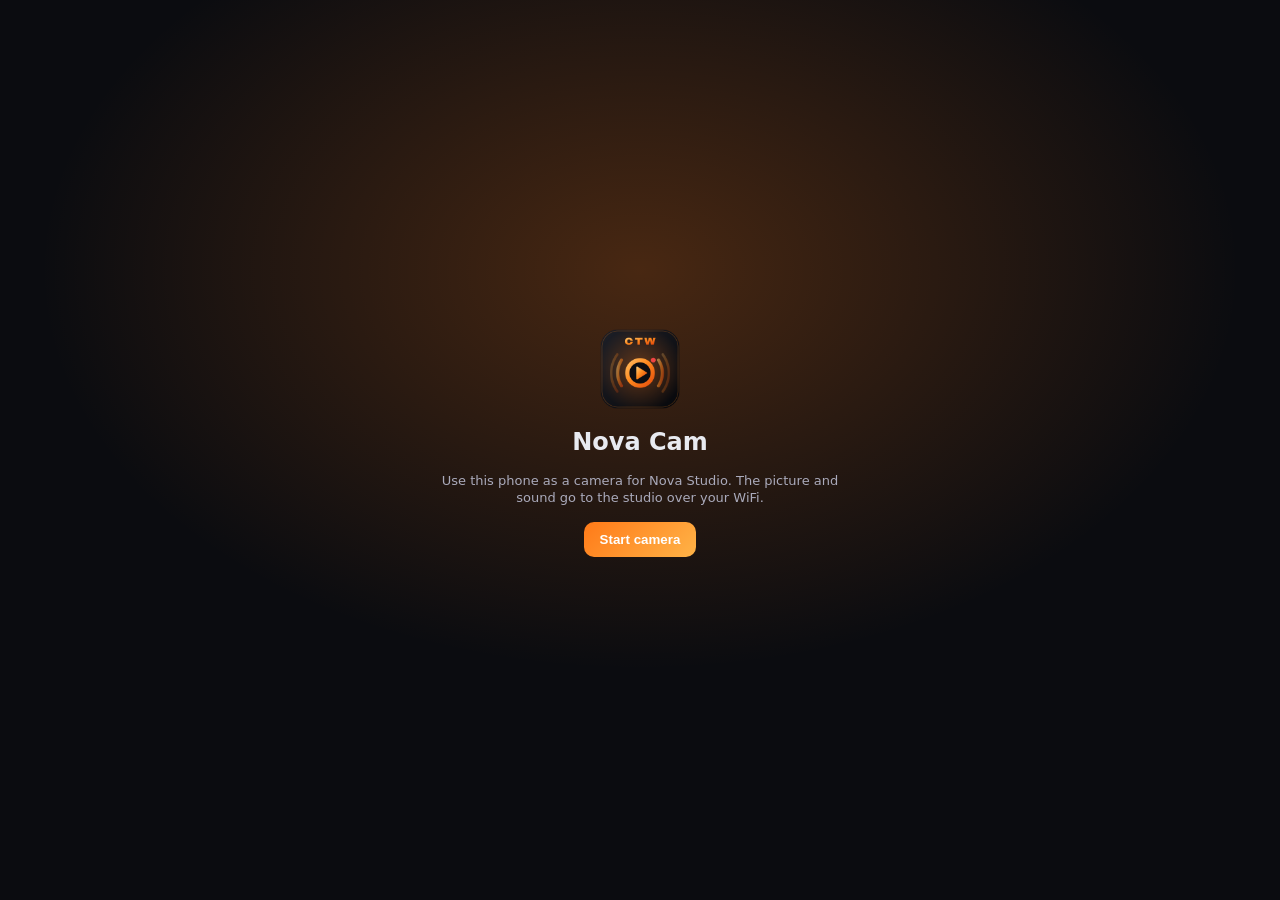
<file: index.html>
<!doctype html>
<html lang="en">
<head>
<meta charset="utf-8">
<meta name="viewport" content="width=device-width, initial-scale=1, viewport-fit=cover, user-scalable=no">
<meta name="theme-color" content="#0b0c10">
<meta name="mobile-web-app-capable" content="yes">
<meta name="apple-mobile-web-app-capable" content="yes">
<meta name="apple-mobile-web-app-status-bar-style" content="black-translucent">
<meta name="apple-mobile-web-app-title" content="Nova Cam">
<link rel="manifest" id="mf">
<link rel="icon" href="icon.png"><link rel="apple-touch-icon" href="icon.png">
<title>Nova Cam</title>
<style>
  :root { --a: #ff7a18; --b: #ffb347; --bg: #0b0c10; --panel: rgba(14,15,19,.82); --strip: rgba(8,9,11,.9); --line: rgba(255,255,255,.12); --ok: #22c55e; --warn: #f59e0b; --err: #ef4444; --txt: #e8eaf0; --dim: #8c92a3; }
  * { box-sizing: border-box; -webkit-tap-highlight-color: transparent; }
  html, body { margin: 0; height: 100%; background: #000; color: var(--txt); font: 13px/1.25 -apple-system, system-ui, "SF Pro Text", "Segoe UI", Roboto, sans-serif; overflow: hidden; user-select: none; -webkit-user-select: none; touch-action: manipulation; }
  .mono { font-variant-numeric: tabular-nums; font-feature-settings: "tnum"; }
  #v { position: fixed; inset: 0; width: 100%; height: 100%; object-fit: contain; background: #000; }
  #v.mirror, #ov.mirror { transform: scaleX(-1); }
  #ov, #guides { position: fixed; pointer-events: none; z-index: 1; }
  #ov { image-rendering: auto; opacity: .9; }
  #frame { position: fixed; inset: 0; pointer-events: none; border: 0 solid transparent; transition: border-color .2s, border-width .2s; z-index: 2; }
  #frame.program { border: 5px solid var(--err); box-shadow: inset 0 0 36px rgba(239,68,68,.4); }
  #frame.preview { border: 5px solid var(--ok); }
  body.notally #frame { border-width: 0 !important; box-shadow: none !important; } body.notally #tally { visibility: hidden; }
  #stealth { position: fixed; inset: 0; z-index: 30; background: #000; display: none; align-items: flex-end; justify-content: center; padding-bottom: 18px; color: #2a2a2a; font-size: 11px; font-weight: 700; }
  #stealth.on { display: flex; }
  /* ---- top strip (camera parameters) ---- */
  .top { position: fixed; top: 0; left: 0; right: 0; z-index: 6; display: flex; align-items: center; gap: 6px; height: calc(42px + env(safe-area-inset-top)); padding: env(safe-area-inset-top) max(10px, env(safe-area-inset-right)) 0 max(10px, env(safe-area-inset-left)); background: var(--strip); border-bottom: 1px solid rgba(255,255,255,.06); }
  .pill { display: inline-flex; align-items: center; gap: 6px; padding: 4px 9px; border-radius: 6px; background: #1b1d24; font-weight: 800; font-size: 11px; letter-spacing: .04em; white-space: nowrap; }
  .pill i { width: 7px; height: 7px; border-radius: 50%; background: #6b7280; }
  .pill.program { background: var(--err); color: #fff; } .pill.program i { background: #fff; animation: blink 1s infinite; }
  .pill.preview { background: var(--ok); color: #04140a; } .pill.preview i { background: #04140a; }
  @keyframes blink { 50% { opacity: .2; } }
  .name { font-weight: 800; font-size: 12.5px; max-width: 18vw; overflow: hidden; text-overflow: ellipsis; white-space: nowrap; color: #fff; }
  .params { display: flex; align-items: stretch; gap: 2px; margin: 0 auto; height: 100%; }
  .prm { display: flex; flex-direction: column; justify-content: center; align-items: center; min-width: 54px; padding: 0 8px; border: 0; background: none; color: var(--txt); border-radius: 6px; }
  .prm small { font-size: 9px; font-weight: 700; color: var(--dim); letter-spacing: .08em; }
  .prm b { font-size: 13.5px; font-weight: 700; white-space: nowrap; }
  .prm.on { background: rgba(255,122,24,.16); } .prm.on b { color: var(--b); } .prm.auto b::after { content: ' A'; font-size: 9px; color: var(--dim); vertical-align: top; }
  .tc { display: flex; flex-direction: column; align-items: flex-end; justify-content: center; }
  .tc b { font-size: 14px; font-weight: 700; letter-spacing: .02em; } .tc small { font-size: 9px; color: var(--dim); font-weight: 700; letter-spacing: .06em; }
  .tc.rec b { color: var(--err); } .tc.rec small { color: var(--err); }
  .sig { display: inline-flex; align-items: flex-end; gap: 2px; height: 14px; }
  .sig b { width: 3px; border-radius: 1px; background: rgba(255,255,255,.22); }
  .sig b:nth-child(1) { height: 25%; } .sig b:nth-child(2) { height: 50%; } .sig b:nth-child(3) { height: 75%; } .sig b:nth-child(4) { height: 100%; }
  .sig.q1 b:nth-child(-n+1), .sig.q2 b:nth-child(-n+2), .sig.q3 b:nth-child(-n+3), .sig.q4 b:nth-child(-n+4) { background: currentColor; }
  .q4, .q3 { color: var(--ok); } .q2 { color: var(--warn); } .q1, .q0 { color: var(--err); }
  #sigText { display: none; }
  #batt { font-size: 11px; font-weight: 700; color: var(--txt); min-width: 34px; text-align: right; }
  /* ---- bottom strip (audio, histogram, tools) ---- */
  .bottom { position: fixed; bottom: 0; left: 0; right: 0; z-index: 6; display: flex; align-items: center; gap: 10px; height: calc(54px + env(safe-area-inset-bottom)); padding: 0 max(10px, env(safe-area-inset-right)) env(safe-area-inset-bottom) max(10px, env(safe-area-inset-left)); background: var(--strip); border-top: 1px solid rgba(255,255,255,.06); }
  #histo { width: 112px; height: 38px; background: #0c0d10; border: 1px solid #23262e; border-radius: 4px; }
  .meter { display: flex; flex-direction: column; gap: 3px; width: min(30vw, 230px); }
  .meter .ch { position: relative; height: 9px; border-radius: 2px; background: #15171c; overflow: hidden; }
  .meter .ch i { position: absolute; left: 0; top: 0; bottom: 0; width: 0; background: linear-gradient(90deg, #22c55e 0%, #22c55e 70%, #eab308 84%, #ef4444 96%); background-size: min(30vw, 230px) 100%; transition: width .06s linear; }
  .meter .ch em { position: absolute; top: 0; bottom: 0; width: 2px; background: #fff; left: 0; opacity: .85; }
  .meter .scale { display: flex; justify-content: space-between; font-size: 8.5px; color: var(--dim); font-weight: 700; }
  .meter.clip .ch { box-shadow: 0 0 0 1px var(--err); } .meter.off { opacity: .35; }
  .mlabel { font-size: 9px; font-weight: 800; color: var(--dim); writing-mode: vertical-rl; transform: rotate(180deg); letter-spacing: .1em; }
  .tools { display: flex; gap: 4px; margin-left: auto; overflow-x: auto; scrollbar-width: none; }
  .tools::-webkit-scrollbar { display: none; }
  .tl { border: 0; background: #1b1d24; color: var(--dim); font-weight: 800; font-size: 10.5px; letter-spacing: .06em; padding: 7px 9px; border-radius: 6px; white-space: nowrap; }
  .tl.on { color: #111; background: var(--b); }
  /* ---- right column ---- */
  .side { position: fixed; right: max(10px, env(safe-area-inset-right)); top: calc(50% + 6px); transform: translateY(-50%); display: flex; flex-direction: column; align-items: center; gap: 9px; z-index: 5; }
  .rb { width: 44px; height: 44px; border-radius: 50%; border: 1px solid var(--line); background: var(--panel); color: #fff; display: grid; place-items: center; backdrop-filter: blur(8px); -webkit-backdrop-filter: blur(8px); transition: transform .1s, background .2s; }
  .rb:active { transform: scale(.92); } .rb.on { background: linear-gradient(135deg, var(--a), var(--b)); border-color: transparent; }
  .rb svg { width: 20px; height: 20px; stroke: currentColor; fill: none; stroke-width: 2; stroke-linecap: round; stroke-linejoin: round; }
  #bRec { width: 64px; height: 64px; border: 3px solid #fff; background: rgba(0,0,0,.35); padding: 0; }
  #bRec span { width: 46px; height: 46px; border-radius: 50%; background: var(--err); transition: border-radius .2s, width .2s, height .2s; }
  #bRec.on span { width: 26px; height: 26px; border-radius: 6px; }
  /* ---- zoom (left) ---- */
  .zoom { position: fixed; left: max(10px, env(safe-area-inset-left)); top: calc(50% + 6px); transform: translateY(-50%); display: flex; flex-direction: column; align-items: center; gap: 6px; z-index: 5; }
  .ztrack { position: relative; width: 40px; height: 40vh; max-height: 230px; border-radius: 20px; background: var(--panel); border: 1px solid var(--line); touch-action: none; backdrop-filter: blur(8px); -webkit-backdrop-filter: blur(8px); }
  .zfill { position: absolute; left: 0; right: 0; bottom: 0; border-radius: 20px; background: linear-gradient(0deg, rgba(255,122,24,.12), rgba(255,179,71,.5)); }
  .zknob { position: absolute; left: 5px; right: 5px; height: 30px; border-radius: 15px; background: #fff; color: #111; font-weight: 900; font-size: 11px; display: grid; place-items: center; box-shadow: 0 2px 10px rgba(0,0,0,.5); }
  .zp { display: flex; flex-direction: column; gap: 5px; }
  .zp button { width: 40px; height: 26px; border-radius: 13px; border: 1px solid var(--line); background: var(--panel); color: #fff; font-weight: 800; font-size: 11px; }
  /* ---- parameter drawer ---- */
  #drawer { position: fixed; left: 50%; bottom: calc(62px + env(safe-area-inset-bottom)); transform: translate(-50%, 20px); z-index: 7; min-width: min(560px, 80vw); max-width: 92vw; padding: 10px 14px; border-radius: 12px; background: rgba(14,15,19,.94); border: 1px solid var(--line); opacity: 0; pointer-events: none; transition: opacity .15s, transform .15s; }
  #drawer.open { opacity: 1; pointer-events: auto; transform: translate(-50%, 0); }
  #drawer h4 { margin: 0 0 8px; font-size: 11px; letter-spacing: .1em; color: var(--dim); display: flex; justify-content: space-between; }
  #drawer .r { display: flex; align-items: center; gap: 10px; margin: 6px 0; flex-wrap: wrap; }
  #drawer input[type=range] { flex: 1; min-width: 180px; accent-color: var(--a); }
  #drawer .val { min-width: 64px; text-align: right; font-weight: 800; }
  .chip { border: 1px solid var(--line); background: #1b1d24; color: var(--txt); font-weight: 700; font-size: 12px; padding: 7px 11px; border-radius: 8px; }
  .chip.on { background: linear-gradient(135deg, var(--a), var(--b)); color: #fff; border-color: transparent; }
  /* ---- focus square & level ---- */
  #fsq { position: fixed; width: 74px; height: 74px; margin: -37px 0 0 -37px; border: 2px solid var(--b); border-radius: 4px; z-index: 4; pointer-events: none; opacity: 0; transition: opacity .3s, transform .3s; transform: scale(1.3); }
  #fsq.on { opacity: 1; transform: scale(1); }
  #level { position: fixed; left: 50%; top: 50%; width: 180px; height: 0; border-top: 2px solid rgba(255,255,255,.85); margin-left: -90px; z-index: 3; pointer-events: none; display: none; }
  #level.ok { border-color: var(--ok); } #level::before, #level::after { content: ''; position: absolute; top: -6px; width: 2px; height: 10px; background: inherit; }
  #levelTxt { position: fixed; left: 50%; top: calc(50% + 10px); transform: translateX(-50%); z-index: 3; font-size: 11px; font-weight: 800; display: none; text-shadow: 0 1px 3px #000; }
  #banner { position: fixed; left: 50%; top: calc(54px + env(safe-area-inset-top)); transform: translateX(-50%); z-index: 8; display: none; align-items: center; gap: 10px; padding: 10px 16px; border-radius: 10px; font-weight: 800; box-shadow: 0 10px 30px rgba(0,0,0,.5); max-width: 92vw; text-align: center; }
  #banner.err { display: flex; background: var(--err); } #banner.warn { display: flex; background: var(--warn); color: #1a1004; } #banner.ok { display: flex; background: var(--ok); color: #04140a; }
  .sheet { position: fixed; inset: auto 0 0 0; z-index: 9; background: #121318; border-top: 1px solid var(--line); border-radius: 16px 16px 0 0; padding: 14px 18px max(18px, env(safe-area-inset-bottom)); transform: translateY(105%); transition: transform .25s; max-height: 88vh; overflow: auto; }
  .sheet.open { transform: none; }
  .sheet h3 { margin: 0 0 8px; font-size: 15px; } .sheet h5 { margin: 14px 0 4px; font-size: 10.5px; letter-spacing: .1em; color: var(--b); }
  .row { display: flex; align-items: center; gap: 10px; margin: 8px 0; flex-wrap: wrap; }
  .row label { min-width: 110px; color: #aab; font-size: 12.5px; font-weight: 700; }
  .seg { display: inline-flex; background: #0b0c10; border: 1px solid var(--line); border-radius: 9px; padding: 3px; flex-wrap: wrap; }
  .seg button { border: 0; background: none; color: #ccd; padding: 6px 11px; border-radius: 7px; font-weight: 700; font-size: 12.5px; }
  .seg button.on { background: linear-gradient(135deg, var(--a), var(--b)); color: #fff; }
  input[type=text] { background: #0b0c10; border: 1px solid var(--line); border-radius: 9px; color: #fff; padding: 8px 11px; font-size: 14px; flex: 1; min-width: 160px; user-select: text; -webkit-user-select: text; }
  input[type=range] { flex: 1; accent-color: var(--a); }
  .btn { border: 0; border-radius: 10px; padding: 10px 16px; font-weight: 800; background: linear-gradient(135deg, var(--a), var(--b)); color: #fff; }
  .stats { display: grid; grid-template-columns: repeat(3, 1fr); gap: 6px; }
  .stats div { background: #0b0c10; border: 1px solid var(--line); border-radius: 8px; padding: 7px; } .stats small { display: block; color: #889; font-size: 10.5px; } .stats b { font-size: 13px; }
  .hint { font-size: 12px; color: rgba(255,255,255,.75); }
  #start { position: fixed; inset: 0; z-index: 40; display: flex; flex-direction: column; align-items: center; justify-content: center; gap: 16px; padding: 30px; text-align: center; background: radial-gradient(600px 400px at 50% 30%, rgba(255,122,24,.25), transparent), #0b0c10; }
  #start img { width: 84px; height: 84px; border-radius: 20px; }
  #start h1 { margin: 0; font-size: 24px; } #start p { margin: 0; color: #aab; max-width: 420px; }
  #turn { position: fixed; left: 50%; top: 50%; transform: translate(-50%, -50%); z-index: 6; display: none; flex-direction: column; align-items: center; gap: 12px; padding: 22px 26px; border-radius: 20px; background: rgba(8,9,12,.82); text-align: center; font-weight: 800; max-width: 80vw; pointer-events: none; }
  #turn.on { display: flex; } #turn small { color: #aab; font-weight: 600; }
  #turn .ph { width: 34px; height: 58px; border: 3px solid #fff; border-radius: 8px; animation: turn 2.2s ease-in-out infinite; }
  @keyframes turn { 0%, 25% { transform: rotate(0); } 55%, 100% { transform: rotate(-90deg); } }
  #lockOverlay { position: fixed; inset: 0; z-index: 7; display: none; } #lockOverlay.on { display: block; }
  @media (orientation: portrait) { .params .prm:nth-child(n+4) { display: none; } .meter { width: 34vw; } #histo { display: none; } .name { display: none; } }
  @media (max-height: 360px) { .ztrack { height: 34vh; } .zp { display: none; } }
</style>
</head>
<body>
<video id="v" playsinline autoplay muted></video>
<canvas id="ov"></canvas><canvas id="guides"></canvas>
<div id="frame"></div>
<div id="fsq"></div><div id="level"></div><div id="levelTxt"></div>
<div id="stealth">● Nova Cam is on — screen resting to keep the phone cool · double-tap to show</div>
<div class="top">
  <span class="pill" id="tally"><i></i><span id="tallyText">CONNECTING</span></span>
  <span class="name" id="camName">Nova Cam</span>
  <div class="params">
    <button class="prm" data-p="res"><small>RES · FPS</small><b class="mono" id="pRes">1080 · 30</b></button>
    <button class="prm" data-p="zoom"><small>ZOOM</small><b class="mono" id="pZoom">1.0×</b></button>
    <button class="prm auto" data-p="ev" id="prmEv"><small>EXPOSURE</small><b class="mono" id="pEv">±0.0</b></button>
    <button class="prm auto" data-p="wb" id="prmWb"><small>WHITE BAL</small><b class="mono" id="pWb">AWB</b></button>
    <button class="prm auto" data-p="focus" id="prmFocus"><small>FOCUS</small><b id="pFocus">AF</b></button>
    <button class="prm" data-p="mic"><small>AUDIO</small><b id="pMic">MIC</b></button>
  </div>
  <div class="tc" id="tc"><b class="mono" id="tcTime">00:00:00</b><small id="tcLabel">ON AIR 00:00</small></div>
  <span class="sig q0" id="sig"><b></b><b></b><b></b><b></b></span><span id="sigText">—</span>
  <span id="batt" class="mono" style="display:none"></span>
</div>
<div id="banner"></div>
<div class="zoom" id="zoomBox">
  <div class="zp" id="zp"></div>
  <div class="ztrack" id="ztrack"><div class="zfill" id="zfill"></div><div class="zknob" id="zknob">1.0×</div></div>
</div>
<div class="side">
  <button class="rb" id="bTorch" title="Torch"><svg viewBox="0 0 24 24"><path d="M9 2h6l-1 6H10z"/><path d="M10 8h4v14h-4z"/></svg></button>
  <button class="rb" id="bFlip" title="Front / back"><svg viewBox="0 0 24 24"><path d="M3 7h3l2-3h8l2 3h3v12H3z"/><path d="M9 13a3 3 0 0 0 5.6 1.5M15 11a3 3 0 0 0-5.6-1.5"/></svg></button>
  <button class="rb" id="bRec" title="Record a clean copy (sent to the studio PC)"><span></span></button>
  <button class="rb" id="bPip" title="Floating picture — keeps the camera running while you use other apps" style="display:none"><svg viewBox="0 0 24 24"><rect x="3" y="5" width="18" height="14" rx="2"/><rect x="12" y="12" width="7" height="5" rx="1" fill="currentColor"/></svg></button>
  <button class="rb" id="bLock" title="Lock the screen buttons"><svg viewBox="0 0 24 24"><rect x="5" y="11" width="14" height="10" rx="2"/><path d="M8 11V7a4 4 0 0 1 8 0v4"/></svg></button>
  <button class="rb" id="bSet" title="Settings"><svg viewBox="0 0 24 24"><circle cx="12" cy="12" r="3"/><path d="M19.4 15a1.6 1.6 0 0 0 .3 1.8l.1.1a2 2 0 1 1-2.8 2.8l-.1-.1a1.6 1.6 0 0 0-1.8-.3 1.6 1.6 0 0 0-1 1.5V21a2 2 0 1 1-4 0v-.1a1.6 1.6 0 0 0-1-1.5 1.6 1.6 0 0 0-1.8.3l-.1.1a2 2 0 1 1-2.8-2.8l.1-.1a1.6 1.6 0 0 0 .3-1.8 1.6 1.6 0 0 0-1.5-1H3a2 2 0 1 1 0-4h.1a1.6 1.6 0 0 0 1.5-1 1.6 1.6 0 0 0-.3-1.8l-.1-.1a2 2 0 1 1 2.8-2.8l.1.1a1.6 1.6 0 0 0 1.8.3H9a1.6 1.6 0 0 0 1-1.5V3a2 2 0 1 1 4 0v.1a1.6 1.6 0 0 0 1 1.5 1.6 1.6 0 0 0 1.8-.3l.1-.1a2 2 0 1 1 2.8 2.8l-.1.1a1.6 1.6 0 0 0-.3 1.8V9a1.6 1.6 0 0 0 1.5 1H21a2 2 0 1 1 0 4h-.1a1.6 1.6 0 0 0-1.5 1z"/></svg></button>
</div>
<div class="bottom">
  <canvas id="histo" width="112" height="38"></canvas>
  <span class="mlabel">AUDIO</span>
  <div class="meter off" id="meter"><div class="ch"><i id="mL"></i><em id="pL"></em></div><div class="ch"><i id="mR"></i><em id="pR"></em></div>
    <div class="scale mono"><span>-48</span><span>-36</span><span>-24</span><span>-12</span><span>-6</span><span>0</span></div></div>
  <div class="tools" id="tools">
    <button class="tl" data-t="grid">GRID</button><button class="tl" data-t="guide">FRAME</button><button class="tl" data-t="zebra">ZEBRA</button>
    <button class="tl" data-t="peak">PEAKING</button><button class="tl" data-t="false">FALSE COL</button><button class="tl" data-t="level">LEVEL</button>
  </div>
</div>
<div id="drawer"></div>
<div id="lockOverlay"></div>
<div id="turn"><div class="ph"></div><div>Turn the phone sideways</div><small>for a landscape (16:9) picture</small></div>

<div class="sheet" id="sheet">
  <h3>Camera settings</h3>
  <div class="row"><label>Name</label><input type="text" id="nameIn" maxlength="40" placeholder="e.g. Pulpit phone"></div>
  <div class="row"><label>Picture</label><div class="seg" id="orientSeg"><button data-v="landscape">Landscape</button><button data-v="portrait">Portrait</button></div></div>
  <div class="row"><label>Quality</label><div class="seg" id="resSeg"><button data-v="720">720p</button><button data-v="1080">1080p</button></div></div>
  <div class="row"><label>Frame rate</label><div class="seg" id="fpsSeg"><button data-v="24">24</button><button data-v="30">30</button><button data-v="60">60</button></div></div>
  <div class="row"><label>Microphone</label><div class="seg" id="micSeg"><button data-v="1">Send sound</button><button data-v="0">Off</button></div></div>
  <div class="row"><label>Voice clean</label><div class="seg" id="nsSeg"><button data-v="0">Off (music)</button><button data-v="1">On (speech)</button></div></div>
  <div class="row" id="focusRow"><label>Focus</label><div class="seg" id="focusSeg"><button data-v="continuous">Auto</button><button data-v="manual">Locked</button></div></div>
  <div class="row" id="expRow"><label>Brightness</label><input type="range" id="expIn" min="-2" max="2" step="0.1" value="0"></div>
  <h5>OVERLAYS</h5>
  <div class="row"><label>Frame guide</label><div class="seg" id="guideSeg"><button data-v="916">9:16</button><button data-v="43">4:3</button><button data-v="11">1:1</button><button data-v="239">2.39:1</button><button data-v="safe">Safe 90%</button></div></div>
  <div class="row"><label>Zebra level</label><div class="seg" id="zebSeg"><button data-v="0.9">90%</button><button data-v="0.95">95%</button><button data-v="1">100%</button></div></div>
  <div class="row"><label>Peaking colour</label><div class="seg" id="pkSeg"><button data-v="#ff3b30">Red</button><button data-v="#34c759">Green</button><button data-v="#ffffff">White</button></div></div>
  <h5>OTHER APPS</h5>
  <div class="row"><label>Keep running</label><div class="seg" id="bgSeg"><button data-v="1">On</button><button data-v="0">Off</button></div></div>
  <p class="hint" style="text-align:left" id="bgHint">Need to text or check something? Tap the <b>floating picture</b> button first (the little window icon), then open the other app. The camera keeps sending from the small window. If the phone still pauses the camera, Nova Studio keeps the last picture and the camera restarts by itself when you come back.</p>
  <h5>LINK</h5>
  <div class="stats" id="stats"></div>
  <p class="hint" style="text-align:left;margin-top:12px"><b>Home screen:</b> Android Chrome — ⋮ → <i>Add to Home screen</i>. iPhone Safari — Share → <i>Add to Home Screen</i>. Next time just tap the icon.</p>
  <div class="row"><button class="btn" id="closeSheet">Done</button></div>
</div>

<div id="start">
  <img src="icon.png" alt="">
  <h1>Nova Cam</h1>
  <p id="startText">Use this phone as a camera for Nova Studio. The picture and sound go to the studio over your WiFi.</p>
  <button class="btn" id="go">Start camera</button>
  <p class="hint" id="startErr" style="color:#fca5a5"></p>
</div>

<script>
'use strict';
const $ = s => document.querySelector(s);
const qs = new URLSearchParams(location.search);
if (qs.get('k')) localStorage.setItem('nova.k', qs.get('k'));
if (qs.get('p')) localStorage.setItem('nova.p', qs.get('p'));
const K = qs.get('k') || localStorage.getItem('nova.k') || '';
if (qs.get('s') != null) localStorage.setItem('nova.s', qs.get('s'));
const SRV = qs.get('s') ?? localStorage.getItem('nova.s') ?? '';
const peerOpts = s => { if (!s) return { debug: 0 }; try { const u = new URL(/^https?:/.test(s) ? s : 'https://' + s); return { debug: 0, host: u.hostname, port: +u.port || (u.protocol === 'https:' ? 443 : 80), path: u.pathname || '/', secure: u.protocol === 'https:' }; } catch { return { debug: 0 }; } };
// LOCAL: page served by the studio PC (wss link).  CLOUD: page served from a normal https website — PC found through PeerJS, then a direct link over the WiFi.
const LOCAL = location.pathname === '/cam' && !qs.get('p');
const P = LOCAL ? '' : (qs.get('p') || localStorage.getItem('nova.p') || '');
if (LOCAL) $('#mf').href = '/manifest.webmanifest?k=' + encodeURIComponent(K); else $('#mf').remove();
let ID = localStorage.getItem('nova.id'); if (!ID) { ID = 'ph' + Math.random().toString(36).slice(2, 10) + Date.now().toString(36).slice(-4); localStorage.setItem('nova.id', ID); }
const guessName = () => { const ua = navigator.userAgent; const m = /Android [\d.]+; ([^;)]+)/.exec(ua); return m ? m[1].replace(/Build.*/, '').trim().slice(0, 28) : /iPhone/.test(ua) ? 'iPhone' : /iPad/.test(ua) ? 'iPad' : 'Phone'; };
const S = { name: localStorage.getItem('nova.name') || guessName(), res: +(localStorage.getItem('nova.res') || 1080), fps: +(localStorage.getItem('nova.fps') || 30), mic: localStorage.getItem('nova.mic') !== '0',
  facing: localStorage.getItem('nova.facing') || 'environment', orient: localStorage.getItem('nova.orient') || 'landscape', ns: localStorage.getItem('nova.ns') === '1', torch: false, zoom: 1, zcaps: null, mode: 'rtc', tally: '', pcName: '', locked: false };
let SID = '', stream = null, ws = null, pc = null, jpegTimer = null, wakeLock = null, retry = 0, zoomSpeed = 0, zoomTimer = null;
const rtts = []; let lastStatus = {}, lastPongAt = 0;

// ---------- camera ----------
async function openCamera() {
  if (stream) stream.getTracks().forEach(t => t.stop());
  const h = S.res, w = Math.round(h * 16 / 9);
  stream = await navigator.mediaDevices.getUserMedia({
    video: { facingMode: S.facing, width: { ideal: w }, height: { ideal: h }, frameRate: { ideal: S.fps } },
    audio: S.mic ? { echoCancellation: false, noiseSuppression: !!S.ns, autoGainControl: true, channelCount: { ideal: 2 } } : false });
  const v = $('#v'); v.srcObject = stream; v.classList.toggle('mirror', S.facing === 'user'); await v.play().catch(() => {});
  const track = stream.getVideoTracks()[0];
  const caps = track.getCapabilities ? track.getCapabilities() : {};
  S.zcaps = caps.zoom ? { min: caps.zoom.min, max: Math.min(caps.zoom.max, 30), step: caps.zoom.step || 0.1 } : null;
  S.torchOk = !!caps.torch; S.focusOk = caps.focusMode && caps.focusMode.length > 1; S.expCaps = caps.exposureCompensation || null;
  S.expModes = caps.exposureMode || []; S.wbModes = caps.whiteBalanceMode || []; S.focusModes = caps.focusMode || []; S.ctCaps = caps.colorTemperature || null; S.pointOk = 'pointsOfInterest' in (navigator.mediaDevices.getSupportedConstraints ? navigator.mediaDevices.getSupportedConstraints() : {});
  $('#bTorch').style.display = S.torchOk ? '' : 'none'; $('#focusRow').style.display = S.focusOk ? '' : 'none'; $('#expRow').style.display = S.expCaps ? '' : 'none';
  if (S.expCaps) { $('#expIn').min = S.expCaps.min; $('#expIn').max = S.expCaps.max; $('#expIn').step = S.expCaps.step || 0.1; }
  S.zoom = (track.getSettings && track.getSettings().zoom) || 1; drawZoom(); drawZoomPresets();
  if (S.focusModes.includes('continuous') && S.focusMode !== 'manual') track.applyConstraints({ advanced: [{ focusMode: 'continuous' }] }).catch(() => {});   // keep the speaker in focus
  // replace the tracks in a running WebRTC link (switching front / back or quality)
  if (pc) for (const s of pc.getSenders()) { const nt = stream.getTracks().find(t => s.track && t.kind === s.track.kind); if (nt) await s.replaceTrack(nt).catch(() => {}); }
  watchTracks(stream); setupAudio(stream); updateParams(); setTimeout(placeOverlays, 100);
  sendStatus(true);
}
async function setZoom(z) {
  const t = stream && stream.getVideoTracks()[0]; if (!t) return;
  if (S.zcaps) { z = Math.max(S.zcaps.min, Math.min(S.zcaps.max, z)); try { await t.applyConstraints({ advanced: [{ zoom: z }] }); S.zoom = z; } catch {} }
  drawZoom(); sendStatus();
}
function drawZoom() {
  const z = S.zcaps; $('#zoomBox').style.display = z ? '' : 'none'; if (!z) return;
  const k = (S.zoom - z.min) / Math.max(0.01, z.max - z.min); const tr = $('#ztrack').clientHeight;
  $('#zfill').style.height = (k * 100) + '%'; $('#zknob').style.bottom = (k * (tr - 46) + 6) + 'px'; $('#zknob').textContent = S.zoom.toFixed(1) + '×';
}
function drawZoomPresets() {
  const box = $('#zp'); box.innerHTML = ''; if (!S.zcaps) return;
  for (const z of [S.zcaps.min < 1 ? S.zcaps.min : null, 1, 2, 5].filter(v => v != null && v <= S.zcaps.max)) {
    const b = document.createElement('button'); b.textContent = (Math.round(z * 10) / 10) + '×'; b.onclick = () => setZoom(z); box.append(b); }
}
(() => { const tr = $('#ztrack'); let on = false;
  const set = e => { const r = tr.getBoundingClientRect(); const k = 1 - Math.max(0, Math.min(1, (e.clientY - r.top) / r.height)); const z = S.zcaps; if (z) setZoom(z.min + k * (z.max - z.min)); };
  tr.addEventListener('pointerdown', e => { on = true; tr.setPointerCapture(e.pointerId); set(e); });
  tr.addEventListener('pointermove', e => { if (on) set(e); }); tr.addEventListener('pointerup', () => { on = false; }); })();
const EASE = { smooth: k => k < .5 ? 4 * k * k * k : 1 - Math.pow(-2 * k + 2, 3) / 2, gentle: k => -(Math.cos(Math.PI * k) - 1) / 2, speedUp: k => k * k * k, slowDown: k => 1 - Math.pow(1 - k, 3), steady: k => k, cinematic: k => k < .5 ? 16 * k ** 5 : 1 - Math.pow(-2 * k + 2, 5) / 2 };
let zAnimT = null;
function zoomAnim(to, ms, ease) {                // smooth lens zoom from the studio (speed curve + duration)
  clearInterval(zAnimT); zoomRamp(0); if (!S.zcaps) return;
  const from = S.zoom, t0 = performance.now(), f = EASE[ease] || EASE.smooth; to = Math.max(S.zcaps.min, Math.min(S.zcaps.max, to));
  zAnimT = setInterval(() => { const k = Math.min(1, (performance.now() - t0) / Math.max(50, ms)); setZoom(from + (to - from) * f(k)); if (k >= 1) clearInterval(zAnimT); }, 40);
}
function zoomRamp(speed) {             // continuous zoom from the studio's PTZ joystick
  zoomSpeed = speed; clearInterval(zoomTimer); if (!speed || !S.zcaps) return;
  zoomTimer = setInterval(() => setZoom(S.zoom * Math.pow(S.zcaps.max / Math.max(0.1, S.zcaps.min), zoomSpeed * 0.02)), 50);
}

// ---------- link to Nova Studio ----------
// `ws` is the link to the studio: a WebSocket (LOCAL) or a PeerJS data connection wrapped to look like one (CLOUD)
function linkUp() { retry = 0; banner('ok', 'Connected to Nova Studio'); setTimeout(() => banner(), 1800); setTally(S.tally || 'standby'); sendStatus(true); }
function linkDown(denied, why) {
  stopRtc(); stopJpeg(); setTally('off'); quality(0);
  if (denied) { banner('err', why || 'Not allowed — scan the QR code in Nova Studio again'); return; }
  retry++; banner('err', `Lost the studio connection — reconnecting… ${retry > 2 ? (why || '(check the WiFi)') : ''}`);
  if (navigator.vibrate) navigator.vibrate([250, 120, 250]);
  clearTimeout(reconnTimer); reconnTimer = setTimeout(connect, Math.min(6000, 1000 + retry * 800));
}
let reconnTimer = null;
function connect() { clearTimeout(reconnTimer); if (ws && (ws.readyState === 0 || ws.readyState === 1)) return; if (LOCAL) connectLocal(); else connectCloud(); }
function connectLocal() {
  const u = `wss://${location.host}/ws/cam?k=${encodeURIComponent(K)}&id=${ID}&name=${encodeURIComponent(S.name)}`;
  const sock = ws = new WebSocket(u); ws.binaryType = 'arraybuffer';
  ws.onopen = linkUp;
  ws.onmessage = e => { let m; try { m = JSON.parse(e.data); } catch { return; } onMsg(m); };
  ws.onclose = ev => { if (ws === sock) linkDown(ev.code === 4003); };
  ws.onerror = () => {};
}
let peer = null;
function loadPeerJs() { return window.Peer ? Promise.resolve() : new Promise((ok, bad) => { const sc = document.createElement('script'); sc.src = 'peerjs.min.js'; sc.onload = ok; sc.onerror = () => bad(new Error('peerjs')); document.head.append(sc); }); }
async function connectCloud() {
  try { await loadPeerJs(); } catch { linkDown(false, '(no internet?)'); return; }
  const dead = { readyState: 3, bufferedAmount: 0, send() {} }; ws = dead;
  const go = () => {
    const conn = peer.connect(P, { reliable: true, serialization: 'binary', metadata: { k: K, id: ID, name: S.name, kind: 'cam' } });
    let opened = false;
    const w = { readyState: 0, get bufferedAmount() { return conn.dataChannel ? conn.dataChannel.bufferedAmount : 0; }, send: d => conn.send(d), conn };
    ws = w;
    const to = setTimeout(() => { if (!opened) { try { conn.close(); } catch {} } }, 12000);
    conn.on('open', () => { opened = true; clearTimeout(to); w.readyState = 1; linkUp(); });
    conn.on('data', d => { if (d && d.t === 'denied') { w.denied = d.reason || 'denied'; return; } onMsg(d); });
    conn.on('close', () => { clearTimeout(to); if (ws === w) { w.readyState = 3; linkDown(!!w.denied, w.denied ? 'Not allowed — scan the QR code in Nova Studio again' : opened ? '' : 'Nova Studio not found — is it open, and on the internet?'); } });
    conn.on('error', () => {});
  };
  if (peer && !peer.destroyed && peer.open) return go();
  if (peer) { try { peer.destroy(); } catch {} }
  peer = new Peer(peerOpts(SRV));
  peer.on('open', go);
  peer.on('error', e => { if (e.type === 'peer-unavailable') { if (ws && ws.conn) { try { ws.conn.close(); } catch {} } else linkDown(false, 'Nova Studio not found — is it open?'); }
    else if (['network', 'server-error', 'socket-error', 'socket-closed'].includes(e.type)) { try { peer.destroy(); } catch {} peer = null; if (!ws || ws.readyState !== 1) linkDown(false, '(no internet?)'); } });
  peer.on('disconnected', () => { try { peer.reconnect(); } catch {} });
}
const send = m => { if (ws && ws.readyState === 1) ws.send(LOCAL ? JSON.stringify(m) : m); };
async function onMsg(m) {
  switch (m.t) {
    case 'remic': if (S.mic) { S.needReopen = true; recover('studio asked'); } break;
    case 'offer': SID = m.sid || ''; await startRtc(m.sdp); break;
    case 'ice': if (pc && m.c && (!m.sid || m.sid === SID)) pc.addIceCandidate(m.c).catch(() => {}); break;
    case 'mode': if (m.mode === 'jpeg') { stopRtc(); startJpeg(); } else stopJpeg(); S.mode = m.mode; break;
    case 'pong': { lastPongAt = Date.now(); const r = Date.now() - m.ts; rtts.push(r); if (rtts.length > 10) rtts.shift(); break; }
    case 'tally': setTally(m.state); break;
    case 'name': if (m.name) { S.name = m.name; localStorage.setItem('nova.name', m.name); $('#camName').textContent = m.name; $('#nameIn').value = m.name; } S.pcName = m.pc || S.pcName; break;
    case 'zoomTo': setZoom(+m.value); break;
    case 'zoomSpeed': zoomRamp(+m.speed || 0); break;
    case 'torch': setTorch(!!m.on); break;
    case 'facing': S.facing = m.facing === 'user' ? 'user' : 'environment'; localStorage.setItem('nova.facing', S.facing); openCamera(); break;
    case 'res': S.res = +m.value || 1080; localStorage.setItem('nova.res', S.res); openCamera(); break;
    case 'fps': S.fps = +m.value || 30; localStorage.setItem('nova.fps', S.fps); openCamera(); break;
    case 'focus': applyAdv({ focusMode: m.mode }); break;
    case 'exposure': S.exp = +m.value; applyAdv({ exposureCompensation: +m.value }); break;
    case 'zoomAnim': zoomAnim(+m.to, +m.ms || 1000, m.ease); break;
    case 'stealth': $('#stealth').classList.toggle('on', !!m.on); break;
    case 'cool': S.cool = !!m.on; localStorage.setItem('nova.cool', S.cool ? '1' : '0'); lastTouch = Date.now(); break;
    case 'lockUi': if (!!m.on !== !!S.locked) $('#bLock').onclick(); break;
    case 'tallyShow': document.body.classList.toggle('notally', m.on === false); break;
    case 'exposureMode': applyAdv({ exposureMode: m.mode }); S.expMode = m.mode; break;
    case 'whiteBalance': applyAdv(m.mode === 'manual' && S.ctCaps && m.kelvin ? { whiteBalanceMode: 'manual', colorTemperature: Math.max(S.ctCaps.min, Math.min(S.ctCaps.max, +m.kelvin)) } : { whiteBalanceMode: m.mode }); S.wbMode = m.mode; break;
    case 'focusPoint': applyAdv({ focusMode: 'single-shot', pointsOfInterest: [{ x: +m.x, y: +m.y }] }); break;
    case 'iso': if (m.on) isoStart(); else isoStop(); break;
    case 'ns': setNs(!!m.on); break;
    case 'tool': if (m.name in PRO.tools && !!PRO.tools[m.name] !== !!m.on) document.querySelector(`#tools [data-t=${m.name}]`).click(); break;
    case 'restartCam': openCamera().then(() => { if (pc) send({ t: 'renegotiate' }); }).catch(() => {}); break;
    case 'identify': banner('ok', 'This is ' + S.name); if (navigator.vibrate) navigator.vibrate(300); setTimeout(() => banner(), 2000); break;
  }
}
async function startRtc(sdp) {
  stopRtc(); stopJpeg();
  pc = new RTCPeerConnection({ iceServers: LOCAL ? [] : [{ urls: ['stun:stun.l.google.com:19302', 'stun:stun1.l.google.com:19302'] }, { urls: ['turn:eu-0.turn.peerjs.com:3478', 'turn:us-0.turn.peerjs.com:3478'], username: 'peerjs', credential: 'peerjsp' }] });
  const mySid = SID; pc.onicecandidate = e => { if (e.candidate) send({ t: 'ice', c: e.candidate.toJSON ? e.candidate.toJSON() : e.candidate, sid: mySid }); };
  pc.onconnectionstatechange = () => { if (pc && ['failed'].includes(pc.connectionState)) send({ t: 'rtc-failed', sid: SID }); };
  for (const t of stream.getTracks()) { if (t.kind === 'video') try { t.contentHint = 'detail'; } catch {} pc.addTrack(t, stream); }   // 'detail' = keep it sharp, never blur it to save data
  await pc.setRemoteDescription({ type: 'offer', sdp });
  await preferHardwareCodec(pc);
  const ans = await pc.createAnswer(); await pc.setLocalDescription(ans);
  send({ t: 'answer', sdp: pc.localDescription.sdp, sid: SID });
  const vs = pc.getSenders().find(s => s.track && s.track.kind === 'video');
  if (vs && vs.getParameters) { try { const p = vs.getParameters(); p.encodings = p.encodings && p.encodings.length ? p.encodings : [{}]; const e0 = p.encodings[0]; e0.maxBitrate = S.res >= 2160 ? 25e6 : S.res >= 1080 ? 14e6 : 7e6; e0.scaleResolutionDownBy = 1; e0.maxFramerate = S.fps; e0.priority = 'high'; e0.networkPriority = 'high';
    p.degradationPreference = 'maintain-resolution'; await vs.setParameters(p); } catch {} }   // full picture size always — on a weak link it drops a few frames instead of going blurry
}
function stopRtc() { if (pc) { try { pc.close(); } catch {} pc = null; } }
// Use the phone's video chip (hardware H.264) when it has one: software encoding makes a busy phone soften the picture to keep up.
async function preferHardwareCodec(pc) {
  try {
    const tr = pc.getTransceivers().find(t => t.sender && t.sender.track && t.sender.track.kind === 'video'); const caps = RTCRtpSender.getCapabilities && RTCRtpSender.getCapabilities('video');
    if (!tr || !tr.setCodecPreferences || !caps) return;
    const h = S.res, w = Math.round(h * 16 / 9); let hw = false;
    if (navigator.mediaCapabilities && navigator.mediaCapabilities.encodingInfo) {
      try { const r = await navigator.mediaCapabilities.encodingInfo({ type: 'webrtc', video: { contentType: 'video/H264', width: w, height: h, bitrate: 8e6, framerate: S.fps } }); hw = !!(r.supported && r.powerEfficient); } catch {}
    } else hw = /iPhone|iPad|Macintosh/.test(navigator.userAgent);   // Apple phones always encode H.264 in hardware
    if (!hw) return;
    const isH = c => /h264/i.test(c.mimeType), pm1 = c => /packetization-mode=1/.test(c.sdpFmtpLine || '') ? 1 : 0, high = c => /profile-level-id=64/.test(c.sdpFmtpLine || '') ? 1 : 0;
    const h264 = caps.codecs.filter(isH).sort((a, b) => (pm1(b) - pm1(a)) || (high(b) - high(a)));
    if (h264.length) { tr.setCodecPreferences([...h264, ...caps.codecs.filter(c => !isH(c))]); S.codec = 'H.264 (hardware)'; }
  } catch (e) { console.warn('codec', e); }
}
// JPEG fallback (when WebRTC cannot connect on this network)
const cv = document.createElement('canvas');
function startJpeg() {
  stopJpeg(); const v = $('#v'); pcmStart();
  jpegTimer = setInterval(() => {
    if (!ws || ws.readyState !== 1 || ws.bufferedAmount > 1.5e6 || !v.videoWidth) return;
    const big = Math.max(v.videoWidth, v.videoHeight), lim = LOCAL ? 1920 : 1280, k = Math.min(1, lim / big); const w = Math.round(v.videoWidth * k), h = Math.round(v.videoHeight * k);
    if (cv.width !== w) { cv.width = w; cv.height = h; } cv.getContext('2d').drawImage(v, 0, 0, w, h);
    cv.toBlob(b => b && b.arrayBuffer().then(buf => ws && ws.readyState === 1 && ws.send(buf)), 'image/jpeg', LOCAL ? 0.92 : 0.8);
  }, 1000 / Math.min(S.fps, LOCAL ? 25 : 15));
}
function stopJpeg() { clearInterval(jpegTimer); jpegTimer = null; pcmStop(); }
// Sound in compatible mode: when the direct link cannot connect, the microphone travels with the pictures as small PCM packets
// ("NAU1" + rate/10 + 16-bit mono samples at 24 kHz, about 0.4 Mbit/s)
const PCM = { sp: null, mute: null, src: null, frac: 0, rate: 24000 };
function pcmStart() {
  if (PCM.sp || !actx || !aSrc || !S.mic) return;
  try {
    const sp = PCM.sp = actx.createScriptProcessor(2048, 1, 1); const mute = PCM.mute = actx.createGain(); mute.gain.value = 0;
    aSrc.connect(sp); sp.connect(mute); mute.connect(actx.destination); PCM.src = aSrc; PCM.frac = 0;
    sp.onaudioprocess = e => {
      if (!jpegTimer || !S.mic || !ws || ws.readyState !== 1 || ws.bufferedAmount > 2.5e6) return;
      const x = e.inputBuffer.getChannelData(0), ratio = actx.sampleRate / PCM.rate, n = Math.floor((x.length - PCM.frac) / ratio); if (n <= 0) return;
      const out = new ArrayBuffer(8 + n * 2), dv = new DataView(out); dv.setUint8(0, 0x4e); dv.setUint8(1, 0x41); dv.setUint8(2, 0x55); dv.setUint8(3, 0x31); dv.setUint16(4, PCM.rate / 10, true);
      for (let i = 0; i < n; i++) { const p = PCM.frac + i * ratio, k = p | 0, t = p - k, a = x[k], b = k + 1 < x.length ? x[k + 1] : a; let v = a + (b - a) * t; v = v > 1 ? 1 : v < -1 ? -1 : v; dv.setInt16(8 + i * 2, v * 32767, true); }
      PCM.frac = PCM.frac + n * ratio - x.length;
      try { ws.send(out); } catch {}
    };
  } catch (e) { console.warn('pcm', e); PCM.sp = null; }
}
function pcmStop() { if (!PCM.sp) return; try { PCM.sp.onaudioprocess = null; PCM.src && PCM.src.disconnect(PCM.sp); PCM.sp.disconnect(); PCM.mute.disconnect(); } catch {} PCM.sp = PCM.mute = PCM.src = null; }
async function applyAdv(c) { const t = stream && stream.getVideoTracks()[0]; if (!t) return; try { await t.applyConstraints({ advanced: [c] }); } catch {} sendStatus(); }
async function setTorch(on) { S.torch = on; $('#bTorch').classList.toggle('on', on); await applyAdv({ torch: on }); }

// ---------- health: how good is the WiFi link ----------
let lossPct = 0, rtcRtt = null;
// ---------- quality guard: what the phone really sends, and keeping it cool so it never drops quality ----------
const SQ = { at: 0, bytes: 0, kbps: 0, w: 0, h: 0, fps: 0, limit: 'none', cpuRuns: 0, cooled: false };
function guardQuality() {
  // A WiFi link that is losing packets turns a full-size picture into blocks and "scratches". Keep the picture clean:
  // after a few seconds of heavy loss send a slightly smaller, clean picture, and go back to full sharpness when the link is healthy again.
  const lossy = lossPct > 4 || (SQ.limit === 'bandwidth' && lossPct > 1.5);
  SQ.lossRuns = lossy ? (SQ.lossRuns || 0) + 1 : 0; SQ.goodRuns = !lossy && lossPct < 0.8 ? (SQ.goodRuns || 0) + 1 : 0;
  if (!SQ.protect && SQ.lossRuns >= 3) setProtect(true);
  else if (SQ.protect && SQ.goodRuns >= 15) setProtect(false);
  // a phone that gets hot or busy lowers the picture: give it less work (fewer frames per second, screen resting) and keep the full sharpness
  SQ.cpuRuns = SQ.limit === 'cpu' ? SQ.cpuRuns + 1 : 0;
  if (SQ.cpuRuns >= 3 && !SQ.cooled && S.fps > 24) {
    SQ.cooled = true; const t = stream && stream.getVideoTracks()[0];
    if (t) t.applyConstraints({ frameRate: { ideal: 24, max: 25 } }).catch(() => {});
    const vs = pc && pc.getSenders().find(x => x.track && x.track.kind === 'video'); if (vs) { const p = vs.getParameters(); if (p.encodings && p.encodings[0]) { p.encodings[0].maxFramerate = 24; vs.setParameters(p).catch(() => {}); } }
    if (S.cool !== false) setRest(true);
  }
}
function setProtect(on) {
  SQ.protect = on; const vs = pc && pc.getSenders().find(x => x.track && x.track.kind === 'video'); if (!vs || !vs.getParameters) return;
  try { const p = vs.getParameters(); const e0 = p.encodings && p.encodings[0]; if (!e0) return;
    const full = S.res >= 2160 ? 25e6 : S.res >= 1080 ? 14e6 : 7e6;
    e0.scaleResolutionDownBy = on ? (S.res >= 1080 ? 1.5 : 1.25) : 1; e0.maxBitrate = on ? Math.round(full * 0.45) : full;
    p.degradationPreference = on ? 'balanced' : 'maintain-resolution'; vs.setParameters(p).catch(() => {});
  } catch {}
  send({ t: 'slog', text: on ? 'Weak WiFi — sending a smaller clean picture to avoid blocks' : 'WiFi healthy again — full sharp picture' });
}
// resting screen: black screen, preview off — the phone runs much cooler (double-tap to wake)
S.cool = localStorage.getItem('nova.cool') !== '0'; let lastTouch = Date.now();
addEventListener('pointerdown', () => { lastTouch = Date.now(); }, { capture: true });
function setRest(on) { $('#stealth').classList.toggle('on', !!on); }
new MutationObserver(() => { const on = $('#stealth').classList.contains('on'); $('#v').style.visibility = on && S.mode !== 'jpeg' ? 'hidden' : ''; }).observe($('#stealth'), { attributes: true, attributeFilter: ['class'] });
setInterval(() => { if (S.cool && S.tally && S.tally !== 'off' && Date.now() - lastTouch > 60000 && !$('#stealth').classList.contains('on') && ws && ws.readyState === 1) setRest(true); }, 5000);
async function measure() {
  send({ t: 'ping', ts: Date.now() });
  if (pc) { try { const st = await pc.getStats(); st.forEach(r => { if (r.type === 'remote-inbound-rtp' && r.kind === 'video') { rtcRtt = r.roundTripTime != null ? r.roundTripTime * 1000 : rtcRtt; lossPct = r.fractionLost != null ? r.fractionLost * 100 : lossPct; }
    if (r.type === 'outbound-rtp' && r.kind === 'video') { const now = r.timestamp, b = r.bytesSent || 0; if (SQ.at && now > SQ.at) SQ.kbps = Math.round((b - SQ.bytes) * 8 / (now - SQ.at)); SQ.at = now; SQ.bytes = b;
      SQ.w = r.frameWidth || 0; SQ.h = r.frameHeight || 0; SQ.fps = Math.round(r.framesPerSecond || 0); SQ.limit = r.qualityLimitationReason || 'none'; } }); } catch {} guardQuality(); }
  const avg = rtts.length ? rtts.reduce((a, b) => a + b, 0) / rtts.length : null;
  const jitter = rtts.length > 2 ? Math.sqrt(rtts.reduce((a, b) => a + (b - avg) * (b - avg), 0) / rtts.length) : 0;
  const rtt = rtcRtt != null ? rtcRtt : avg;
  let q = !ws || ws.readyState !== 1 ? 0 : rtt == null ? 3 : rtt < 35 && jitter < 15 && lossPct < 1 ? 4 : rtt < 80 && lossPct < 3 ? 3 : rtt < 180 && lossPct < 8 ? 2 : 1;
  const con = navigator.connection; if (con && con.downlink && con.downlink < 2 && q > 2) q = 2;
  quality(q, rtt, jitter);
  sendStatus();
}
function quality(q, rtt, jitter) {
  S.q = q; S.rtt = rtt; S.jitter = jitter;
  $('#sig').className = 'sig q' + q;
  const txt = ['Disconnected', 'Weak — move closer to the WiFi', 'Fair — getting far from the WiFi', 'Good', 'Excellent'][q];
  $('#sigText').textContent = txt; $('#sigText').className = 'q' + q;
  if (q === 1 && ws && ws.readyState === 1) { banner('warn', 'WiFi is weak here — move closer to the router'); if (navigator.vibrate && !S.warned) { navigator.vibrate(150); S.warned = true; } }
  else if (q >= 3 && $('#banner').classList.contains('warn')) { banner(); S.warned = false; }
  renderStats();
}
let battery = null; if (navigator.getBattery) navigator.getBattery().then(b => { battery = b; const up = () => { $('#batt').style.display = ''; $('#batt').textContent = (b.charging ? '⚡ ' : '') + Math.round(b.level * 100) + '%'; sendStatus(); }; b.onlevelchange = up; b.onchargingchange = up; up(); });
function sendStatus(force) {
  const t = stream && stream.getVideoTracks()[0]; const st = t && t.getSettings ? t.getSettings() : {};
  const s = { t: 'status', name: S.name, q: S.q, rtt: S.rtt != null ? Math.round(S.rtt) : null, jitter: S.jitter != null ? Math.round(S.jitter) : null, loss: Math.round(lossPct * 10) / 10,
    battery: battery ? Math.round(battery.level * 100) : null, charging: battery ? battery.charging : null, zoom: Math.round(S.zoom * 100) / 100, zcaps: S.zcaps, torch: S.torch, torchOk: !!S.torchOk, expCaps: S.expCaps ? { min: S.expCaps.min, max: S.expCaps.max, step: S.expCaps.step } : null, exp: S.exp || 0, expModes: S.expModes, wbModes: S.wbModes, focusModes: S.focusModes, ct: S.ctCaps ? { min: S.ctCaps.min, max: S.ctCaps.max } : null, pointOk: !!S.pointOk, stealth: $('#stealth').classList.contains('on'), locked: !!S.locked, rec: typeof ISO !== 'undefined' && ISO.on, recMB: typeof ISO !== 'undefined' ? Math.round(ISO.queuedMB) : 0, level: typeof level !== 'undefined' ? Math.round(level) : null, ns: !!S.ns, mic: !!S.mic,
    facing: S.facing, orient: portraitQ.matches ? 'portrait' : 'landscape', w: st.width, h: st.height, fps: st.frameRate ? Math.round(st.frameRate) : S.fps, mode: S.mode, net: navigator.connection ? navigator.connection.effectiveType : null, bg: document.hidden, camPaused: !!S.camMuted,
    sw: SQ.w, sh: SQ.h, skbps: SQ.kbps, sfps: SQ.fps, limit: SQ.limit, cooled: SQ.cooled, cool: S.cool };
  const key = JSON.stringify(s); if (!force && key === lastStatus.key && Date.now() - lastStatus.at < 5000) return; lastStatus = { key, at: Date.now() }; send(s);
}
function renderStats() {
  const t = stream && stream.getVideoTracks()[0]; const st = t && t.getSettings ? t.getSettings() : {};
  $('#stats').innerHTML = [['Delay', S.rtt != null ? Math.round(S.rtt) + ' ms' : '—'], ['Jitter', S.jitter != null ? Math.round(S.jitter) + ' ms' : '—'], ['Lost', lossPct.toFixed(1) + ' %'],
    ['Picture', st.width ? `${st.width}×${st.height}` : '—'], ['Frames', st.frameRate ? Math.round(st.frameRate) + ' fps' : '—'], ['Link', S.mode === 'jpeg' ? 'Compatible' : 'Direct (WebRTC)']]
    .map(([k, v]) => `<div><small>${k}</small><b>${v}</b></div>`).join('');
}
function setTally(s) {
  S.tally = s; const map = { program: ['program', 'LIVE'], preview: ['preview', 'PREVIEW'], standby: ['', 'READY'], off: ['', 'OFFLINE'] }; const [cls, txt] = map[s] || map.standby;
  $('#tally').className = 'pill ' + cls; $('#tallyText').textContent = txt; $('#frame').className = cls;
}
function banner(kind, text) { const b = $('#banner'); b.className = kind || ''; b.textContent = text || ''; }

// ---------- buttons ----------
$('#bTorch').onclick = () => setTorch(!S.torch);
$('#bFlip').onclick = () => { S.facing = S.facing === 'user' ? 'environment' : 'user'; localStorage.setItem('nova.facing', S.facing); openCamera(); };
$('#bLock').onclick = () => { S.locked = !S.locked; $('#bLock').classList.toggle('on', S.locked); $('#lockOverlay').classList.toggle('on', S.locked); document.querySelectorAll('.zoom, #bTorch, #bFlip, #bSet, #bRec, .params, .tools').forEach(e => { e.style.opacity = S.locked ? .25 : 1; e.style.pointerEvents = S.locked ? 'none' : ''; }); };
$('#bSet').onclick = () => { renderStats(); $('#sheet').classList.add('open'); };
$('#closeSheet').onclick = () => $('#sheet').classList.remove('open');
$('#nameIn').value = S.name; $('#camName').textContent = S.name;
$('#nameIn').onchange = e => { S.name = e.target.value.trim() || guessName(); localStorage.setItem('nova.name', S.name); $('#camName').textContent = S.name; send({ t: 'rename', name: S.name }); };
const seg = (id, key, cb) => { const el = $(id); const draw = () => el.querySelectorAll('button').forEach(b => b.classList.toggle('on', String(b.dataset.v) === String(key()))); el.querySelectorAll('button').forEach(b => b.onclick = () => { cb(b.dataset.v); draw(); }); draw(); };
seg('#orientSeg', () => S.orient, v => { S.orient = v; localStorage.setItem('nova.orient', v); checkTurn(); });
seg('#resSeg', () => S.res, v => { S.res = +v; localStorage.setItem('nova.res', v); openCamera(); });
seg('#fpsSeg', () => S.fps, v => { S.fps = +v; localStorage.setItem('nova.fps', v); openCamera(); });
seg('#micSeg', () => (S.mic ? 1 : 0), v => { S.mic = v === '1'; localStorage.setItem('nova.mic', v); openCamera().then(() => send({ t: 'renegotiate' })); });
seg('#focusSeg', () => S.focusMode || 'continuous', v => { S.focusMode = v; applyAdv({ focusMode: v }); });
$('#expIn').oninput = e => applyAdv({ exposureCompensation: +e.target.value });
// (leaving / coming back to the app is handled in the BACKGROUND section at the end)
async function keepAwake() { try { if ('wakeLock' in navigator) wakeLock = await navigator.wakeLock.request('screen'); } catch {} }
const portraitQ = matchMedia('(orientation: portrait)');
function checkTurn() { $('#turn').classList.toggle('on', !!stream && S.orient === 'landscape' && portraitQ.matches); }
const onTurn = () => { checkTurn(); setTimeout(() => { drawZoom(); sendStatus(true); }, 600); };
portraitQ.addEventListener ? portraitQ.addEventListener('change', onTurn) : portraitQ.addListener(onTurn);
window.addEventListener('resize', () => { drawZoom(); checkTurn(); });
(() => { let last = 0; $('#stealth').addEventListener('pointerup', () => { const n = Date.now(); if (n - last < 400) $('#stealth').classList.remove('on'); last = n; }); })();

// ---------- start ----------
async function begin() {
  $('#startErr').textContent = '';
  if (!window.isSecureContext || !navigator.mediaDevices) { $('#startErr').textContent = 'Open this page from the QR code in Nova Studio.'; return; }
  if (!K || (!LOCAL && !P)) { $('#startErr').textContent = 'Scan the QR code in Nova Studio (Phones tab) to pair this phone.'; return; }
  try { await openCamera(); } catch (e) { $('#startErr').textContent = 'Camera not allowed: ' + (e.message || e.name) + ' — allow camera and microphone for this site.'; return; }
  $('#start').style.display = 'none'; keepAwake(); checkTurn();
  try { if (screen.orientation && screen.orientation.lock) screen.orientation.lock('landscape').catch(() => {}); } catch {}
  connect(); setInterval(measure, 2000); startKeepAlive();
}
$('#go').onclick = begin;
if (localStorage.getItem('nova.started') && K) { $('#startText').textContent = 'Connecting to Nova Studio…'; begin(); }   // opened from the home-screen icon: start by itself
$('#go').addEventListener('click', () => localStorage.setItem('nova.started', '1'));

// ======================= PRO CAMERA (Blackmagic-style) =======================
const PRO = { tools: JSON.parse(localStorage.getItem('nova.tools') || '{"grid":true}'), guide: localStorage.getItem('nova.guide') || '916', zebra: +(localStorage.getItem('nova.zebra') || 0.95), peakCol: localStorage.getItem('nova.peak') || '#ff3b30' };
const saveTools = () => localStorage.setItem('nova.tools', JSON.stringify(PRO.tools));
function videoRect() { const v = $('#v'), W = innerWidth, H = innerHeight, vw = v.videoWidth || 16, vh = v.videoHeight || 9; const s = Math.min(W / vw, H / vh); const w = vw * s, h = vh * s; return { x: (W - w) / 2, y: (H - h) / 2, w, h }; }
function placeOverlays() { const r = videoRect(); for (const id of ['#ov', '#guides']) { const c = $(id); Object.assign(c.style, { left: r.x + 'px', top: r.y + 'px', width: r.w + 'px', height: r.h + 'px' }); } drawGuides(r); }
// ---- tool buttons ----
document.querySelectorAll('#tools .tl').forEach(b => { b.classList.toggle('on', !!PRO.tools[b.dataset.t]); b.onclick = () => { const t = b.dataset.t; PRO.tools[t] = !PRO.tools[t]; b.classList.toggle('on', PRO.tools[t]); saveTools(); if (t === 'level' && PRO.tools.level) startLevel(); placeOverlays(); updateLevelVis(); }; });
seg('#guideSeg', () => PRO.guide, v => { PRO.guide = v; localStorage.setItem('nova.guide', v); PRO.tools.guide = true; saveTools(); document.querySelector('#tools [data-t=guide]').classList.add('on'); placeOverlays(); });
seg('#zebSeg', () => PRO.zebra, v => { PRO.zebra = +v; localStorage.setItem('nova.zebra', v); });
seg('#pkSeg', () => PRO.peakCol, v => { PRO.peakCol = v; localStorage.setItem('nova.peak', v); });
// ---- guides: thirds, centre, frame lines ----
function drawGuides(r) {
  const c = $('#guides'), dpr = devicePixelRatio || 1; c.width = Math.round(r.w * dpr); c.height = Math.round(r.h * dpr); const x = c.getContext('2d'); x.scale(dpr, dpr); x.clearRect(0, 0, r.w, r.h);
  if (PRO.tools.grid) { x.strokeStyle = 'rgba(255,255,255,.35)'; x.lineWidth = 1; x.beginPath(); for (const k of [1 / 3, 2 / 3]) { x.moveTo(r.w * k, 0); x.lineTo(r.w * k, r.h); x.moveTo(0, r.h * k); x.lineTo(r.w, r.h * k); } x.stroke();
    x.beginPath(); x.moveTo(r.w / 2 - 9, r.h / 2); x.lineTo(r.w / 2 + 9, r.h / 2); x.moveTo(r.w / 2, r.h / 2 - 9); x.lineTo(r.w / 2, r.h / 2 + 9); x.stroke(); }
  if (PRO.tools.guide) {
    let gw = r.w, gh = r.h; const g = PRO.guide;
    if (g === 'safe') { gw = r.w * 0.9; gh = r.h * 0.9; }
    else { const ar = g === '916' ? 9 / 16 : g === '43' ? 4 / 3 : g === '11' ? 1 : 2.39; if (r.w / r.h > ar) gw = r.h * ar; else gh = r.w / ar; }
    const gx = (r.w - gw) / 2, gy = (r.h - gh) / 2;
    x.fillStyle = g === 'safe' ? 'rgba(0,0,0,0)' : 'rgba(0,0,0,.45)'; x.fillRect(0, 0, r.w, gy); x.fillRect(0, gy + gh, r.w, r.h - gy - gh); x.fillRect(0, gy, gx, gh); x.fillRect(gx + gw, gy, r.w - gx - gw, gh);
    x.strokeStyle = 'rgba(255,214,10,.85)'; x.setLineDash(g === 'safe' ? [6, 5] : []); x.strokeRect(gx + .5, gy + .5, gw - 1, gh - 1); x.setLineDash([]);
  }
}
// ---- scopes: histogram, zebra, peaking, false colour (computed small, drawn over the picture) ----
const SW = 320, SH = 180; const sc = document.createElement('canvas'); sc.width = SW; sc.height = SH; const sx = sc.getContext('2d', { willReadFrequently: true });
const ov = $('#ov'); ov.width = SW; ov.height = SH; const ox = ov.getContext('2d'); const ovImg = ox.createImageData(SW, SH);
const histo = $('#histo').getContext('2d'); let phase = 0; const lumaBuf = new Float32Array(SW * SH);
function falseCol(l) { return l < 0.03 ? [110, 0, 140] : l < 0.12 ? [25, 70, 230] : l < 0.38 ? [70, 70, 70] : l < 0.52 ? [40, 200, 70] : l < 0.62 ? [140, 140, 140] : l < 0.7 ? [255, 120, 170] : l < 0.9 ? [175, 175, 175] : l < 0.98 ? [255, 215, 0] : [255, 30, 30]; }
function scopes() {
  const v = $('#v'); if (!v.videoWidth || document.hidden || $('#stealth').classList.contains('on')) return;
  try { sx.drawImage(v, 0, 0, SW, SH); } catch { return; }
  const d = sx.getImageData(0, 0, SW, SH).data; const bins = new Uint32Array(64);
  for (let i = 0, p = 0; i < d.length; i += 4, p++) { const l = (0.2126 * d[i] + 0.7152 * d[i + 1] + 0.0722 * d[i + 2]) / 255; lumaBuf[p] = l; bins[Math.min(63, (l * 64) | 0)]++; }
  // histogram
  const hw = 112, hh = 38; histo.clearRect(0, 0, hw, hh); let mx = 1; for (const b of bins) mx = Math.max(mx, b); histo.fillStyle = 'rgba(235,238,245,.85)';
  for (let i = 0; i < 64; i++) { const bh = Math.sqrt(bins[i] / mx) * (hh - 2); histo.fillRect(i * hw / 64, hh - bh, hw / 64 + 0.5, bh); }
  histo.fillStyle = bins[63] > SW * SH * 0.02 ? '#ef4444' : 'transparent'; histo.fillRect(hw - 3, 0, 3, hh);
  const t = PRO.tools; const o = ovImg.data;
  if (!t.zebra && !t.peak && !t.false) { if (ov.dataset.used) { ox.clearRect(0, 0, SW, SH); ov.dataset.used = ''; } return; }
  phase = (phase + 1) % 8; let gmax = 0; const grad = t.peak ? new Float32Array(SW * SH) : null;
  if (t.peak) for (let y = 1; y < SH - 1; y++) for (let x = 1; x < SW - 1; x++) { const p = y * SW + x;
    const gx = -lumaBuf[p - SW - 1] - 2 * lumaBuf[p - 1] - lumaBuf[p + SW - 1] + lumaBuf[p - SW + 1] + 2 * lumaBuf[p + 1] + lumaBuf[p + SW + 1];
    const gy = -lumaBuf[p - SW - 1] - 2 * lumaBuf[p - SW] - lumaBuf[p - SW + 1] + lumaBuf[p + SW - 1] + 2 * lumaBuf[p + SW] + lumaBuf[p + SW + 1];
    const g = gx * gx + gy * gy; grad[p] = g; if (g > gmax) gmax = g; }
  const pk = PRO.peakCol, pr = parseInt(pk.slice(1, 3), 16), pg = parseInt(pk.slice(3, 5), 16), pb = parseInt(pk.slice(5, 7), 16); const gth = gmax * 0.22;
  for (let p = 0, i = 0; p < SW * SH; p++, i += 4) {
    const l = lumaBuf[p]; let r = 0, g = 0, b = 0, a = 0;
    if (t.false) { [r, g, b] = falseCol(l); a = 205; }
    if (t.zebra && l >= PRO.zebra - 0.005) { const x = p % SW, y = (p / SW) | 0; if (((x + y + phase) >> 2) & 1) { r = g = b = 255; a = 210; } else if (!t.false) a = 0; }
    if (t.peak && grad[p] > gth && gmax > 0.02) { r = pr; g = pg; b = pb; a = 255; }
    o[i] = r; o[i + 1] = g; o[i + 2] = b; o[i + 3] = a;
  }
  ox.putImageData(ovImg, 0, 0); ov.dataset.used = '1';
}
setInterval(scopes, 125);
// ---- audio meters (dBFS, peak hold, clip) ----
let actx = null, anL = null, anR = null, aSrc = null; const hold = { L: -60, R: -60, tL: 0, tR: 0 }; let level = -90, clipAt = 0;
function setupAudio(st) {
  try {
    const tr = st && st.getAudioTracks()[0]; if (aSrc) { try { aSrc.disconnect(); } catch {} aSrc = null; }
    $('#meter').classList.toggle('off', !tr); if (!tr) return;
    actx = actx || new (window.AudioContext || window.webkitAudioContext)();
    aSrc = actx.createMediaStreamSource(new MediaStream([tr])); const sp = actx.createChannelSplitter(2);
    anL = actx.createAnalyser(); anR = actx.createAnalyser(); anL.fftSize = anR.fftSize = 1024; aSrc.connect(sp); sp.connect(anL, 0); try { sp.connect(anR, 1); } catch { aSrc.connect(anR); }
    if ((tr.getSettings().channelCount || 1) < 2) { try { sp.disconnect(anR); } catch {} sp.connect(anR, 0); }
  } catch (e) { console.warn('meter', e); }
  if (jpegTimer) { pcmStop(); pcmStart(); }   // new microphone (camera reopened): keep sending its sound
}
addEventListener('pointerdown', () => { if (actx && actx.state !== 'running') actx.resume().catch(() => {}); }, { capture: true });
const fbuf = new Float32Array(1024);
function readDb(an) { an.getFloatTimeDomainData(fbuf); let pk = 0, ss = 0; for (const v of fbuf) { const a = Math.abs(v); if (a > pk) pk = a; ss += v * v; } return { pk: 20 * Math.log10(pk || 1e-6), rms: 10 * Math.log10(ss / fbuf.length || 1e-9) }; }
const toPct = db => Math.max(0, Math.min(100, (db + 48) / 48 * 100));
function meters() {
  requestAnimationFrame(meters);
  if (!anL || !actx || actx.state !== 'running' || !S.mic) { $('#mL').style.width = $('#mR').style.width = '0%'; return; }
  const L = readDb(anL), R = readDb(anR), now = performance.now();
  for (const [k, m] of [['L', L], ['R', R]]) { if (m.pk > hold[k] || now - hold['t' + k] > 1500) { hold[k] = m.pk; hold['t' + k] = now; } $('#m' + k).style.width = toPct(m.rms + 3) + '%'; $('#p' + k).style.left = `calc(${toPct(hold[k])}% - 2px)`; }
  level = Math.max(L.pk, R.pk); if (level > -1) clipAt = now; $('#meter').classList.toggle('clip', now - clipAt < 1200);
}
requestAnimationFrame(meters);
// ---- parameter strip + drawer ----
let drawerFor = '';
function updateParams() {
  const t = stream && stream.getVideoTracks()[0]; const st = t && t.getSettings ? t.getSettings() : {};
  $('#pRes').textContent = `${Math.min(st.width || 0, st.height || 0) || S.res} · ${Math.round(st.frameRate || S.fps)}`;
  $('#pZoom').textContent = (S.zoom || 1).toFixed(1) + '×';
  $('#pEv').textContent = (S.exp > 0 ? '+' : S.exp < 0 ? '' : '±') + (S.exp || 0).toFixed(1); $('#prmEv').classList.toggle('auto', S.expMode !== 'manual');
  $('#pWb').textContent = S.wbMode === 'manual' ? (S.kelvin ? S.kelvin + 'K' : 'LOCK') : 'AWB'; $('#prmWb').classList.toggle('auto', S.wbMode !== 'manual');
  $('#pFocus').textContent = S.focusMode === 'manual' ? 'MF' : 'AF'; $('#prmFocus').classList.toggle('auto', S.focusMode !== 'manual');
  $('#pMic').textContent = !S.mic ? 'OFF' : S.ns ? 'VOICE' : 'MIC';
}
const chip = (label, on, fn) => { const b = document.createElement('button'); b.className = 'chip' + (on ? ' on' : ''); b.textContent = label; b.onclick = () => { fn(); openDrawer(drawerFor, true); updateParams(); }; return b; };
function rangeRow(min, max, step, val, fmt, on) { const r = document.createElement('div'); r.className = 'r'; const i = document.createElement('input'); i.type = 'range'; i.min = min; i.max = max; i.step = step; i.value = val; const v = document.createElement('span'); v.className = 'val mono'; v.textContent = fmt(+val); i.oninput = () => { v.textContent = fmt(+i.value); on(+i.value); updateParams(); }; r.append(i, v); return r; }
function openDrawer(p, keep) {
  const d = $('#drawer'); if (!keep && drawerFor === p && d.classList.contains('open')) { d.classList.remove('open'); drawerFor = ''; document.querySelectorAll('.prm').forEach(b => b.classList.remove('on')); return; }
  drawerFor = p; d.innerHTML = ''; document.querySelectorAll('.prm').forEach(b => b.classList.toggle('on', b.dataset.p === p));
  const h4 = document.createElement('h4'); const x = document.createElement('span'); x.textContent = '✕'; x.onclick = () => openDrawer(p); const row = (...k) => { const r = document.createElement('div'); r.className = 'r'; r.append(...k); return r; };
  const note = t => { const s = document.createElement('span'); s.className = 'hint'; s.textContent = t; return s; };
  if (p === 'res') { h4.append('RESOLUTION · FRAME RATE', x); d.append(h4, row(...[720, 1080].map(v => chip(v + 'p', S.res === v, () => { S.res = v; localStorage.setItem('nova.res', v); openCamera(); }))), row(...[24, 25, 30, 60].map(v => chip(v + ' fps', S.fps === v, () => { S.fps = v; localStorage.setItem('nova.fps', v); openCamera(); })))); }
  if (p === 'zoom') { h4.append('ZOOM', x); d.append(h4); if (S.zcaps) { d.append(rangeRow(S.zcaps.min, S.zcaps.max, 0.1, S.zoom, v => v.toFixed(1) + '×', v => setZoom(v)), row(...[S.zcaps.min < 1 ? S.zcaps.min : null, 1, 2, 3, 5].filter(v => v != null && v <= S.zcaps.max).map(v => chip(v + '×', Math.abs(S.zoom - v) < 0.05, () => zoomAnim(v, 600, 'smooth'))))); } else d.append(row(note('This phone\'s browser has no lens zoom. Nova Studio zooms in the studio instead.'))); }
  if (p === 'ev') { h4.append('EXPOSURE', x); d.append(h4, row(chip('Auto', S.expMode !== 'manual', () => { S.expMode = 'continuous'; applyAdv({ exposureMode: 'continuous' }); }), chip('Lock', S.expMode === 'manual', () => { S.expMode = 'manual'; applyAdv({ exposureMode: 'manual' }); })));
    if (S.expCaps) d.append(rangeRow(S.expCaps.min, S.expCaps.max, S.expCaps.step || 0.1, S.exp || 0, v => (v > 0 ? '+' : '') + v.toFixed(1) + ' EV', v => { S.exp = v; applyAdv({ exposureCompensation: v }); })); else d.append(row(note('Exposure compensation is not available on this phone — use Nova Studio\'s brightness.'))); }
  if (p === 'wb') { h4.append('WHITE BALANCE', x); d.append(h4, row(chip('Auto', S.wbMode !== 'manual', () => { S.wbMode = 'continuous'; S.kelvin = 0; applyAdv({ whiteBalanceMode: 'continuous' }); }), chip('Lock', S.wbMode === 'manual' && !S.kelvin, () => { S.wbMode = 'manual'; S.kelvin = 0; applyAdv({ whiteBalanceMode: 'manual' }); }),
      ...(S.ctCaps ? [[3200, 'Tungsten'], [4300, 'Indoor'], [5600, 'Daylight'], [6500, 'Cloudy']].filter(([k]) => k >= S.ctCaps.min && k <= S.ctCaps.max).map(([k, n]) => chip(n, S.kelvin === k, () => { S.wbMode = 'manual'; S.kelvin = k; applyAdv({ whiteBalanceMode: 'manual', colorTemperature: k }); })) : [])));
    if (S.ctCaps) d.append(rangeRow(S.ctCaps.min, S.ctCaps.max, 50, S.kelvin || 5000, v => Math.round(v) + 'K', v => { S.wbMode = 'manual'; S.kelvin = Math.round(v); applyAdv({ whiteBalanceMode: 'manual', colorTemperature: v }); })); }
  if (p === 'focus') { h4.append('FOCUS', x); d.append(h4, row(chip('Auto (AF)', S.focusMode !== 'manual', () => { S.focusMode = 'continuous'; applyAdv({ focusMode: 'continuous' }); }), chip('Lock (MF)', S.focusMode === 'manual', () => { S.focusMode = 'manual'; applyAdv({ focusMode: 'manual' }); }), chip(PRO.tools.peak ? 'Peaking on' : 'Peaking off', !!PRO.tools.peak, () => document.querySelector('#tools [data-t=peak]').click())), row(note(S.pointOk ? 'Tap the picture to focus there · double-tap for auto focus.' : 'Tap-to-focus is not available on this phone.'))); }
  if (p === 'mic') { h4.append('AUDIO', x); d.append(h4, row(chip('Mic on', S.mic, () => { S.mic = true; localStorage.setItem('nova.mic', '1'); openCamera().then(() => send({ t: 'renegotiate' })); }), chip('Mic off', !S.mic, () => { S.mic = false; localStorage.setItem('nova.mic', '0'); openCamera().then(() => send({ t: 'renegotiate' })); })),
      row(chip('Natural (music)', !S.ns, () => setNs(false)), chip('Voice clean (speech)', S.ns, () => setNs(true))), row(note('Sound goes to Nova Studio with the picture. Mixing, EQ and effects are in the studio.'))); }
  d.classList.add('open');
}
function setNs(on) { S.ns = on; localStorage.setItem('nova.ns', on ? '1' : '0'); openCamera().then(() => send({ t: 'renegotiate' })); }
document.querySelectorAll('.prm').forEach(b => b.onclick = () => openDrawer(b.dataset.p));
seg('#nsSeg', () => (S.ns ? 1 : 0), v => setNs(v === '1'));
// ---- tap to focus / expose ----
(() => { let down = null, lastTap = 0; const v = $('#v');
  v.addEventListener('pointerdown', e => { down = { x: e.clientX, y: e.clientY, t: Date.now() }; });
  v.addEventListener('pointerup', e => { if (!down || Math.hypot(e.clientX - down.x, e.clientY - down.y) > 12 || S.locked) return; const r = videoRect();
    const fx = (e.clientX - r.x) / r.w, fy = (e.clientY - r.y) / r.h; if (fx < 0 || fx > 1 || fy < 0 || fy > 1) return;
    if ($('#drawer').classList.contains('open')) { openDrawer(drawerFor); return; }
    const now = Date.now(); const dbl = now - lastTap < 350; lastTap = now; const q = $('#fsq'); q.style.left = e.clientX + 'px'; q.style.top = e.clientY + 'px'; q.classList.remove('on'); void q.offsetWidth; q.classList.add('on'); setTimeout(() => q.classList.remove('on'), 1200);
    if (dbl) { S.focusMode = 'continuous'; applyAdv({ focusMode: 'continuous', exposureMode: 'continuous' }); updateParams(); return; }
    if (S.pointOk) applyAdv({ focusMode: 'single-shot', exposureMode: 'single-shot', pointsOfInterest: [{ x: S.facing === 'user' ? 1 - fx : fx, y: fy }] });
  }); })();
// ---- spirit level ----
let tilt = null;
function startLevel() { const go = () => addEventListener('deviceorientation', e => { const a = (screen.orientation && screen.orientation.angle) || window.orientation || 0; tilt = a === 90 ? -e.beta : a === -90 || a === 270 ? e.beta : e.gamma; }, { passive: true });
  if (window.DeviceOrientationEvent && typeof DeviceOrientationEvent.requestPermission === 'function') DeviceOrientationEvent.requestPermission().then(r => r === 'granted' && go()).catch(() => {}); else go(); }
function updateLevelVis() { const on = !!PRO.tools.level && tilt != null; $('#level').style.display = $('#levelTxt').style.display = on ? 'block' : 'none'; }
setInterval(() => { updateLevelVis(); if (!PRO.tools.level || tilt == null) return; const ang = Math.max(-45, Math.min(45, tilt)); $('#level').style.transform = `rotate(${-ang}deg)`; $('#level').classList.toggle('ok', Math.abs(ang) < 1); $('#levelTxt').textContent = Math.abs(ang) < 1 ? 'LEVEL' : ang.toFixed(1) + '°'; }, 80);
if (PRO.tools.level) startLevel();
// ---- timecode / on-air timer ----
let airSince = 0;
const fmtT = ms => { const s = Math.floor(ms / 1000); return [Math.floor(s / 3600), Math.floor(s / 60) % 60, s % 60].map(n => String(n).padStart(2, '0')).join(':'); };
setInterval(() => { const d = new Date(); $('#tcTime').textContent = [d.getHours(), d.getMinutes(), d.getSeconds()].map(n => String(n).padStart(2, '0')).join(':');
  if (S.tally === 'program') airSince = airSince || Date.now(); else airSince = 0;
  const rec = ISO.on; $('#tc').classList.toggle('rec', rec);
  $('#tcLabel').textContent = rec ? `REC ${fmtT(Date.now() - ISO.t0)}${ISO.queuedMB > 1 ? ' · ' + ISO.queuedMB.toFixed(0) + ' MB to send' : ''}` : airSince ? 'ON AIR ' + fmtT(Date.now() - airSince).slice(3) : S.tally === 'preview' ? 'PREVIEW' : 'STANDBY'; }, 250);
// ---- ISO recording: a clean copy recorded on the phone and sent to the studio PC while recording ----
const ISO = { on: false, rec: null, fid: '', t0: 0, queue: [], sending: false, queuedMB: 0 };
function isoMime() { for (const m of ['video/mp4;codecs=avc1,mp4a', 'video/mp4', 'video/webm;codecs=vp9,opus', 'video/webm;codecs=vp8,opus', 'video/webm']) if (window.MediaRecorder && MediaRecorder.isTypeSupported(m)) return m; return ''; }
async function isoSend(kind, data) {
  if (LOCAL) { const u = `/iso/${kind}?k=${encodeURIComponent(K)}&fid=${ISO.fid}` + (kind === 'start' ? `&name=${encodeURIComponent(data.name)}&from=${encodeURIComponent(S.name)}` : '');
    const r = await fetch(u, { method: 'POST', body: kind === 'chunk' ? data : '' }); if (!r.ok) throw new Error('upload ' + r.status); return; }
  if (!ws || ws.readyState !== 1) throw new Error('offline');
  if (kind === 'chunk') { const buf = await data.arrayBuffer(); for (let o = 0; o < buf.byteLength; o += 256 * 1024) { while (ws.bufferedAmount > 4e6) await new Promise(r => setTimeout(r, 40)); ws.send({ t: 'iso-chunk', fid: ISO.fid, d: buf.slice(o, o + 256 * 1024) }); } }
  else ws.send({ t: 'iso-' + kind, fid: ISO.fid, name: data && data.name, from: S.name });
}
async function isoPump() {
  if (ISO.sending) return; ISO.sending = true;
  try { while (ISO.queue.length) { const it = ISO.queue[0]; try { await isoSend(it.kind, it.data); ISO.queue.shift(); } catch { await new Promise(r => setTimeout(r, 1500)); } ISO.queuedMB = ISO.queue.reduce((a, q) => a + (q.data && q.data.size || 0), 0) / 1e6; } }
  finally { ISO.sending = false; }
}
function isoStart() {
  if (ISO.on || !stream) return; const mime = isoMime(); if (!mime) { banner('warn', 'Recording is not supported in this browser'); setTimeout(() => banner(), 2500); return; }
  ISO.fid = Math.random().toString(36).slice(2, 10); ISO.t0 = Date.now(); ISO.on = true; $('#bRec').classList.add('on');
  const d = new Date(), ext = /mp4/.test(mime) ? 'mp4' : 'webm'; const name = `${S.name} ${d.toISOString().slice(0, 10)} ${String(d.getHours()).padStart(2, '0')}-${String(d.getMinutes()).padStart(2, '0')}.${ext}`;
  ISO.queue.push({ kind: 'start', data: { name } });
  const rec = ISO.rec = new MediaRecorder(stream, { mimeType: mime, videoBitsPerSecond: S.res >= 1080 ? 7e6 : 4e6, audioBitsPerSecond: 160000 });
  rec.ondataavailable = e => { if (e.data && e.data.size) { ISO.queue.push({ kind: 'chunk', data: e.data }); isoPump(); } };
  rec.onstop = () => { ISO.queue.push({ kind: 'end' }); isoPump(); };
  rec.start(2000); isoPump(); sendStatus(true);
}
function isoStop() { if (!ISO.on) return; ISO.on = false; $('#bRec').classList.remove('on'); try { ISO.rec.stop(); } catch {} sendStatus(true); }
$('#bRec').onclick = () => (ISO.on ? isoStop() : isoStart());

// ======================= BACKGROUND: keep working while another app is open =======================
// A web page cannot truly run in the background, so this uses every legitimate way to stay alive and to heal quickly:
//  1. a floating Picture-in-Picture window (the phone keeps the page and camera running while it is showing)
//  2. a silent sound + media notification, which tells the phone this page is "playing" and must not be frozen
//  3. a Web Lock, which stops Chrome freezing the page
//  4. on return (or when the camera comes back) the camera, the studio link and the picture are checked and repaired at once
const BG = { on: localStorage.getItem('nova.bg') !== '0', audio: null, started: false, recovering: false };
const vEl = $('#v'); vEl.setAttribute('autopictureinpicture', ''); vEl.autoPictureInPicture = true; vEl.disablePictureInPicture = false;
const pipSupported = () => !!(document.pictureInPictureEnabled || (vEl.webkitSupportsPresentationMode && vEl.webkitSupportsPresentationMode('picture-in-picture')));
const pipActive = () => !!document.pictureInPictureElement || vEl.webkitPresentationMode === 'picture-in-picture';
async function togglePip(auto) {
  try {
    if (pipActive()) { if (document.pictureInPictureElement) await document.exitPictureInPicture(); else vEl.webkitSetPresentationMode('inline'); return; }
    if (!vEl.videoWidth) return;
    if (document.pictureInPictureEnabled) await vEl.requestPictureInPicture(); else vEl.webkitSetPresentationMode('picture-in-picture');
  } catch (e) { if (!auto) { banner('warn', 'Floating picture is not available in this browser'); setTimeout(() => banner(), 2500); } }
}
if (pipSupported()) { $('#bPip').style.display = ''; $('#bPip').onclick = () => togglePip(false);
  vEl.addEventListener('enterpictureinpicture', () => $('#bPip').classList.add('on')); vEl.addEventListener('leavepictureinpicture', () => $('#bPip').classList.remove('on'));
  vEl.addEventListener('webkitpresentationmodechanged', () => $('#bPip').classList.toggle('on', vEl.webkitPresentationMode === 'picture-in-picture')); }
// a tiny silent sound (1 step of volume, inaudible) played in a loop
function silentWav() {
  const sr = 8000, n = sr * 2, b = new ArrayBuffer(44 + n * 2), d = new DataView(b), w = (o, t) => { for (let i = 0; i < t.length; i++) d.setUint8(o + i, t.charCodeAt(i)); };
  w(0, 'RIFF'); d.setUint32(4, 36 + n * 2, true); w(8, 'WAVE'); w(12, 'fmt '); d.setUint32(16, 16, true); d.setUint16(20, 1, true); d.setUint16(22, 1, true); d.setUint32(24, sr, true); d.setUint32(28, sr * 2, true); d.setUint16(32, 2, true); d.setUint16(34, 16, true); w(36, 'data'); d.setUint32(40, n * 2, true);
  for (let i = 0; i < n; i++) d.setInt16(44 + i * 2, (i % 80) < 40 ? 1 : -1, true);
  return URL.createObjectURL(new Blob([b], { type: 'audio/wav' }));
}
function startKeepAlive() {
  if (!BG.on || BG.started) return; BG.started = true;
  try { if (navigator.locks) navigator.locks.request('nova-cam-alive', () => new Promise(() => {})); } catch {}
  try {
    const a = BG.audio = new Audio(silentWav()); a.loop = true; a.setAttribute('playsinline', '');
    const play = () => a.play().catch(() => addEventListener('pointerdown', () => a.play().catch(() => {}), { once: true, capture: true }));
    play(); a.addEventListener('pause', () => { if (BG.on && !a.ended) setTimeout(() => a.play().catch(() => {}), 300); });
  } catch {}
  try {
    if ('mediaSession' in navigator) {
      navigator.mediaSession.metadata = new MediaMetadata({ title: 'Nova Cam is live', artist: S.name, album: 'Nova Studio', artwork: [{ src: 'icon.png', sizes: '512x512', type: 'image/png' }] });
      navigator.mediaSession.playbackState = 'playing';
      for (const [act, fn] of [['play', () => BG.audio && BG.audio.play()], ['pause', () => BG.audio && BG.audio.play()], ['stop', () => {}], ['enterpictureinpicture', () => togglePip(true)]]) { try { navigator.mediaSession.setActionHandler(act, fn); } catch {} }
    }
  } catch {}
}
function stopKeepAlive() { BG.started = false; try { BG.audio && BG.audio.pause(); } catch {} BG.audio = null; try { if ('mediaSession' in navigator) navigator.mediaSession.playbackState = 'none'; } catch {} }
seg('#bgSeg', () => (BG.on ? 1 : 0), v => { BG.on = v === '1'; localStorage.setItem('nova.bg', v); if (BG.on) startKeepAlive(); else stopKeepAlive(); });

// camera track watching: the phone may pause the camera while another app is in front
function watchTracks(st) {
  const vt = st && st.getVideoTracks()[0]; if (!vt) return; S.camMuted = !!vt.muted;
  vt.onmute = () => { S.camMuted = true; sendStatus(true); };
  vt.onunmute = () => { S.camMuted = false; sendStatus(true); setTimeout(() => { if (pc && pc.connectionState !== 'connected') send({ t: 'renegotiate' }); }, 1500); };
  vt.onended = () => { S.needReopen = true; if (!document.hidden) recover('camera ended'); };
  // the phone's sound must never stop by itself: a phone call or another app can take the microphone — open it again
  const at = st.getAudioTracks()[0];
  if (at) at.onended = () => { if (stream === st && S.mic) { S.needReopen = true; if (!document.hidden) recover('mic ended'); } };
}
let micStill = 0;
setInterval(() => {
  if (!stream || !S.mic || document.hidden || BG.recovering) return;
  if (actx && actx.state !== 'running') actx.resume().catch(() => {});
  const at = stream.getAudioTracks()[0];
  if (!at || at.readyState === 'ended') { S.needReopen = true; recover('mic ended'); return; }
  micStill = at.muted ? micStill + 1 : 0; if (micStill >= 3) { micStill = 0; S.needReopen = true; recover('mic paused'); }
}, 2500);
// check and repair everything: camera, studio link, picture
async function recover(why) {
  if (BG.recovering || $('#start').style.display !== 'none') return; BG.recovering = true;
  try {
    keepAwake(); if (actx && actx.state !== 'running') actx.resume().catch(() => {}); if (BG.audio && BG.audio.paused) BG.audio.play().catch(() => {});
    const vt = stream && stream.getVideoTracks()[0];
    let reopened = false;
    if (!vt || vt.readyState === 'ended' || S.needReopen) { S.needReopen = false; try { await openCamera(); reopened = true; } catch (e) { banner('err', 'Camera could not restart — ' + (e.message || e.name)); setTimeout(() => banner(), 3000); } }
    else if (vt.muted) { await new Promise(r => setTimeout(r, 1200)); if (vt.muted) { try { await openCamera(); reopened = true; } catch {} } }
    if (!ws || ws.readyState !== 1) { retry = 0; connect(); }                                  // link was lost while away: reconnect straight away
    else {                                                                                       // link looks open: make sure it is really alive
      const t0 = Date.now(); send({ t: 'ping', ts: t0 });
      setTimeout(() => { if (lastPongAt < t0 && ws && ws.readyState === 1) { try { LOCAL ? ws.close() : ws.conn.close(); } catch {} } }, 2500);
      setTimeout(() => { if (ws && ws.readyState === 1 && S.mode === 'rtc' && (reopened || !pc || pc.connectionState !== 'connected')) send({ t: 'renegotiate' }); }, 2000);
    }
    sendStatus(true);
  } finally { setTimeout(() => { BG.recovering = false; }, 1500); }
}
document.addEventListener('visibilitychange', () => {
  if (document.visibilityState === 'visible') recover('back in front');
  else { sendStatus(true); if (BG.on && !pipActive() && pipSupported()) togglePip(true); }       // leaving: float the picture if the phone allows it
});
addEventListener('pageshow', () => recover('page shown')); addEventListener('online', () => { retry = 0; recover('network back'); });
document.addEventListener('resume', () => recover('resumed')); addEventListener('focus', () => { if (!document.hidden) recover('focus'); });
addEventListener('resize', () => setTimeout(placeOverlays, 50));
$('#v').addEventListener('loadedmetadata', placeOverlays); $('#v').addEventListener('resize', placeOverlays);
setInterval(updateParams, 1000);
</script>
</body>
</html>
</file>
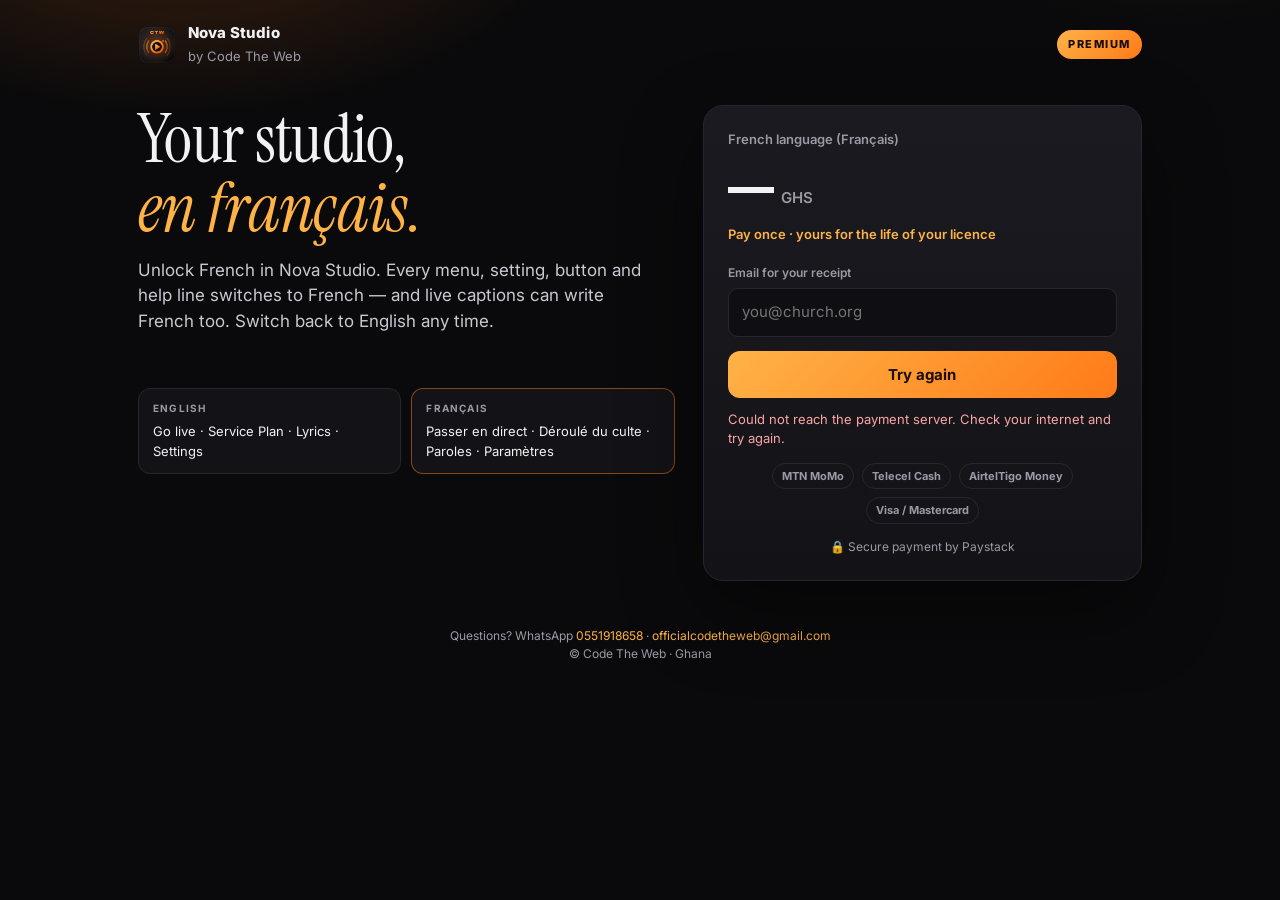
<file: premium/index.html>
<!doctype html>
<html lang="en">
<head>
<meta charset="utf-8">
<meta name="viewport" content="width=device-width,initial-scale=1">
<title>Nova Studio Premium — French</title>
<meta name="description" content="Unlock French (Français) in Nova Studio — pay once with Mobile Money or card.">
<link rel="icon" href="../brand/nova-icon-128.png">
<link rel="preconnect" href="https://fonts.googleapis.com"><link rel="preconnect" href="https://fonts.gstatic.com" crossorigin>
<link href="https://fonts.googleapis.com/css2?family=Inter:wght@400;500;600;700;800&family=Instrument+Serif:ital@0;1&display=swap" rel="stylesheet">
<script src="https://js.paystack.co/v2/inline.js"></script>
<style>
:root{--bg:#0a0a0c;--panel:#131317;--panel2:#1a1a20;--line:#26262e;--text:#f2f2f5;--mut:#9a9aa6;--acc:#ff7a18;--acc2:#ffb347;--ok:#22c55e;--bad:#ef4444}
*{box-sizing:border-box}html,body{margin:0}
body{background:var(--bg);color:var(--text);font:15px/1.5 Inter,system-ui,-apple-system,Segoe UI,Roboto,sans-serif;min-height:100vh;overflow-x:hidden}
body::before{content:"";position:fixed;inset:-20% -10% auto;height:70vh;background:radial-gradient(600px 340px at 20% 10%,rgba(255,122,24,.22),transparent 70%),radial-gradient(500px 300px at 85% 0%,rgba(255,179,71,.12),transparent 70%);pointer-events:none;z-index:0}
.wrap{position:relative;z-index:1;max-width:1040px;margin:0 auto;padding:22px 18px 60px}
header{display:flex;align-items:center;gap:12px;margin-bottom:38px}
header img{width:38px;height:38px;border-radius:10px}
header b{font-weight:800;letter-spacing:.01em}header span{color:var(--mut);font-size:13px}
.badge{margin-left:auto;font-size:11px;font-weight:800;letter-spacing:.14em;color:#1a0d02;background:linear-gradient(135deg,var(--acc2),var(--acc));padding:6px 11px;border-radius:999px}
.grid{display:grid;grid-template-columns:1.1fr .9fr;gap:28px;align-items:start}
@media(max-width:860px){.grid{grid-template-columns:1fr}}
h1{font:400 clamp(40px,6vw,68px)/1.02 'Instrument Serif',Georgia,serif;margin:0 0 14px;letter-spacing:-.01em}
h1 em{color:var(--acc2);font-style:italic}
.lead{color:#c9c9d2;font-size:17px;max-width:520px;margin:0 0 26px}
.perks{list-style:none;padding:0;margin:0 0 28px;display:grid;gap:10px}
.perks li{display:flex;gap:12px;align-items:flex-start;background:var(--panel);border:1px solid var(--line);border-radius:12px;padding:12px 14px}
.perks li i{flex:none;width:22px;height:22px;border-radius:50%;background:rgba(255,122,24,.15);color:var(--acc);display:grid;place-items:center;font-style:normal;font-weight:800;font-size:12px;margin-top:1px}
.demo{display:flex;gap:10px;flex-wrap:wrap}
.demo div{flex:1;min-width:150px;background:var(--panel);border:1px solid var(--line);border-radius:12px;padding:12px 14px;font-size:13px}
.demo small{display:block;color:var(--mut);font-size:10px;letter-spacing:.12em;font-weight:700;margin-bottom:6px}
.demo .fr{border-color:rgba(255,122,24,.5)}
.card{background:linear-gradient(180deg,var(--panel2),var(--panel));border:1px solid var(--line);border-radius:20px;padding:24px;box-shadow:0 30px 80px rgba(0,0,0,.45);position:sticky;top:20px}
.price{display:flex;align-items:baseline;gap:8px;margin:2px 0 4px}.price b{font-size:46px;font-weight:800;letter-spacing:-.02em}.price span{color:var(--mut);font-weight:600}
.once{color:var(--acc2);font-size:13px;font-weight:600;margin-bottom:20px}
.lic{display:flex;align-items:center;gap:12px;padding:12px 14px;border-radius:12px;background:#0f0f13;border:1px solid var(--line);margin-bottom:16px}
.lic .dot{width:36px;height:36px;border-radius:10px;background:linear-gradient(135deg,var(--acc2),var(--acc));display:grid;place-items:center;color:#1a0d02;font-weight:800;font-size:13px;flex:none}
.lic b{display:block;font-size:14px}.lic small{color:var(--mut);font-family:ui-monospace,Consolas,monospace;font-size:12px}
label{display:block;font-size:12px;font-weight:600;color:var(--mut);margin:0 0 6px}
input{width:100%;background:#0f0f13;border:1px solid var(--line);color:var(--text);border-radius:10px;padding:12px 13px;font:inherit;outline:none;margin-bottom:14px}
input:focus{border-color:var(--acc);box-shadow:0 0 0 3px rgba(255,122,24,.18)}
button{width:100%;border:0;border-radius:12px;padding:14px;font:700 15px Inter,sans-serif;color:#1a0d02;background:linear-gradient(135deg,var(--acc2),var(--acc));cursor:pointer;transition:transform .12s,filter .12s}
button:hover{filter:brightness(1.06)}button:active{transform:scale(.99)}button:disabled{opacity:.55;cursor:default}
.pays{display:flex;gap:8px;justify-content:center;flex-wrap:wrap;margin-top:14px}
.pays span{font-size:11px;font-weight:700;color:var(--mut);border:1px solid var(--line);border-radius:999px;padding:4px 9px}
.msg{font-size:13px;margin-top:12px;min-height:18px}.msg.err{color:#fca5a5}.msg.mut{color:var(--mut)}
.secure{display:flex;gap:8px;align-items:center;justify-content:center;color:var(--mut);font-size:12px;margin-top:14px}
.done{text-align:center;padding:10px 0}
.done .tick{width:74px;height:74px;border-radius:50%;margin:4px auto 14px;background:rgba(34,197,94,.14);display:grid;place-items:center;color:var(--ok);font-size:34px;animation:pop .5s cubic-bezier(.2,1.6,.4,1)}
@keyframes pop{from{transform:scale(.4);opacity:0}}
.done h2{margin:0 0 6px;font-size:22px}.done p{color:#c9c9d2;margin:0 0 6px}
.steps{text-align:left;background:#0f0f13;border:1px solid var(--line);border-radius:12px;padding:12px 14px 12px 32px;margin-top:14px;color:#c9c9d2;font-size:13px}
.spin{width:18px;height:18px;border-radius:50%;border:2px solid rgba(255,255,255,.2);border-top-color:var(--acc);animation:sp 0.8s linear infinite;display:inline-block;vertical-align:-4px;margin-right:8px}
@keyframes sp{to{transform:rotate(360deg)}}
footer{margin-top:46px;color:var(--mut);font-size:12px;text-align:center}
footer a{color:var(--acc2);text-decoration:none}
.hide{display:none}
</style>
</head>
<body>
<div class="wrap">
  <header><img src="../brand/nova-icon-128.png" alt=""><div><b>Nova Studio</b><br><span>by Code The Web</span></div><div class="badge">PREMIUM</div></header>
  <div class="grid">
    <section>
      <h1>Your studio,<br><em>en français.</em></h1>
      <p class="lead">Unlock French in Nova Studio. Every menu, setting, button and help line switches to French — and live captions can write French too. Switch back to English any time.</p>
      <ul class="perks" id="perks"></ul>
      <div class="demo">
        <div><small>ENGLISH</small>Go live · Service Plan · Lyrics · Settings</div>
        <div class="fr"><small>FRANÇAIS</small>Passer en direct · Déroulé du culte · Paroles · Paramètres</div>
      </div>
    </section>
    <aside class="card" id="card">
      <div id="buy">
        <div style="font-size:13px;color:var(--mut);font-weight:600" id="itemTitle">French language (Français)</div>
        <div class="price"><b id="price">—</b><span id="cur">GHS</span></div>
        <div class="once">Pay once · yours for the life of your licence</div>
        <div class="lic hide" id="licBox"><div class="dot">NS</div><div><b id="licName">—</b><small id="licNo">—</small></div></div>
        <div id="licAsk" class="hide"><label for="licInp">Licence number</label><input id="licInp" placeholder="NS-000123" autocomplete="off"><div class="msg mut" style="margin:-8px 0 12px">Find it in Nova Studio → Settings → License &amp; Updates.</div></div>
        <label for="email">Email for your receipt</label>
        <input id="email" type="email" placeholder="you@church.org" autocomplete="email">
        <button id="pay" disabled><span class="spin"></span>Connecting…</button>
        <div class="msg" id="msg"></div>
        <div class="pays"><span>MTN MoMo</span><span>Telecel Cash</span><span>AirtelTigo Money</span><span>Visa / Mastercard</span></div>
        <div class="secure">🔒 Secure payment by Paystack</div>
      </div>
      <div id="ok" class="done hide">
        <div class="tick">✓</div>
        <h2>Merci ! French is unlocked.</h2>
        <p id="okLine">Your payment was received.</p>
        <ol class="steps">
          <li>Go back to Nova Studio — it switches to French by itself within a minute.</li>
          <li>Or press <b>“I have paid — check now”</b> in Settings → Language.</li>
          <li>Keep your Paystack receipt email.</li>
        </ol>
      </div>
      <div id="own" class="done hide">
        <div class="tick">✓</div>
        <h2>You already have French</h2>
        <p>This licence already includes French. In Nova Studio open Settings → Language and choose Français.</p>
      </div>
    </aside>
  </div>
  <footer>Questions? WhatsApp <a href="https://wa.me/233551918658">0551918658</a> · <a href="mailto:officialcodetheweb@gmail.com">officialcodetheweb@gmail.com</a><br>© Code The Web · Ghana</footer>
</div>
<script>
const SERVER = 'https://nova-license.onrender.com';
const q = new URLSearchParams(location.search);
const F = q.get('f') || 'lang-fr';
let LIC = (q.get('lic') || '').trim().toUpperCase();
const $ = id => document.getElementById(id);
const msg = (t, cls) => { const m = $('msg'); m.textContent = t || ''; m.className = 'msg ' + (cls || ''); };
const payBtn = (t, busy, dis) => { const b = $('pay'); b.innerHTML = (busy ? '<span class="spin"></span>' : '') + t; b.disabled = !!dis; };
const show = id => { for (const x of ['buy', 'ok', 'own']) $(x).classList.toggle('hide', x !== id); };
async function api(path, body) {
  const r = await fetch(SERVER + path, body ? { method: 'POST', headers: { 'Content-Type': 'application/json' }, body: JSON.stringify(body) } : {});
  return r.json();
}
async function load() {
  payBtn('Connecting…', true, true);
  const slow = setTimeout(() => msg('Waking up the payment server — this can take up to a minute the first time…', 'mut'), 4000);
  try {
    const info = await api(`/api/premium/info?f=${encodeURIComponent(F)}&lic=${encodeURIComponent(LIC)}`);
    clearTimeout(slow); msg('');
    if (!info.ok) { payBtn('Unavailable', false, true); return msg(info.error || 'This item is not available', 'err'); }
    $('itemTitle').textContent = info.title; $('price').textContent = Number(info.price).toLocaleString(); $('cur').textContent = info.currency;
    $('perks').innerHTML = info.perks.map(p => `<li><i>✓</i><span>${p.replace(/[<>&]/g, '')}</span></li>`).join('');
    if (info.license) {
      $('licBox').classList.remove('hide'); $('licName').textContent = info.license.org || info.license.name; $('licNo').textContent = info.license.lic;
      if (info.license.owned) return show('own');
      if (!info.license.active) { payBtn('Licence not active', false, true); return msg('This licence is not active. Contact Code The Web.', 'err'); }
    } else { $('licAsk').classList.remove('hide'); if (LIC) msg('That licence number was not found — check it below.', 'err'); $('licInp').value = LIC; }
    if (!info.payReady) { payBtn('Payment opens soon', false, true); return msg('Online payment is being switched on. WhatsApp 0551918658 to buy now.', 'mut'); }
    payBtn(`Pay ${info.currency} ${Number(info.price).toLocaleString()}`, false, false);
  } catch (e) { clearTimeout(slow); payBtn('Try again', false, false); $('pay').onclick = () => location.reload(); msg('Could not reach the payment server. Check your internet and try again.', 'err'); }
}
async function verify(reference) {
  show('buy'); payBtn('Confirming your payment…', true, true); msg('');
  for (let i = 0; i < 8; i++) {
    try { const r = await api('/api/premium/verify', { reference });
      if (r.ok) { $('okLine').textContent = `Licence ${r.lic} now includes French.`; history.replaceState(null, '', location.pathname + `?lic=${encodeURIComponent(r.lic)}&f=${F}`); return show('ok'); }
      if (!r.pending) { payBtn('Try again', false, false); return msg(r.error || 'The payment could not be confirmed', 'err'); }
    } catch {}
    await new Promise(r => setTimeout(r, 3000));
  }
  payBtn('Check again', false, false); $('pay').onclick = () => verify(reference);
  msg('Paystack has not confirmed the payment yet. If money left your account, wait a minute and press Check again.', 'mut');
}
$('pay').onclick = async () => {
  const email = $('email').value.trim(); if (!$('licAsk').classList.contains('hide')) LIC = $('licInp').value.trim().toUpperCase();
  if (!LIC) return msg('Enter your licence number', 'err');
  if (!/^[^\s@]+@[^\s@]+\.[^\s@]{2,}$/.test(email)) return msg('Enter a valid email for your receipt', 'err');
  payBtn('Opening Paystack…', true, true); msg('');
  try {
    const r = await api('/api/premium/start', { lic: LIC, f: F, email, back: location.origin + location.pathname });
    if (r.owned) return show('own');
    if (!r.ok) { payBtn('Pay again', false, false); return msg(r.error, 'err'); }
    if (window.PaystackPop) {
      const pop = new PaystackPop();
      pop.resumeTransaction(r.accessCode, { onSuccess: () => verify(r.reference), onCancel: () => { payBtn('Pay now', false, false); msg('Payment cancelled — nothing was charged.', 'mut'); } });
    } else location.href = r.url;
  } catch { payBtn('Pay again', false, false); msg('Could not reach the payment server. Check your internet.', 'err'); }
};
if (q.get('reference') || q.get('trxref')) verify(q.get('reference') || q.get('trxref')); else load();
</script>
</body>
</html>
</file>
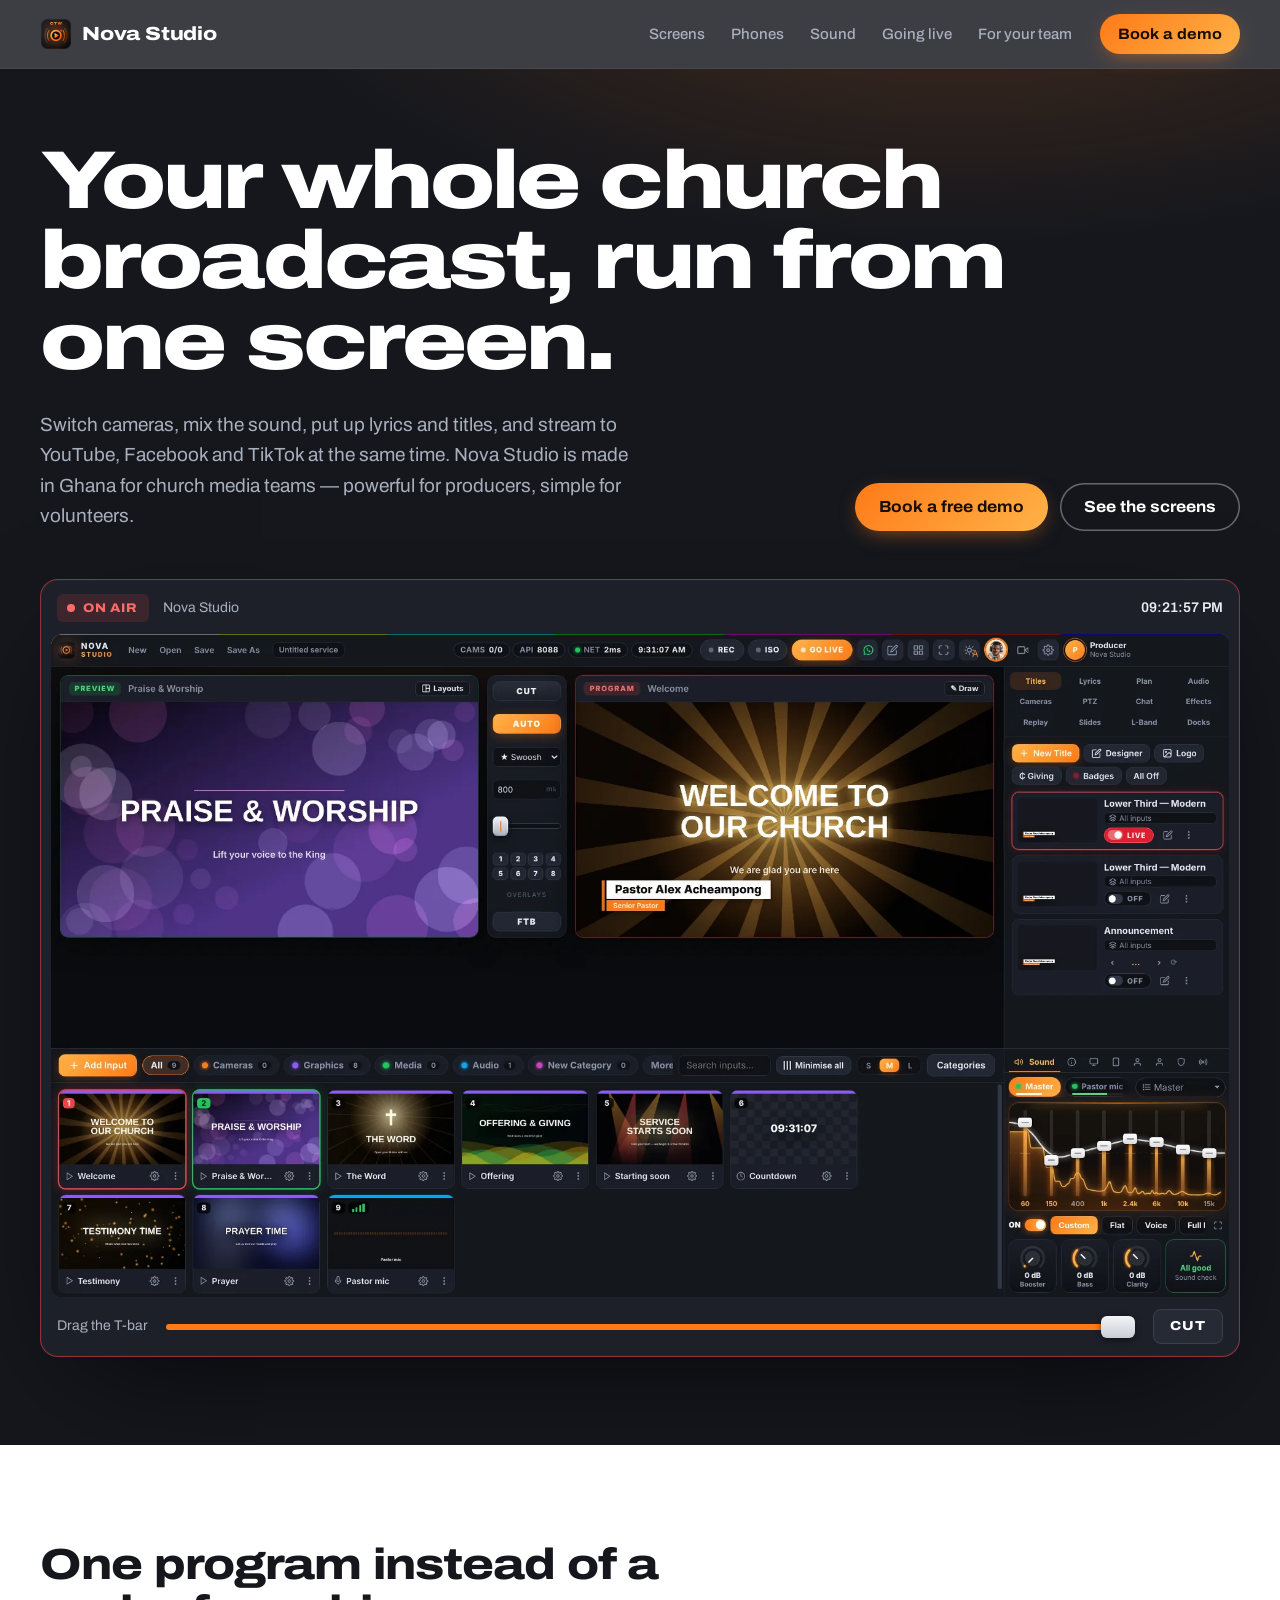
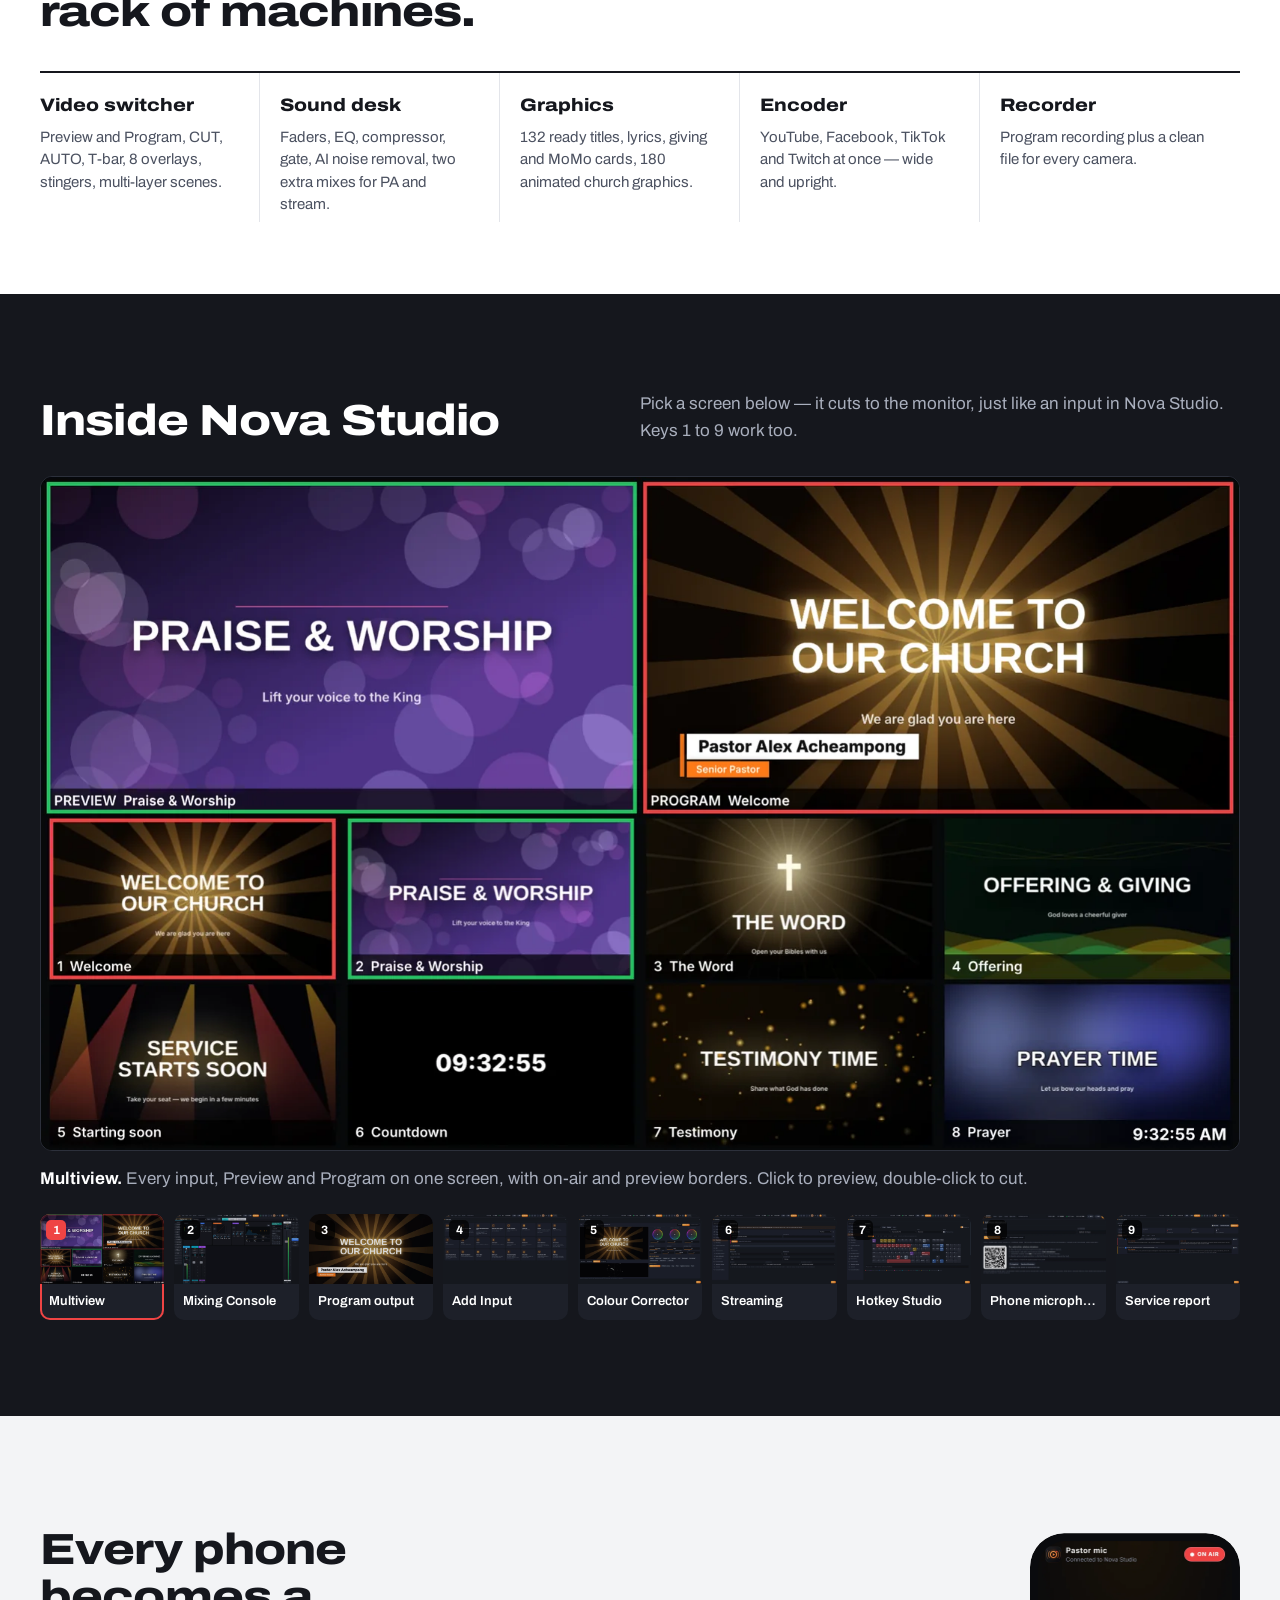
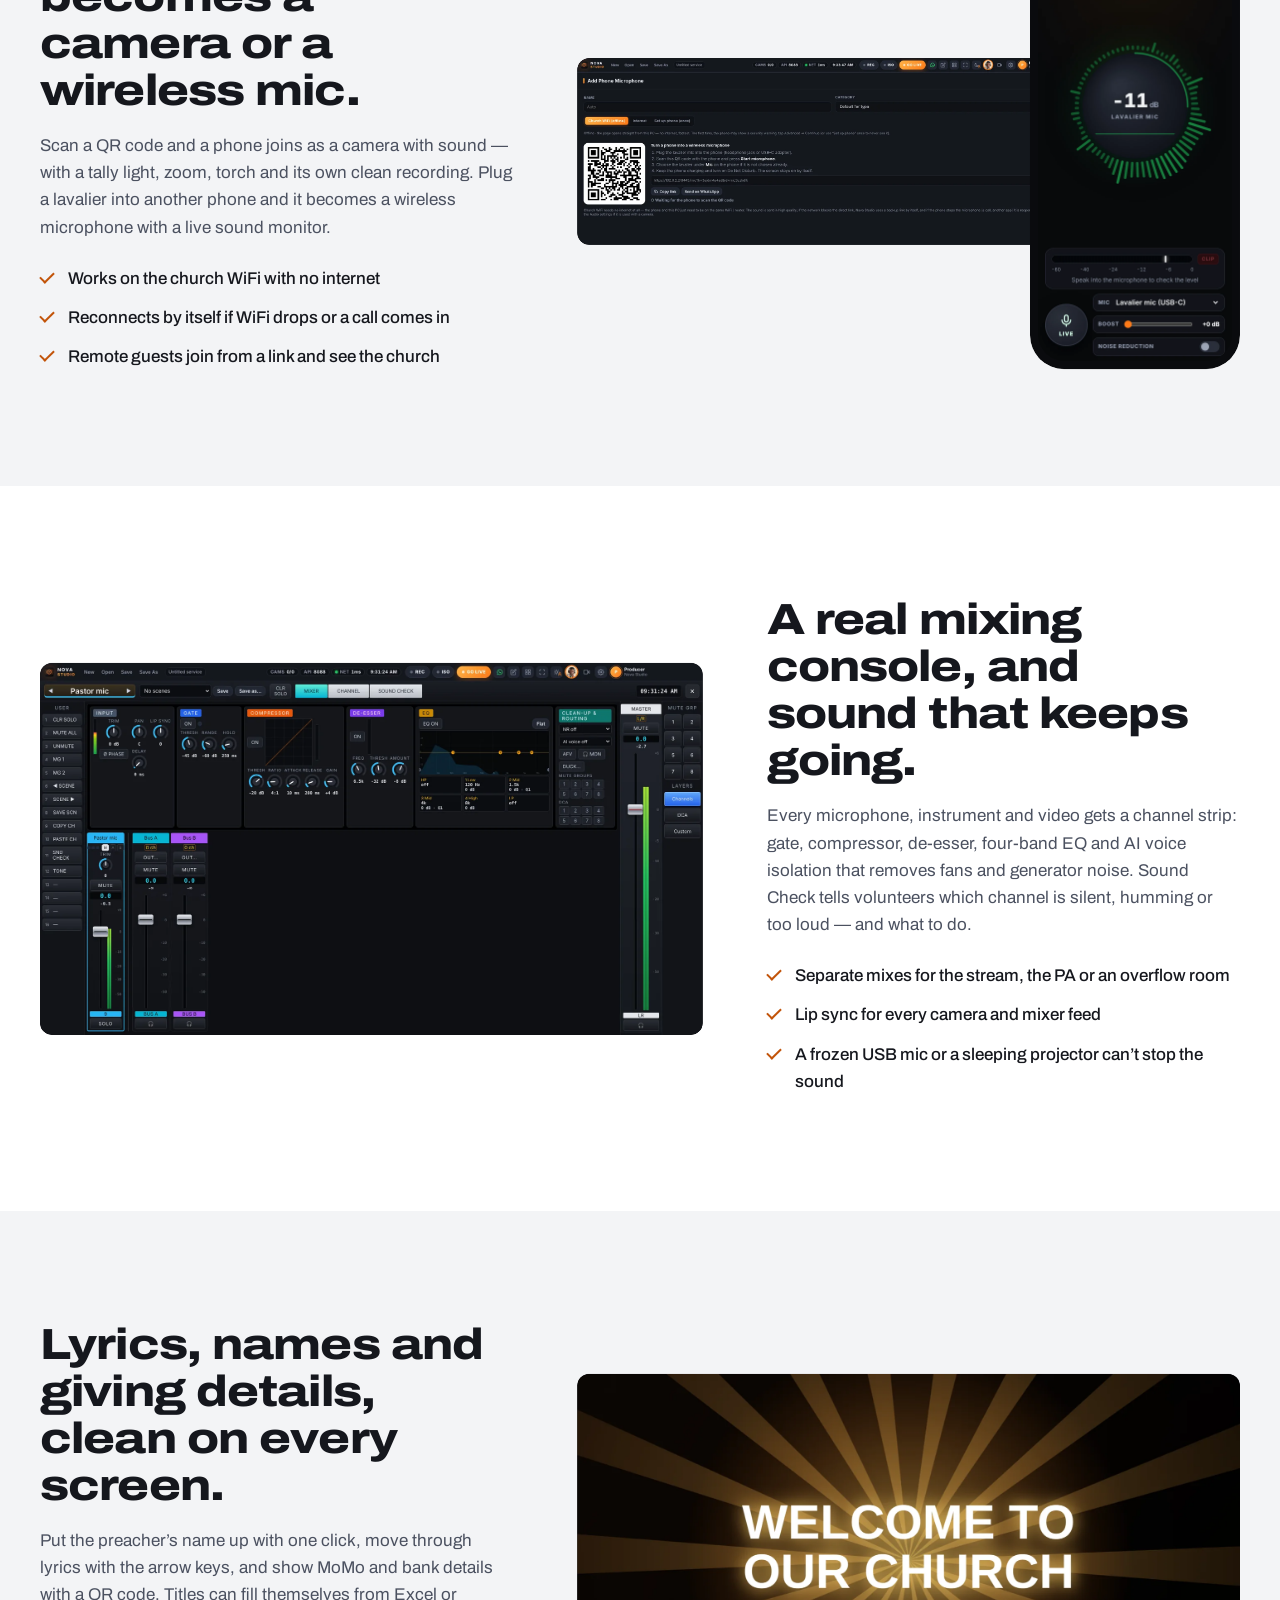
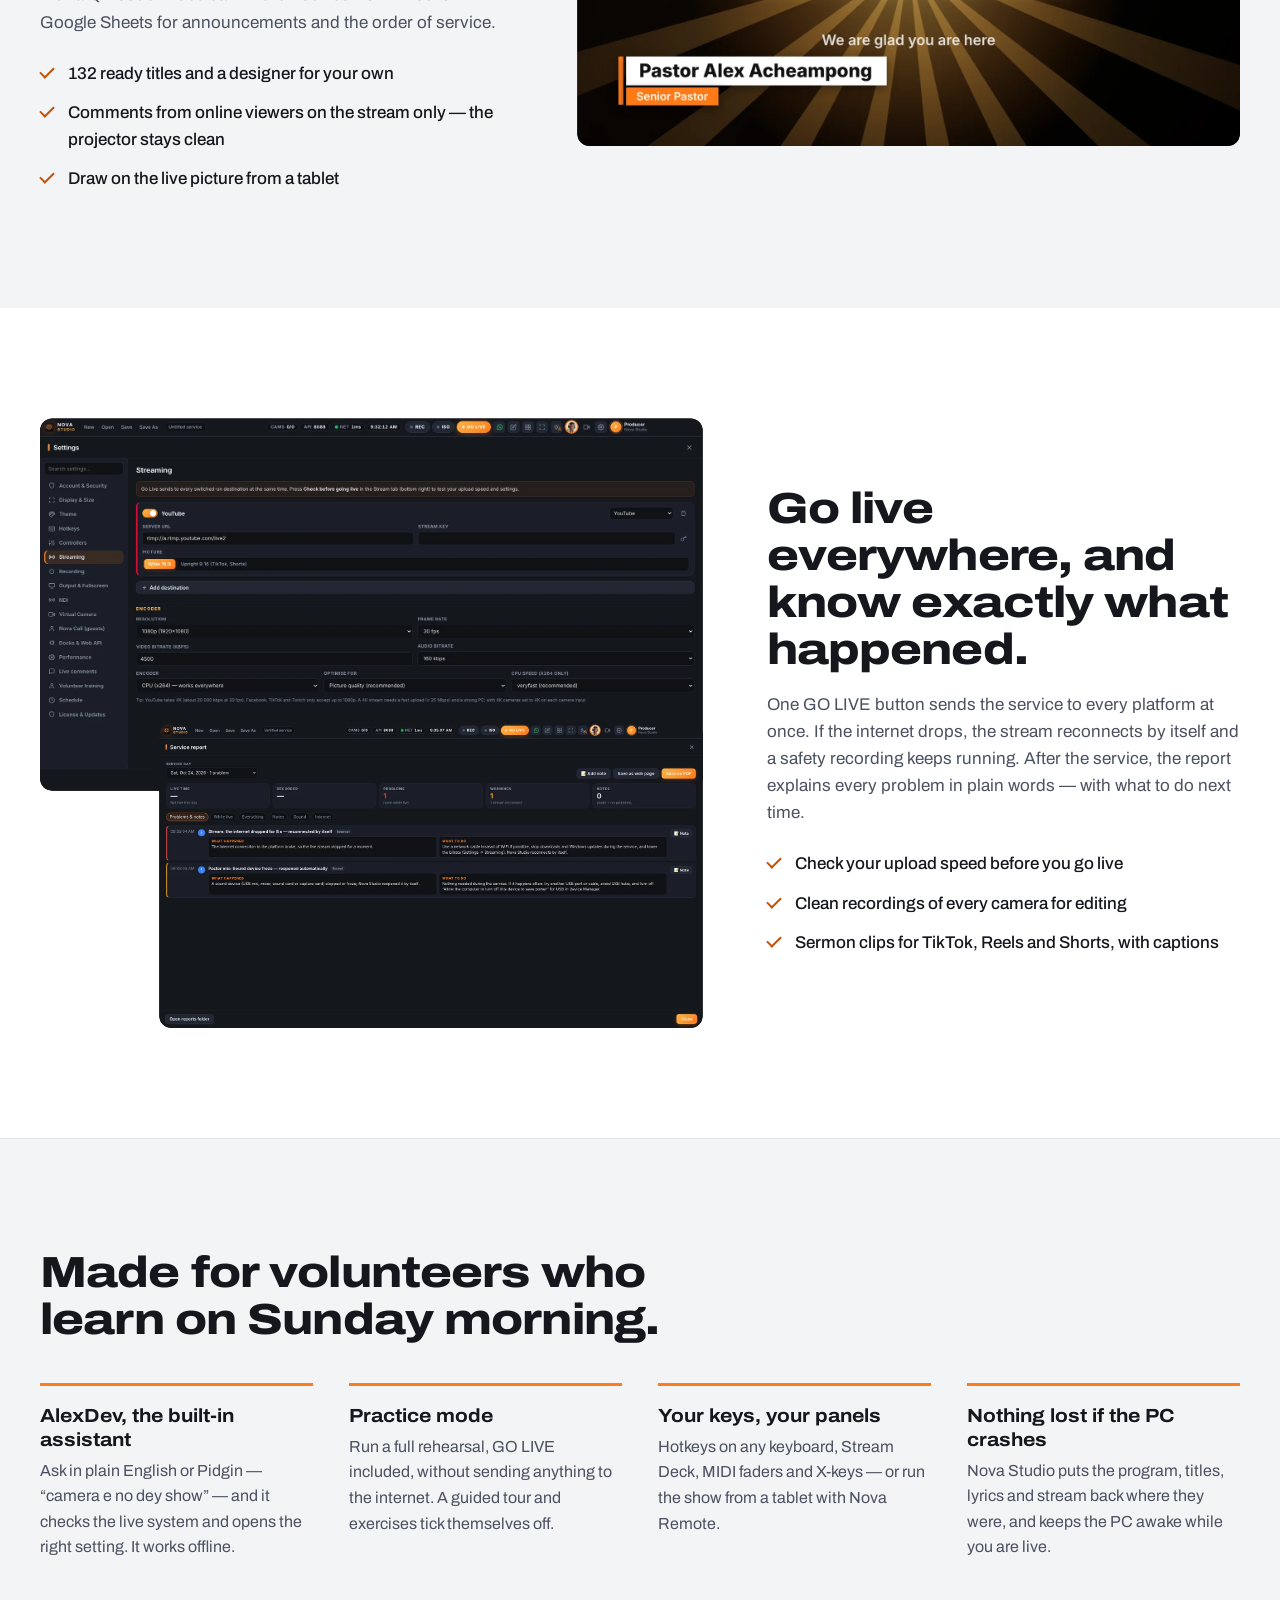
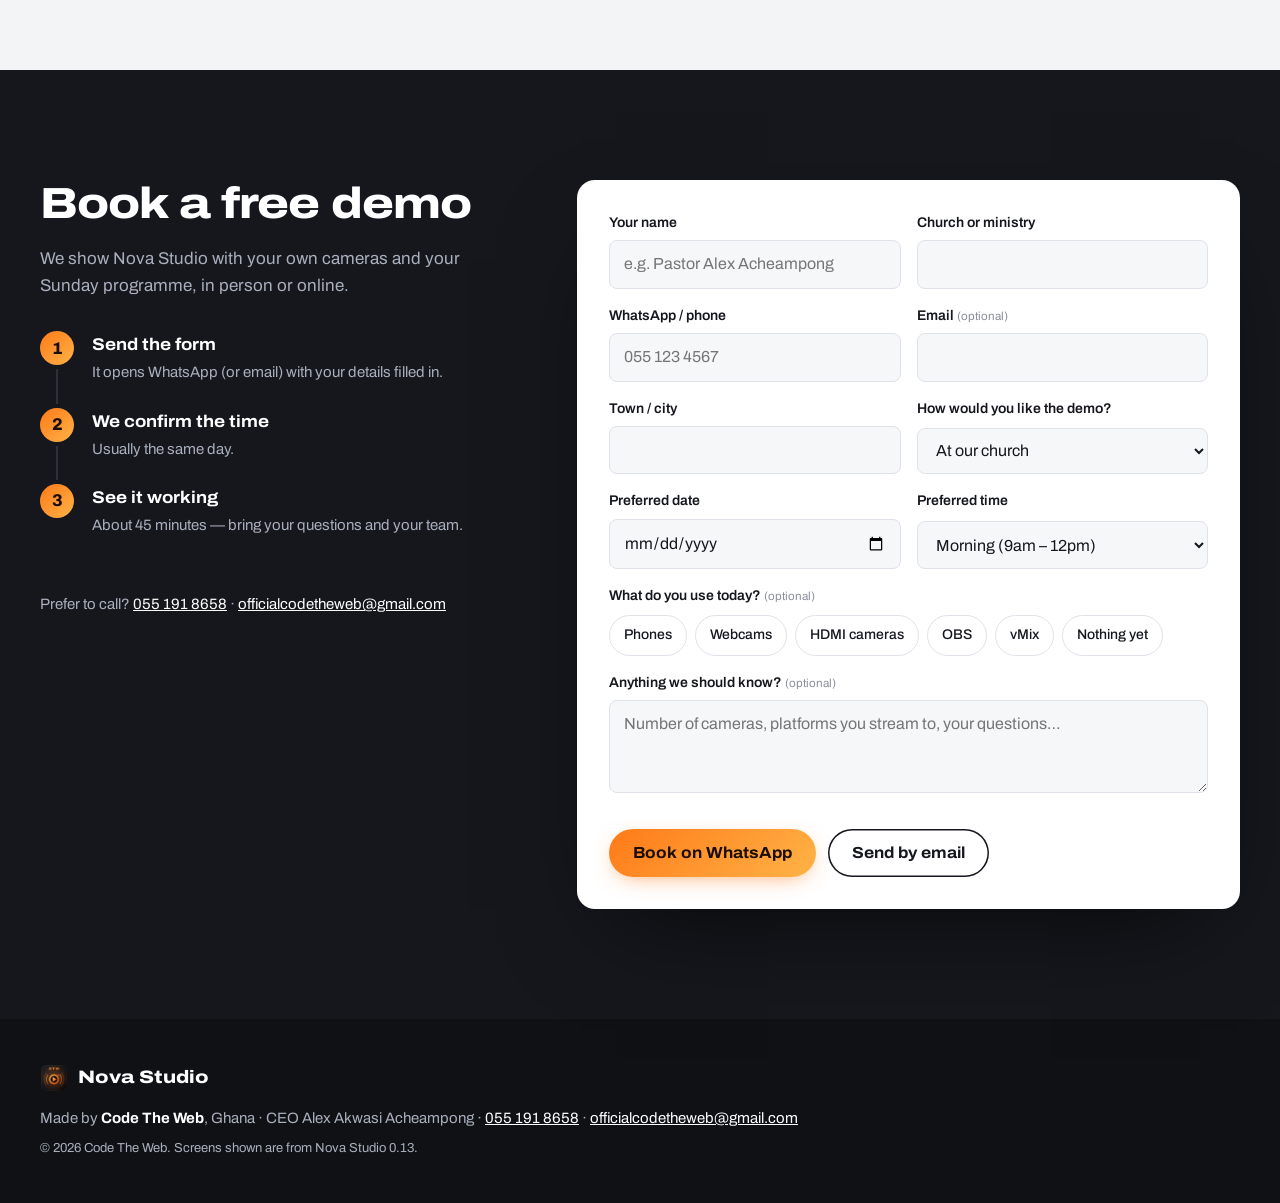
<file: studio/index.html>
<!doctype html>
<html lang="en">
<head>
<meta charset="utf-8">
<meta name="viewport" content="width=device-width, initial-scale=1">
<title>Nova Studio — live production for churches</title>
<meta name="description" content="Nova Studio runs your whole church broadcast from one screen: cameras, phones, sound, lyrics, titles and multistreaming to YouTube, Facebook and TikTok. Book a free demo.">
<meta property="og:title" content="Nova Studio — live production for churches">
<meta property="og:description" content="Cameras, phones, sound, lyrics, titles and multistreaming in one app. Book a free demo.">
<meta property="og:image" content="img/og.jpg">
<meta property="og:type" content="website">
<meta name="theme-color" content="#15171d">
<link rel="icon" href="img/favicon.png">
<link rel="apple-touch-icon" href="img/icon-180.png">
<link rel="preload" href="fonts/archivo-latin-standard-normal.woff2" as="font" type="font/woff2" crossorigin>
<link rel="stylesheet" href="css/style.css">
<link rel="preload" as="image" href="img/studio.webp">
</head>
<body>
<a class="skip" href="#main">Skip to content</a>

<header class="nav" id="top">
  <div class="wrap nav-in">
    <a class="brand" href="#top" aria-label="Nova Studio home">
      <img src="img/favicon.png" alt="" width="32" height="32">
      <span>Nova Studio</span>
    </a>
    <nav class="links" aria-label="Main">
      <a href="#screens">Screens</a>
      <a href="#phones">Phones</a>
      <a href="#sound">Sound</a>
      <a href="#live">Going live</a>
      <a href="#teams">For your team</a>
    </nav>
    <a class="btn btn-sm" href="#demo">Book a demo</a>
    <button class="menu" aria-label="Open menu" aria-expanded="false" aria-controls="mobileNav"><i></i><i></i></button>
  </div>
  <nav class="mobile-nav" id="mobileNav" aria-label="Mobile">
    <a href="#screens">Screens</a><a href="#phones">Phones</a><a href="#sound">Sound</a><a href="#live">Going live</a><a href="#teams">For your team</a><a href="#demo">Book a demo</a>
  </nav>
</header>

<main id="main">
  <!-- ============ HERO: the Program monitor cuts from bars to the studio ============ -->
  <section class="hero">
    <div class="wrap">
      <h1 class="hero-title">Your whole church broadcast, run from one&nbsp;screen.</h1>
      <div class="hero-row">
        <p class="hero-lead">Switch cameras, mix the sound, put up lyrics and titles, and stream to YouTube, Facebook and TikTok at the same time. Nova Studio is made in Ghana for church media teams — powerful for producers, simple for volunteers.</p>
        <div class="hero-cta">
          <a class="btn" href="#demo">Book a free demo</a>
          <a class="btn btn-ghost" href="#screens">See the screens</a>
        </div>
      </div>

      <figure class="monitor" id="heroMonitor">
        <div class="mon-bar">
          <span class="tally" id="heroTally"><b></b><span id="heroTallyText">PREVIEW</span></span>
          <span class="mon-name">Nova Studio</span>
          <time class="mon-clock" id="heroClock">--:--:--</time>
        </div>
        <div class="mon-screen">
          <img class="layer-a" src="img/bars.webp" alt="" aria-hidden="true">
          <img class="layer-b" id="heroShot" src="img/studio.webp" width="1920" height="1080"
               alt="The Nova Studio control screen: Preview and Program monitors, transitions, the input bar with church graphics, titles and the sound panel">
        </div>
        <figcaption class="mon-foot">
          <span class="tbar-label" id="tbarLabel">Drag the T-bar</span>
          <input class="tbar" id="tbar" type="range" min="0" max="100" value="0" aria-label="T-bar: drag to transition between colour bars and the studio">
          <button class="cut" id="heroCut" type="button">CUT</button>
        </figcaption>
      </figure>
    </div>
  </section>

  <!-- ============ what it replaces ============ -->
  <section class="replaces">
    <div class="wrap">
      <h2 class="h2">One program instead of a rack of machines.</h2>
      <ul class="replace-list">
        <li><b>Video switcher</b><span>Preview and Program, CUT, AUTO, T-bar, 8 overlays, stingers, multi-layer scenes.</span></li>
        <li><b>Sound desk</b><span>Faders, EQ, compressor, gate, AI noise removal, two extra mixes for PA and stream.</span></li>
        <li><b>Graphics</b><span>132 ready titles, lyrics, giving and MoMo cards, 180 animated church graphics.</span></li>
        <li><b>Encoder</b><span>YouTube, Facebook, TikTok and Twitch at once — wide and upright.</span></li>
        <li><b>Recorder</b><span>Program recording plus a clean file for every camera.</span></li>
      </ul>
    </div>
  </section>

  <!-- ============ gallery: works like Nova Studio's own input bar ============ -->
  <section class="screens" id="screens">
    <div class="wrap">
      <div class="sec-head">
        <h2 class="h2">Inside Nova Studio</h2>
        <p class="sec-lead">Pick a screen below — it cuts to the monitor, just like an input in Nova Studio. Keys 1 to 9 work too.</p>
      </div>
      <div class="viewer">
        <div class="viewer-screen">
          <img id="viewImg" src="img/multiview.webp" alt="" width="1600" height="900" loading="lazy">
          <div class="viewer-wipe" id="viewWipe" aria-hidden="true"></div>
        </div>
        <p class="viewer-cap" id="viewCap" aria-live="polite"></p>
      </div>
      <div class="inputs" role="tablist" aria-label="Nova Studio screens" id="inputs"></div>
    </div>
  </section>

  <!-- ============ chapters ============ -->
  <section class="chapter" id="phones">
    <div class="wrap ch-grid">
      <div class="ch-text">
        <h2 class="h2">Every phone becomes a camera or a wireless mic.</h2>
        <p>Scan a QR code and a phone joins as a camera with sound — with a tally light, zoom, torch and its own clean recording. Plug a lavalier into another phone and it becomes a wireless microphone with a live sound monitor.</p>
        <ul class="ticks">
          <li>Works on the church WiFi with no internet</li>
          <li>Reconnects by itself if WiFi drops or a call comes in</li>
          <li>Remote guests join from a link and see the church</li>
        </ul>
      </div>
      <div class="ch-media phones-media">
        <figure class="shot reveal"><img src="img/micform.webp" alt="Adding a phone microphone: Nova Studio shows a QR code to scan" loading="lazy" width="1600" height="583"></figure>
        <figure class="phone reveal"><img src="img/phone-mic.webp" alt="Nova Mic on a phone: live sound monitor, ON AIR, mute button and lavalier selected" loading="lazy" width="780" height="1688"></figure>
      </div>
    </div>
  </section>

  <section class="chapter alt" id="sound">
    <div class="wrap ch-grid flip">
      <div class="ch-text">
        <h2 class="h2">A real mixing console, and sound that keeps going.</h2>
        <p>Every microphone, instrument and video gets a channel strip: gate, compressor, de-esser, four-band EQ and AI voice isolation that removes fans and generator noise. Sound Check tells volunteers which channel is silent, humming or too loud — and what to do.</p>
        <ul class="ticks">
          <li>Separate mixes for the stream, the PA or an overflow room</li>
          <li>Lip sync for every camera and mixer feed</li>
          <li>A frozen USB mic or a sleeping projector can’t stop the sound</li>
        </ul>
      </div>
      <div class="ch-media">
        <figure class="shot reveal"><img src="img/console.webp" alt="The Nova Studio Mixing Console with channel strips, EQ, compressor and master fader" loading="lazy" width="1600" height="900"></figure>
      </div>
    </div>
  </section>

  <section class="chapter" id="graphics">
    <div class="wrap ch-grid">
      <div class="ch-text">
        <h2 class="h2">Lyrics, names and giving details, clean on every screen.</h2>
        <p>Put the preacher’s name up with one click, move through lyrics with the arrow keys, and show MoMo and bank details with a QR code. Titles can fill themselves from Excel or Google Sheets for announcements and the order of service.</p>
        <ul class="ticks">
          <li>132 ready titles and a designer for your own</li>
          <li>Comments from online viewers on the stream only — the projector stays clean</li>
          <li>Draw on the live picture from a tablet</li>
        </ul>
      </div>
      <div class="ch-media">
        <figure class="shot reveal"><img src="img/program.webp" alt="Program output: a Welcome to Our Church graphic with the lower third Pastor Alex Acheampong, Senior Pastor" loading="lazy" width="1600" height="900"></figure>
      </div>
    </div>
  </section>

  <section class="chapter alt" id="live">
    <div class="wrap ch-grid flip">
      <div class="ch-text">
        <h2 class="h2">Go live everywhere, and know exactly what happened.</h2>
        <p>One GO LIVE button sends the service to every platform at once. If the internet drops, the stream reconnects by itself and a safety recording keeps running. After the service, the report explains every problem in plain words — with what to do next time.</p>
        <ul class="ticks">
          <li>Check your upload speed before you go live</li>
          <li>Clean recordings of every camera for editing</li>
          <li>Sermon clips for TikTok, Reels and Shorts, with captions</li>
        </ul>
      </div>
      <div class="ch-media stack">
        <figure class="shot reveal"><img src="img/stream.webp" alt="Streaming settings with YouTube and multiple destinations" loading="lazy" width="1600" height="900"></figure>
        <figure class="shot reveal"><img src="img/report.webp" alt="The service report explaining what happened and what to do" loading="lazy" width="1600" height="900"></figure>
      </div>
    </div>
  </section>

  <!-- ============ for the team ============ -->
  <section class="teams" id="teams">
    <div class="wrap">
      <h2 class="h2">Made for volunteers who learn on Sunday morning.</h2>
      <div class="team-grid">
        <div><h3>AlexDev, the built-in assistant</h3><p>Ask in plain English or Pidgin — “camera e no dey show” — and it checks the live system and opens the right setting. It works offline.</p></div>
        <div><h3>Practice mode</h3><p>Run a full rehearsal, GO LIVE included, without sending anything to the internet. A guided tour and exercises tick themselves off.</p></div>
        <div><h3>Your keys, your panels</h3><p>Hotkeys on any keyboard, Stream Deck, MIDI faders and X-keys — or run the show from a tablet with Nova Remote.</p></div>
        <div><h3>Nothing lost if the PC crashes</h3><p>Nova Studio puts the program, titles, lyrics and stream back where they were, and keeps the PC awake while you are live.</p></div>
      </div>
    </div>
  </section>

  <!-- ============ book a demo ============ -->
  <section class="demo" id="demo">
    <div class="wrap demo-grid">
      <div class="demo-side">
        <h2 class="h2">Book a free demo</h2>
        <p class="sec-lead">We show Nova Studio with your own cameras and your Sunday programme, in person or online.</p>
        <ol class="steps">
          <li><b>Send the form</b><span>It opens WhatsApp (or email) with your details filled in.</span></li>
          <li><b>We confirm the time</b><span>Usually the same day.</span></li>
          <li><b>See it working</b><span>About 45 minutes — bring your questions and your team.</span></li>
        </ol>
        <p class="contact">Prefer to call? <a href="tel:+233551918658">055 191 8658</a> · <a href="mailto:officialcodetheweb@gmail.com">officialcodetheweb@gmail.com</a></p>
      </div>

      <form class="form" id="demoForm" novalidate>
        <div class="row2">
          <label>Your name<input name="name" required autocomplete="name" placeholder="e.g. Pastor Alex Acheampong"></label>
          <label>Church or ministry<input name="church" required autocomplete="organization"></label>
        </div>
        <div class="row2">
          <label>WhatsApp / phone<input name="phone" required type="tel" autocomplete="tel" inputmode="tel" placeholder="055 123 4567"></label>
          <label><span>Email <small>(optional)</small></span><input name="email" type="email" autocomplete="email"></label>
        </div>
        <div class="row2">
          <label>Town / city<input name="city" required autocomplete="address-level2"></label>
          <label>How would you like the demo?
            <select name="mode"><option>At our church</option><option>Online (Zoom / Google Meet)</option><option>At Code The Web</option></select>
          </label>
        </div>
        <div class="row2">
          <label>Preferred date<input name="date" type="date" required></label>
          <label>Preferred time
            <select name="time"><option>Morning (9am – 12pm)</option><option>Afternoon (12pm – 4pm)</option><option>Evening (4pm – 7pm)</option></select>
          </label>
        </div>
        <fieldset class="chips">
          <legend>What do you use today? <small>(optional)</small></legend>
          <label><input type="checkbox" name="use" value="Phones"><span>Phones</span></label>
          <label><input type="checkbox" name="use" value="Webcams / USB cameras"><span>Webcams</span></label>
          <label><input type="checkbox" name="use" value="HDMI cameras"><span>HDMI cameras</span></label>
          <label><input type="checkbox" name="use" value="OBS"><span>OBS</span></label>
          <label><input type="checkbox" name="use" value="vMix"><span>vMix</span></label>
          <label><input type="checkbox" name="use" value="Nothing yet"><span>Nothing yet</span></label>
        </fieldset>
        <label><span>Anything we should know? <small>(optional)</small></span><textarea name="note" rows="3" placeholder="Number of cameras, platforms you stream to, your questions…"></textarea></label>
        <p class="form-err" id="formErr" role="alert"></p>
        <div class="form-actions">
          <button class="btn" type="submit" data-via="whatsapp">Book on WhatsApp</button>
          <button class="btn btn-ghost-dark" type="submit" data-via="email">Send by email</button>
        </div>
        <div class="form-done" id="formDone" hidden>
          <h3>Your request is ready</h3>
          <p id="formDoneText">Press Send in WhatsApp to book. We will reply to confirm the time.</p>
          <button class="btn btn-ghost-dark" type="button" id="formAgain">Book another demo</button>
        </div>
      </form>
    </div>
  </section>
</main>

<footer class="foot">
  <div class="wrap foot-in">
    <div class="foot-brand"><img src="img/favicon.png" alt="" width="28" height="28"><span>Nova Studio</span></div>
    <p>Made by <b>Code The Web</b>, Ghana · CEO Alex Akwasi Acheampong · <a href="tel:+233551918658">055 191 8658</a> · <a href="mailto:officialcodetheweb@gmail.com">officialcodetheweb@gmail.com</a></p>
    <p class="small">© <span id="year">2026</span> Code The Web. Screens shown are from Nova Studio 0.13.</p>
  </div>
</footer>

<script src="js/main.js" defer></script>
</body>
</html>
</file>
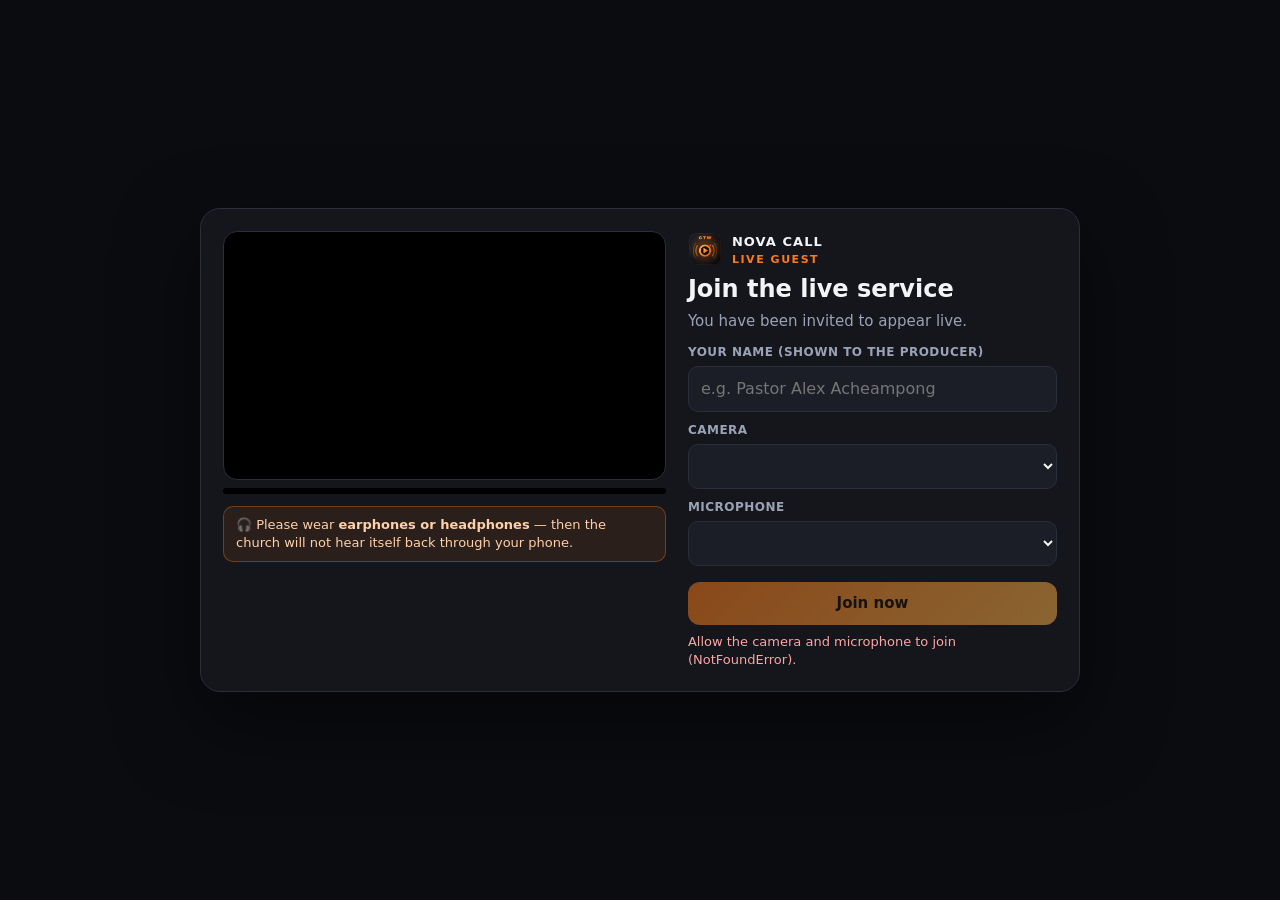
<file: call.html>
<!doctype html>
<html lang="en">
<head>
<meta charset="utf-8">
<meta name="viewport" content="width=device-width, initial-scale=1, viewport-fit=cover">
<meta name="theme-color" content="#0b0c10">
<title>Nova Call — join the live service</title>
<link rel="icon" href="icon.png">
<style>
  :root { --bg: #0b0c10; --panel: #14161c; --panel2: #1b1e26; --line: #2a2e38; --text: #f3f4f6; --dim: #9aa3b5; --acc: #ff7a18; --acc2: #ffb347; --red: #e11d2e; --green: #22c55e;
    --st: env(safe-area-inset-top, 0px); --sb: env(safe-area-inset-bottom, 0px); --sl: env(safe-area-inset-left, 0px); --sr: env(safe-area-inset-right, 0px); --btn: clamp(44px, 12.5vw, 54px); }
  * { box-sizing: border-box; -webkit-tap-highlight-color: transparent; }
  html, body { margin: 0; height: 100%; background: var(--bg); color: var(--text); font: 15px/1.4 "Segoe UI", system-ui, -apple-system, Roboto, Arial, sans-serif; overscroll-behavior: none; }
  button, input, select, textarea { font: inherit; color: inherit; }
  .btn { border: 1px solid var(--line); background: var(--panel2); border-radius: 12px; padding: 11px 18px; font-weight: 700; cursor: pointer; }
  .btn.primary { background: linear-gradient(135deg, var(--acc), var(--acc2)); border: 0; color: #1a0f00; }
  .btn:disabled { opacity: .5; cursor: default; }
  .hide { display: none !important; }
  /* ---------- join ---------- */
  #join { min-height: 100%; display: flex; align-items: center; justify-content: center; padding: calc(16px + var(--st)) calc(14px + var(--sr)) calc(16px + var(--sb)) calc(14px + var(--sl)); }
  .card { width: min(880px, 100%); background: var(--panel); border: 1px solid var(--line); border-radius: 20px; padding: clamp(14px, 4vw, 22px); display: grid; grid-template-columns: 1.2fr 1fr; gap: clamp(14px, 4vw, 22px); box-shadow: 0 30px 80px rgba(0,0,0,.5); }
  .brand { display: flex; align-items: center; gap: 10px; margin-bottom: 4px; } .brand img { width: 34px; height: 34px; border-radius: 9px; } .brand b { letter-spacing: .08em; font-size: 13px; } .brand small { color: var(--acc); font-weight: 800; font-size: 11px; letter-spacing: .14em; display: block; }
  h1 { font-size: clamp(20px, 5.5vw, 24px); margin: 6px 0 4px; } .sub { color: var(--dim); margin: 0 0 12px; }
  .self { position: relative; aspect-ratio: 16/9; border-radius: 14px; overflow: hidden; background: #000; border: 1px solid var(--line); }
  .self video { width: 100%; height: 100%; object-fit: cover; transform: scaleX(-1); }
  .self .off { position: absolute; inset: 0; display: flex; align-items: center; justify-content: center; color: var(--dim); }
  .meter { height: 6px; background: #000; border-radius: 4px; overflow: hidden; margin-top: 8px; } .meter i { display: block; height: 100%; width: 0; background: linear-gradient(90deg, var(--green), #eab308, var(--red)); transition: width .08s; }
  label { display: block; color: var(--dim); font-size: 12px; font-weight: 700; letter-spacing: .04em; margin: 10px 0 5px; text-transform: uppercase; }
  input[type=text], select { width: 100%; background: var(--panel2); border: 1px solid var(--line); border-radius: 10px; padding: 11px 12px; font-size: 16px; }
  .tip { background: rgba(255,122,24,.1); border: 1px solid rgba(255,122,24,.35); border-radius: 10px; padding: 9px 12px; font-size: 13px; color: #ffd1a8; margin-top: 12px; }
  .a2hs { display: flex; gap: 10px; align-items: center; background: rgba(34,197,94,.1); border: 1px solid rgba(34,197,94,.4); border-radius: 12px; padding: 10px 12px; margin-top: 12px; font-size: 13px; color: #bbf7d0; }
  .a2hs b { color: #fff; } .a2hs .x { margin-left: auto; display: flex; gap: 6px; flex: none; } .a2hs button { border: 1px solid rgba(255,255,255,.2); background: rgba(255,255,255,.06); border-radius: 9px; padding: 6px 10px; font-size: 12px; font-weight: 700; cursor: pointer; }
  .a2hs button.go { background: var(--green); border-color: var(--green); color: #052e16; }
  .err { color: #fca5a5; font-size: 13px; min-height: 18px; margin-top: 8px; }
  /* ---------- waiting ---------- */
  #wait { position: fixed; inset: 0; display: flex; flex-direction: column; align-items: center; justify-content: center; gap: 14px; text-align: center; padding: 24px; background: radial-gradient(circle at 50% 30%, #1d1306, var(--bg) 60%); }
  .spin { width: 54px; height: 54px; border-radius: 50%; border: 4px solid rgba(255,122,24,.2); border-top-color: var(--acc); animation: sp 1s linear infinite; } @keyframes sp { to { transform: rotate(360deg); } }
  /* ---------- live: every part has its own space — nothing covers anything ---------- */
  #live { position: fixed; inset: 0; height: 100dvh; display: grid; padding: var(--st) var(--sr) 0 var(--sl);
    grid-template-areas: "top top" "stage chat" "bar bar"; grid-template-columns: minmax(0, 1fr) 360px; grid-template-rows: auto minmax(0, 1fr) auto; }
  #live.nochat { grid-template-columns: minmax(0, 1fr) 0; } #live.nochat .chat { display: none; }
  .top { grid-area: top; display: flex; align-items: center; gap: 8px; padding: 8px 12px; background: var(--panel); border-bottom: 1px solid var(--line); min-height: 48px; }
  .tally { padding: 6px 12px; border-radius: 999px; font-weight: 900; letter-spacing: .1em; font-size: 12px; background: #262a33; border: 1px solid #3a3f4b; white-space: nowrap; }
  .tally.program { background: var(--red); border-color: #ff6b77; animation: pulse 1.6s ease-in-out infinite; } .tally.preview { background: #15803d; border-color: #4ade80; }
  @keyframes pulse { 50% { box-shadow: 0 0 0 6px rgba(225,29,46,.25); } }
  .top .ttl { font-weight: 800; font-size: 13px; overflow: hidden; text-overflow: ellipsis; white-space: nowrap; min-width: 0; flex: 1; } .top .ttl small { display: block; color: var(--dim); font-weight: 600; font-size: 11px; }
  .net { font-size: 11px; color: var(--dim); background: #1b1e26; padding: 5px 9px; border-radius: 999px; white-space: nowrap; border: 1px solid var(--line); }
  .hear { border: 0; background: linear-gradient(135deg, var(--acc), var(--acc2)); color: #1a0f00; border-radius: 999px; padding: 7px 12px; font-weight: 800; font-size: 12px; cursor: pointer; white-space: nowrap; animation: pulse2 1.4s ease-in-out infinite; }
  @keyframes pulse2 { 50% { box-shadow: 0 0 0 6px rgba(255,122,24,.3); } }
  .stage { grid-area: stage; position: relative; background: #000; min-height: 0; overflow: hidden; }
  .stage video { position: absolute; background: #000; transition: all .28s cubic-bezier(.2,.8,.2,1); }
  .stage video.main { inset: 0; width: 100%; height: 100%; object-fit: contain; border-radius: 0; z-index: 1; }
  .stage video.mirror { transform: scaleX(-1); }
  .pipbox { position: absolute; z-index: 3; width: clamp(96px, 28%, 240px); aspect-ratio: 16/9; border-radius: 12px; overflow: hidden; border: 3px solid #555; box-shadow: 0 10px 30px rgba(0,0,0,.6); touch-action: none; cursor: pointer; background: #000; transition: left .25s, top .25s, right .25s, bottom .25s; }
  .pipbox.portrait { aspect-ratio: 3/4; width: clamp(80px, 24%, 170px); }
  .pipbox.c-br { right: 10px; bottom: 10px; } .pipbox.c-bl { left: 10px; bottom: 10px; } .pipbox.c-tr { right: 10px; top: 10px; } .pipbox.c-tl { left: 10px; top: 10px; }
  .pipbox.program { border-color: var(--red); } .pipbox.preview { border-color: var(--green); }
  .pipbox video.pip { position: absolute; inset: 0; width: 100%; height: 100%; object-fit: cover; z-index: 1; }
  .pipbox .lbl { position: absolute; left: 5px; bottom: 5px; z-index: 2; font-size: 10px; font-weight: 800; background: rgba(0,0,0,.7); padding: 2px 7px; border-radius: 99px; pointer-events: none; }
  .pipbox .sw { position: absolute; right: 5px; top: 5px; z-index: 2; width: 22px; height: 22px; border-radius: 50%; background: rgba(0,0,0,.65); display: flex; align-items: center; justify-content: center; pointer-events: none; }
  .pipbox .sw svg { width: 13px; height: 13px; fill: none; stroke: #fff; stroke-width: 2.4; stroke-linecap: round; stroke-linejoin: round; }
  .stage .nofeed { position: absolute; inset: 0; z-index: 2; display: flex; align-items: center; justify-content: center; color: var(--dim); text-align: center; padding: 20px; pointer-events: none; }
  .msg { position: absolute; z-index: 4; left: 50%; top: 10px; transform: translateX(-50%); width: max-content; max-width: calc(100% - 20px); background: rgba(20,22,28,.95); border: 1px solid var(--acc); border-radius: 14px; padding: 10px 16px; font-size: clamp(15px, 4.2vw, 18px); font-weight: 700; text-align: center; box-shadow: 0 10px 40px rgba(0,0,0,.6); animation: drop .25s ease-out; }
  @keyframes drop { from { transform: translate(-50%, -10px); opacity: 0; } }
  .msg small { display: block; color: var(--acc); font-size: 10px; letter-spacing: .14em; margin-bottom: 2px; }
  .bar { grid-area: bar; display: flex; gap: clamp(6px, 2vw, 12px); justify-content: center; align-items: center; padding: 10px 10px calc(10px + var(--sb)); background: var(--panel); border-top: 1px solid var(--line); }
  .rb { position: relative; width: var(--btn); height: var(--btn); flex: none; border-radius: 50%; border: 1px solid var(--line); background: var(--panel2); display: flex; align-items: center; justify-content: center; cursor: pointer; padding: 0; }
  .rb svg { width: 45%; height: 45%; fill: none; stroke: currentColor; stroke-width: 2; stroke-linecap: round; stroke-linejoin: round; }
  .rb.off { background: #3b0d12; border-color: var(--red); color: #fca5a5; } .rb.leave { background: var(--red); border-color: var(--red); width: calc(var(--btn) * 1.25); border-radius: 26px; }
  .rb.on { border-color: var(--acc); color: var(--acc); }
  .rb .badge { position: absolute; top: -2px; right: -2px; min-width: 18px; height: 18px; border-radius: 9px; background: var(--red); color: #fff; font-size: 11px; font-weight: 800; line-height: 18px; padding: 0 5px; display: none; }
  .rb.has .badge { display: block; }
  .vol { display: flex; align-items: center; gap: 6px; color: var(--dim); } .vol input { width: 100px; accent-color: var(--acc); }
  /* chat */
  .chat { grid-area: chat; display: flex; flex-direction: column; min-height: 0; background: var(--panel); border-left: 1px solid var(--line); }
  .chat-head { display: flex; align-items: center; gap: 10px; padding: 10px 14px; border-bottom: 1px solid var(--line); }
  .chat-head .av { width: 32px; height: 32px; border-radius: 50%; background: linear-gradient(135deg, var(--acc), var(--acc2)); display: flex; align-items: center; justify-content: center; color: #1a0f00; font-weight: 900; font-size: 12px; flex: none; }
  .chat-head b { display: block; font-size: 14px; } .chat-head small { color: var(--green); font-size: 11px; font-weight: 700; }
  .chat-head .x { margin-left: auto; width: 32px; height: 32px; border-radius: 50%; border: 1px solid var(--line); background: var(--panel2); cursor: pointer; display: none; flex: none; }
  .chat-log { flex: 1; min-height: 0; overflow-y: auto; padding: 12px; display: flex; flex-direction: column; gap: 8px; }
  .chat-empty { margin: auto; text-align: center; color: var(--dim); font-size: 13px; max-width: 240px; }
  .bub { max-width: 84%; padding: 8px 12px 6px; border-radius: 16px; font-size: 14px; line-height: 1.35; overflow-wrap: anywhere; white-space: pre-wrap; animation: pop .18s ease-out; }
  @keyframes pop { from { transform: translateY(6px); opacity: 0; } }
  .bub.them { align-self: flex-start; background: var(--panel2); border: 1px solid var(--line); border-bottom-left-radius: 5px; }
  .bub.me { align-self: flex-end; background: linear-gradient(135deg, #ff8a2e, var(--acc)); color: #1a0f00; border-bottom-right-radius: 5px; }
  .bub.big { border-color: var(--acc); background: rgba(255,122,24,.12); }
  .bub .who { display: block; font-size: 11px; font-weight: 800; color: var(--acc); margin-bottom: 2px; }
  .bub time { display: block; text-align: right; font-size: 10px; opacity: .6; margin-top: 2px; }
  .sys { align-self: center; font-size: 11px; color: var(--dim); background: rgba(255,255,255,.05); padding: 3px 10px; border-radius: 99px; }
  .quick { display: flex; gap: 6px; padding: 0 10px 8px; overflow-x: auto; scrollbar-width: none; flex: none; } .quick::-webkit-scrollbar { display: none; }
  .quick button { flex: none; border: 1px solid var(--line); background: var(--panel2); border-radius: 99px; padding: 6px 11px; font-size: 12px; cursor: pointer; white-space: nowrap; }
  .compose { display: flex; align-items: flex-end; gap: 8px; padding: 8px 10px 10px; border-top: 1px solid var(--line); flex: none; }
  .compose textarea { flex: 1; min-width: 0; resize: none; min-height: 42px; max-height: 96px; background: var(--panel2); border: 1px solid var(--line); border-radius: 21px; padding: 10px 14px; font-size: 16px; color: var(--text); outline: none; }
  .compose textarea:focus { border-color: var(--acc); }
  .send { width: 42px; height: 42px; flex: none; border-radius: 50%; border: 0; background: linear-gradient(135deg, var(--acc), var(--acc2)); color: #1a0f00; display: flex; align-items: center; justify-content: center; cursor: pointer; }
  .send:disabled { opacity: .4; cursor: default; } .send svg { width: 20px; height: 20px; fill: currentColor; margin-left: 2px; }
  #ended { position: fixed; inset: 0; display: flex; flex-direction: column; align-items: center; justify-content: center; gap: 12px; text-align: center; padding: 24px; }
  /* ---------- phones, upright: picture, then chat (when open), then the buttons — stacked, never on top of each other ---------- */
  @media (max-width: 900px) {
    .card { grid-template-columns: 1fr; }
    #live, #live.nochat { grid-template-areas: "top" "stage" "chat" "bar"; grid-template-columns: minmax(0, 1fr); grid-template-rows: auto minmax(0, 1fr) auto auto; }
    .chat { border-left: 0; border-top: 1px solid var(--line); height: min(46dvh, 420px); } .chat-head .x { display: block; }
    .vol { display: none; }
  }
  /* very small phones */
  @media (max-width: 360px) { .top .ttl { display: none; } .bar { gap: 5px; } }
  /* phones on their side: buttons become a column on the right, chat beside the picture */
  @media (max-height: 520px) and (orientation: landscape) {
    #live, #live.nochat { grid-template-areas: "top top bar" "stage chat bar"; grid-template-columns: minmax(0, 1fr) auto auto; grid-template-rows: auto minmax(0, 1fr); padding-bottom: var(--sb); }
    #live.nochat .chat { display: none; }
    .chat { height: auto; width: min(42vw, 320px); border-top: 0; border-left: 1px solid var(--line); }
    .bar { flex-direction: column; padding: 8px calc(8px + var(--sr)) 8px 8px; border-top: 0; border-left: 1px solid var(--line); justify-content: center; --btn: clamp(38px, 11vh, 48px); }
    .rb.leave { width: var(--btn); height: calc(var(--btn) * 1.2); }
    .top { min-height: 40px; padding: 5px 10px; } .quick { display: none; }
  }
</style>
</head>
<body>
<div id="join">
  <div class="card">
    <div>
      <div class="self"><video id="self" muted playsinline autoplay></video><div class="off hide" id="selfOff">Camera off</div></div>
      <div class="meter"><i id="lvl"></i></div>
      <div class="tip">🎧 Please wear <b>earphones or headphones</b> — then the church will not hear itself back through your phone.</div>
      <div class="a2hs hide" id="a2hs"><span>📌</span><div><b>Save Nova Call to your home screen</b><br><span id="a2hsTxt">Next time it opens full screen and stays awake while you are live.</span></div><div class="x"><button class="go hide" id="a2hsGo">Add</button><button id="a2hsNo">Not now</button></div></div>
    </div>
    <div>
      <div class="brand"><img src="icon.png" alt=""><div><b>NOVA CALL</b><small>LIVE GUEST</small></div></div>
      <h1>Join the live service</h1>
      <p class="sub" id="who">You have been invited to appear live.</p>
      <label for="nm">Your name (shown to the producer)</label>
      <input type="text" id="nm" maxlength="40" placeholder="e.g. Pastor Alex Acheampong" autocomplete="name">
      <label for="cam">Camera</label><select id="cam"></select>
      <label for="mic">Microphone</label><select id="mic"></select>
      <div style="display:flex;gap:10px;margin-top:16px"><button class="btn primary" id="go" style="flex:1">Join now</button></div>
      <div class="err" id="err"></div>
    </div>
  </div>
</div>

<div id="wait" class="hide">
  <div class="spin"></div>
  <h2 style="margin:0" id="waitT">Connecting to the studio…</h2>
  <p class="sub" id="waitS" style="max-width:420px">Keep this page open.</p>
  <button class="btn" onclick="leave()">Cancel</button>
</div>

<div id="live" class="hide">
  <div class="top">
    <div class="tally" id="tally">STANDBY</div>
    <div class="ttl" id="ttl">Nova Call<small id="ttlS">Tap the small picture to switch views</small></div>
    <button class="hear hide" id="hear">🔊 Tap to hear the church</button>
    <div class="net" id="net">◌ connecting</div>
  </div>
  <div class="stage" id="stage">
    <video id="ret" class="main" playsinline autoplay></video>
    <div class="pipbox c-br" id="pip"><video id="self2" class="pip mirror" muted playsinline autoplay></video><span class="lbl" id="pipLbl">YOU</span><span class="sw"><svg viewBox="0 0 24 24"><path d="M7 4L3 8l4 4M3 8h14M17 20l4-4-4-4M21 16H7"/></svg></span></div>
    <div class="nofeed" id="nofeed">You are connected.<br>The church picture will appear here.</div>
    <div class="msg hide" id="msg"></div>
  </div>
  <aside class="chat" id="chat">
    <div class="chat-head"><div class="av">NS</div><div><b>Chat with the studio</b><small id="chatSt">● Producer online</small></div><button class="x" id="chatX" title="Close">✕</button></div>
    <div class="chat-log" id="chatLog"><div class="chat-empty" id="chatEmpty">Messages between you and the producer appear here.<br>They are private — viewers don’t see them.</div></div>
    <div class="quick" id="quick"><button>👍 I’m ready</button><button>Can you hear me?</button><button>I can’t hear the church</button><button>One moment please</button></div>
    <div class="compose"><textarea id="chatIn" rows="1" maxlength="300" placeholder="Type a message…"></textarea><button class="send" id="chatSend" title="Send" disabled><svg viewBox="0 0 24 24"><path d="M3.4 20.4l17.4-7.5c.8-.4.8-1.5 0-1.8L3.4 3.6c-.7-.3-1.4.2-1.4.9v4.6c0 .5.4.9.9 1l9.6 1.4-9.6 1.4c-.5.1-.9.5-.9 1v4.6c0 .7.7 1.2 1.4.9z"/></svg></button></div>
  </aside>
  <div class="bar">
    <button class="rb" id="bMic" title="Microphone"><svg viewBox="0 0 24 24"><rect x="9" y="3" width="6" height="11" rx="3"/><path d="M5 11a7 7 0 0 0 14 0M12 18v3"/></svg></button>
    <button class="rb" id="bCam" title="Camera"><svg viewBox="0 0 24 24"><rect x="3" y="6" width="13" height="12" rx="2"/><path d="M16 10l5-3v10l-5-3z"/></svg></button>
    <button class="rb" id="bFlip" title="Switch camera"><svg viewBox="0 0 24 24"><path d="M4 7h3l2-2h6l2 2h3v12H4z"/><path d="M9 13a3 3 0 0 0 5.5 1.5M15 12a3 3 0 0 0-5.5-1.5"/></svg></button>
    <button class="rb" id="bSpk" title="Church sound on / off"><svg viewBox="0 0 24 24"><path d="M4 9h4l5-4v14l-5-4H4z"/><path id="spkW" d="M16 9a4 4 0 0 1 0 6M18.5 6.5a8 8 0 0 1 0 11"/></svg></button>
    <button class="rb on" id="bChat" title="Chat"><svg viewBox="0 0 24 24"><path d="M4 5h16v11H8l-4 4z"/></svg><span class="badge" id="chatBadge"></span></button>
    <div class="vol"><input type="range" id="vol" min="0" max="1" step="0.01" value="1" title="Church sound volume"></div>
    <button class="rb leave" title="Leave" onclick="leave()"><svg viewBox="0 0 24 24"><path d="M3 15c5-5 13-5 18 0l-2 3-4-1v-3a12 12 0 0 0-6 0v3l-4 1z"/></svg></button>
  </div>
</div>

<div id="ended" class="hide"><h2 style="margin:0" id="endT">You have left</h2><p class="sub" id="endS">Thank you for joining.</p><button class="btn primary" onclick="location.reload()">Join again</button></div>

<script src="peerjs.min.js"></script>
<script>
'use strict';
const $ = s => document.querySelector(s);
const qs = new URLSearchParams(location.search);
const P = qs.get('p') || '', G = qs.get('g') || '', SRV = qs.get('s') || '';
const peerOpts = s => { if (!s) return { debug: 0 }; try { const u = new URL(/^https?:/.test(s) ? s : 'https://' + s); return { debug: 0, host: u.hostname, port: +u.port || (u.protocol === 'https:' ? 443 : 80), path: u.pathname || '/', secure: u.protocol === 'https:' }; } catch { return { debug: 0 }; } };
let ID = localStorage.getItem('novacall.id'); if (!ID) { ID = 'gu' + Math.random().toString(36).slice(2, 10) + Date.now().toString(36).slice(-4); localStorage.setItem('novacall.id', ID); }
$('#nm').value = qs.get('n') || localStorage.getItem('novacall.name') || '';
let lastTally = 'standby';
let stream = null, peer = null, conn = null, pc = null, mc = null, admitted = false, micOn = true, camOn = true, facing = 'user', ICE = null, ended = false, msgT = 0;
const show = id => { ['join', 'wait', 'live', 'ended'].forEach(x => $('#' + x).classList.toggle('hide', x !== id)); if (id === 'live') { keepAwake(true); playRet(); } if (id === 'ended') keepAwake(false); };
if (!P || !G) { $('#err').textContent = 'This invite link is incomplete — ask the producer to send it again.'; $('#go').disabled = true; }

async function openMedia() {
  const cam = $('#cam').value, mic = $('#mic').value;
  if (stream) stream.getTracks().forEach(t => t.stop());
  stream = await navigator.mediaDevices.getUserMedia({
    video: cam ? { deviceId: { exact: cam }, width: { ideal: 1280 }, height: { ideal: 720 }, frameRate: { ideal: 30 } } : { facingMode: facing, width: { ideal: 1280 }, height: { ideal: 720 }, frameRate: { ideal: 30 } },
    audio: { deviceId: mic ? { exact: mic } : undefined, echoCancellation: true, noiseSuppression: true, autoGainControl: true } });
  $('#self').srcObject = stream; $('#self2').srcObject = stream; mirrorSelf();
  stream.getAudioTracks().forEach(t => t.enabled = micOn); stream.getVideoTracks().forEach(t => t.enabled = camOn);
  meter(stream);
  if (pc) for (const s of pc.getSenders()) { const nt = stream.getTracks().find(t => s.track && t.kind === s.track.kind); if (nt) await s.replaceTrack(nt).catch(() => {}); }
}
let actx = null, an = null;
function meter(st) {
  try { actx = actx || new AudioContext(); an = actx.createAnalyser(); an.fftSize = 512; actx.createMediaStreamSource(st).connect(an);
    const buf = new Float32Array(512); const loop = () => { if (!an) return; an.getFloatTimeDomainData(buf); let m = 0; for (const v of buf) m = Math.max(m, Math.abs(v)); $('#lvl').style.width = Math.min(100, m * 140) + '%'; requestAnimationFrame(loop); }; loop(); } catch {}
}
async function listDevices() {
  const ds = await navigator.mediaDevices.enumerateDevices();
  const fill = (sel, kind) => { const cur = sel.value; sel.innerHTML = ''; ds.filter(d => d.kind === kind).forEach((d, i) => { const o = document.createElement('option'); o.value = d.deviceId; o.textContent = d.label || (kind === 'videoinput' ? 'Camera ' : 'Microphone ') + (i + 1); sel.append(o); }); if (cur) sel.value = cur; };
  fill($('#cam'), 'videoinput'); fill($('#mic'), 'audioinput');
}
(async () => {
  try { await openMedia(); await listDevices(); const vt = stream.getVideoTracks()[0], at = stream.getAudioTracks()[0];
    if (vt) $('#cam').value = vt.getSettings().deviceId || ''; if (at) $('#mic').value = at.getSettings().deviceId || ''; }
  catch (e) { $('#err').textContent = 'Allow the camera and microphone to join (' + (e.name || e.message) + ').'; }
})();
if (qs.get('auto') === '1') setTimeout(() => { if ($('#nm').value && !$('#go').disabled) $('#go').click(); }, 1800);
$('#cam').onchange = () => openMedia().catch(e => $('#err').textContent = e.message);
$('#mic').onchange = () => openMedia().catch(e => $('#err').textContent = e.message);

$('#go').onclick = async () => {
  const name = $('#nm').value.trim(); if (!name) { $('#err').textContent = 'Type your name first.'; $('#nm').focus(); return; }
  localStorage.setItem('novacall.name', name);
  if (!stream) { try { await openMedia(); } catch (e) { $('#err').textContent = 'Camera / microphone blocked: ' + e.message; return; } }
  show('wait'); $('#waitT').textContent = 'Connecting to the studio…'; $('#waitS').textContent = 'Keep this page open.';
  connect(name);
};
function connect(name) {
  if (peer) try { peer.destroy(); } catch {}
  peer = new Peer(peerOpts(SRV));
  const to = setTimeout(() => { if (!conn || !conn.open) fail('Could not reach the studio', 'Check your internet, then try again. The church PC must have Nova Studio open.'); }, 20000);
  peer.on('open', () => {
    conn = peer.connect(P, { reliable: true, serialization: 'binary', metadata: { kind: 'guest', g: G, id: ID, name, ua: navigator.userAgent.slice(0, 120) } });
    conn.on('open', () => { clearTimeout(to); $('#waitT').textContent = 'Waiting for the producer to let you in…'; $('#waitS').textContent = 'You will be connected as soon as the producer admits you. Keep this page open.'; });
    conn.on('data', onMsg);
    conn.on('close', () => { if (!ended) fail('The studio disconnected', 'The call ended or the church PC lost internet. You can join again.'); });
    conn.on('error', () => {});
  });
  peer.on('call', call => {
    if (!admitted || !call.metadata || call.metadata.kind !== 'novacall') { try { call.close(); } catch {} return; }
    if (mc) try { mc.close(); } catch {}
    mc = call; call.answer(stream);
    call.on('stream', rs => { const v = $('#ret'); v.srcObject = rs; playRet(); const vt = rs.getVideoTracks()[0]; if (vt) { if (!vt.muted) $('#nofeed').classList.add('hide'); vt.onunmute = () => $('#nofeed').classList.add('hide'); } });
    const watch = () => { pc = call.peerConnection; if (!pc) return setTimeout(watch, 200);
      pc.addEventListener('connectionstatechange', () => { const s = pc.connectionState; $('#net').textContent = s === 'connected' ? '● Connected' : s === 'failed' ? '✕ Connection failed' : '◌ ' + s;
        $('#net').style.color = s === 'connected' ? '#4ade80' : s === 'failed' ? '#fca5a5' : '';
        if (s === 'connected') show('live'); if (s === 'failed') send({ t: 'rtc-failed' }); }); };
    watch();
    setTimeout(() => { if (!ended) show('live'); }, 6000);
  });
  peer.on('error', e => { if (e.type === 'peer-unavailable') fail('Studio not found', 'Nova Studio is not open on the church PC, or the link is old. Ask the producer for a new link.'); });
}
function send(m) { try { conn && conn.open && conn.send(m); } catch {} }
async function onMsg(m) {
  if (!m || !m.t) return;
  if (m.t === 'denied') return fail('Not admitted', m.reason || 'The producer did not let you in this time.');
  if (m.t === 'kick') return fail('The producer ended your call', 'Thank you for joining the service!');
  if (m.t === 'admitted') { ICE = m.ice || null; admitted = true; try { if (ICE) peer.options.config = { ...(peer.options.config || {}), iceServers: ICE }; } catch {} $('#waitT').textContent = 'Joining…'; return; }
  if (m.t === 'lobby') return;
  if (m.t === 'tally') { const t = $('#tally'); t.className = 'tally ' + m.state; t.textContent = m.state === 'program' ? '● ON AIR' : m.state === 'preview' ? 'GET READY' : 'STANDBY'; ['program', 'preview'].forEach(c => $('#pip').classList.toggle(c, m.state === c)); if (m.state !== lastTally && m.state !== 'standby') chatAdd('sys', m.state === 'program' ? 'You are ON AIR now' : 'Get ready — you are next'); lastTally = m.state; return; }
  if (m.t === 'chat') { chatAdd('them', m.text, m.from || 'Producer'); return; }
  if (m.t === 'msg') { chatAdd('them', m.text, 'Producer', true); const b = $('#msg'); b.innerHTML = ''; const s = document.createElement('small'); s.textContent = 'PRODUCER'; b.append(s, document.createTextNode(m.text)); b.classList.remove('hide'); clearTimeout(msgT); msgT = setTimeout(() => b.classList.add('hide'), Math.max(5000, m.text.length * 220)); try { navigator.vibrate && navigator.vibrate(120); } catch {} return; }
  if (m.t === 'mute') { setMic(!m.on); return; }
  if (m.t === 'ping') { send({ t: 'pong', ts: m.ts }); return; }
}
// ---- chat ----
let unread = 0;
const chatOpen = () => !$('#live').classList.contains('nochat');
const hhmm = () => new Date().toLocaleTimeString([], { hour: '2-digit', minute: '2-digit' });
function chatAdd(kind, text, who, big) {
  $('#chatEmpty') && $('#chatEmpty').remove();
  const log = $('#chatLog');
  if (kind === 'sys') { const d = document.createElement('div'); d.className = 'sys'; d.textContent = text; log.append(d); log.scrollTop = 1e9; return; }
  const d = document.createElement('div'); d.className = 'bub ' + kind + (big ? ' big' : '');
  if (kind === 'them') { const w = document.createElement('span'); w.className = 'who'; w.textContent = (big ? '📣 ' : '') + (who || 'Producer'); d.append(w); }
  d.append(document.createTextNode(text)); const t = document.createElement('time'); t.textContent = hhmm(); d.append(t);
  log.append(d); log.scrollTop = 1e9;
  if (kind === 'them' && (!chatOpen() || document.hidden)) { unread++; $('#chatBadge').textContent = unread > 9 ? '9+' : unread; $('#bChat').classList.add('has'); if (navigator.vibrate) navigator.vibrate(80); }
}
function chatSend(text) {
  text = String(text || '').trim().slice(0, 300); if (!text) return;
  send({ t: 'chat', text }); chatAdd('me', text);
  const i = $('#chatIn'); i.value = ''; grow(); $('#chatSend').disabled = true; i.focus();
}
const grow = () => { const i = $('#chatIn'); i.style.height = 'auto'; i.style.height = Math.min(110, i.scrollHeight) + 'px'; };
$('#chatIn').addEventListener('input', () => { grow(); $('#chatSend').disabled = !$('#chatIn').value.trim(); });
$('#chatIn').addEventListener('keydown', e => { if (e.key === 'Enter' && !e.shiftKey) { e.preventDefault(); chatSend($('#chatIn').value); } });
$('#chatSend').onclick = () => chatSend($('#chatIn').value);
$('#quick').onclick = e => { const b = e.target.closest('button'); if (b) chatSend(b.textContent); };
function setChat(open) { $('#live').classList.toggle('nochat', !open); $('#bChat').classList.toggle('on', open); if (open) { unread = 0; $('#bChat').classList.remove('has'); setTimeout(() => { $('#chatLog').scrollTop = 1e9; }, 50); } }
$('#bChat').onclick = () => setChat(!chatOpen());
$('#chatX').onclick = () => setChat(false);
if (matchMedia('(max-width: 900px), (max-height: 520px)').matches) setChat(false);
function setMic(on) { micOn = on; stream && stream.getAudioTracks().forEach(t => t.enabled = on); $('#bMic').classList.toggle('off', !on); send({ t: 'state', mic: micOn, cam: camOn }); }
function setCam(on) { camOn = on; stream && stream.getVideoTracks().forEach(t => t.enabled = on); $('#bCam').classList.toggle('off', !on); $('#selfOff').classList.toggle('hide', on); send({ t: 'state', mic: micOn, cam: camOn }); }
$('#bMic').onclick = () => setMic(!micOn);
$('#bCam').onclick = () => setCam(!camOn);
$('#bFlip').onclick = async () => { facing = facing === 'user' ? 'environment' : 'user'; $('#cam').value = ''; await openMedia().catch(() => {}); mirrorSelf(); };
$('#vol').oninput = e => { $('#ret').volume = +e.target.value; };
['loadeddata', 'playing'].forEach(ev => $('#ret').addEventListener(ev, () => { if ($('#ret').videoWidth && mainIs === 'studio') $('#nofeed').classList.add('hide'); }));
// ---- church sound on / off (and the phone's autoplay rule) ----
function playRet() {
  const v = $('#ret'); if (!v.srcObject) return; v.muted = !spkOn;
  v.play().then(() => $('#hear').classList.toggle('hide', !v.muted || !spkOn)).catch(() => { v.muted = true; v.play().catch(() => {}); if (spkOn) $('#hear').classList.remove('hide'); });
}
let spkOn = true;
$('#hear').onclick = () => { spkOn = true; const v = $('#ret'); v.muted = false; v.play().then(() => $('#hear').classList.add('hide')).catch(() => {}); drawSpk(); };
$('#bSpk').onclick = () => { spkOn = !spkOn; const v = $('#ret'); v.muted = !spkOn; if (spkOn) v.play().then(() => $('#hear').classList.add('hide')).catch(() => {}); else $('#hear').classList.add('hide'); drawSpk(); };
function drawSpk() { $('#bSpk').classList.toggle('off', !spkOn); $('#spkW').style.display = spkOn ? '' : 'none'; }
// ---- two views: the church big / me small — tap the small picture to swap; drag it to any corner ----
let mainIs = 'studio';
function mirrorSelf() { const front = facing === 'user'; $('#self2').classList.toggle('mirror', front); }
function setView(which) {
  mainIs = which; const ret = $('#ret'), me = $('#self2'), pip = $('#pip'), stage = $('#stage');
  if (which === 'me') { stage.insertBefore(me, stage.firstChild); me.className = 'main' + (facing === 'user' ? ' mirror' : ''); me.muted = true; pip.insertBefore(ret, pip.firstChild); ret.className = 'pip'; $('#pipLbl').textContent = 'CHURCH'; }
  else { stage.insertBefore(ret, stage.firstChild); ret.className = 'main'; pip.insertBefore(me, pip.firstChild); me.className = 'pip' + (facing === 'user' ? ' mirror' : ''); $('#pipLbl').textContent = 'YOU'; }
  $('#nofeed').classList.toggle('hide', which === 'me' || !!(ret.srcObject && ret.videoWidth));
  ret.play().catch(() => {}); me.play().catch(() => {});
  $('#ttlS').textContent = which === 'me' ? 'You see yourself — tap the small picture for the church' : 'Tap the small picture to see yourself';
}
(() => {
  const pip = $('#pip'); let sx = 0, sy = 0, moved = false, drag = false, ox = 0, oy = 0;
  const corner = localStorage.getItem('novacall.corner') || 'c-br'; pip.classList.add(corner);
  pip.addEventListener('pointerdown', e => { drag = true; moved = false; sx = e.clientX; sy = e.clientY; const r = pip.getBoundingClientRect(); ox = sx - r.left; oy = sy - r.top; pip.setPointerCapture(e.pointerId); });
  pip.addEventListener('pointermove', e => { if (!drag) return; if (Math.hypot(e.clientX - sx, e.clientY - sy) > 8) moved = true; if (!moved) return;
    const st = $('#stage').getBoundingClientRect(); pip.style.transition = 'none'; ['c-br', 'c-bl', 'c-tr', 'c-tl'].forEach(c => pip.classList.remove(c));
    pip.style.left = Math.max(0, Math.min(st.width - pip.offsetWidth, e.clientX - st.left - ox)) + 'px'; pip.style.top = Math.max(0, Math.min(st.height - pip.offsetHeight, e.clientY - st.top - oy)) + 'px'; });
  const up = e => { if (!drag) return; drag = false;
    if (!moved) { setView(mainIs === 'studio' ? 'me' : 'studio'); return; }
    const st = $('#stage').getBoundingClientRect(), r = pip.getBoundingClientRect(); const c = 'c-' + (r.top + r.height / 2 - st.top > st.height / 2 ? 'b' : 't') + (r.left + r.width / 2 - st.left > st.width / 2 ? 'r' : 'l');
    pip.style.left = pip.style.top = ''; pip.style.transition = ''; pip.classList.add(c); localStorage.setItem('novacall.corner', c); };
  pip.addEventListener('pointerup', up); pip.addEventListener('pointercancel', up);
  // the small picture takes the shape of what is inside it (an upright phone camera stays upright)
  const shape = () => { const v = pip.querySelector('video'); pip.classList.toggle('portrait', !!(v && v.videoHeight > v.videoWidth)); };
  ['loadedmetadata', 'resize'].forEach(ev => { $('#self2').addEventListener(ev, shape); $('#ret').addEventListener(ev, shape); }); setInterval(shape, 2000);
})();
// ---- the screen never sleeps while you are live ----
let wl = null, wantAwake = false;
async function keepAwake(on) {
  wantAwake = on;
  if (!on) { try { wl && wl.release(); } catch {} wl = null; return; }
  if ('wakeLock' in navigator) { try { wl = await navigator.wakeLock.request('screen'); wl.addEventListener('release', () => { wl = null; }); } catch {} }
}
document.addEventListener('visibilitychange', () => { if (document.visibilityState === 'visible' && wantAwake && !wl) keepAwake(true); });
// ---- first visit: save Nova Call to the home screen (opens full screen, stays awake) ----
(() => {
  const standalone = matchMedia('(display-mode: standalone)').matches || navigator.standalone;
  // the installed app opens this same invite link
  try { const u = new URL(location.href); u.searchParams.delete('auto'); const mf = { name: 'Nova Call', short_name: 'Nova Call', start_url: u.href, scope: u.origin + u.pathname.replace(/[^/]*$/, ''), display: 'standalone', background_color: '#0b0c10', theme_color: '#0b0c10',
      icons: [{ src: new URL('icon.png', location.href).href, sizes: '512x512', type: 'image/png', purpose: 'any maskable' }] };
    const l = document.createElement('link'); l.rel = 'manifest'; l.href = URL.createObjectURL(new Blob([JSON.stringify(mf)], { type: 'application/manifest+json' })); document.head.append(l);
    const ap = document.createElement('link'); ap.rel = 'apple-touch-icon'; ap.href = 'icon.png'; document.head.append(ap);
    for (const [n, c] of [['apple-mobile-web-app-capable', 'yes'], ['mobile-web-app-capable', 'yes'], ['apple-mobile-web-app-title', 'Nova Call'], ['apple-mobile-web-app-status-bar-style', 'black-translucent']]) { const m = document.createElement('meta'); m.name = n; m.content = c; document.head.append(m); } } catch {}
  if (standalone || localStorage.getItem('novacall.a2hs')) return;
  const ios = /iphone|ipad|ipod/i.test(navigator.userAgent), card = $('#a2hs'); let ev = null;
  const showCard = () => card.classList.remove('hide');
  if (ios) { $('#a2hsTxt').innerHTML = 'Tap <b>Share</b> <span style="font-size:15px">⎙</span> then <b>Add to Home Screen</b>. Next time it opens full screen and stays awake.'; showCard(); }
  else if (/android/i.test(navigator.userAgent)) { $('#a2hsTxt').innerHTML = 'Open the browser menu <b>⋮</b> → <b>Add to Home screen</b>. Next time it opens full screen and stays awake.'; showCard(); }
  window.addEventListener('beforeinstallprompt', e => { e.preventDefault(); ev = e; $('#a2hsGo').classList.remove('hide'); $('#a2hsTxt').textContent = 'Next time it opens full screen and stays awake while you are live.'; showCard(); });
  $('#a2hsGo').onclick = async () => { if (!ev) return; ev.prompt(); const r = await ev.userChoice.catch(() => ({})); if (r.outcome === 'accepted') { localStorage.setItem('novacall.a2hs', 'added'); card.classList.add('hide'); } };
  $('#a2hsNo').onclick = () => { localStorage.setItem('novacall.a2hs', 'later'); card.classList.add('hide'); };
  window.addEventListener('appinstalled', () => { localStorage.setItem('novacall.a2hs', 'added'); card.classList.add('hide'); });
})();
function fail(t, s) { if (ended) return; ended = true; cleanup(); $('#endT').textContent = t; $('#endS').textContent = s; show('ended'); }
function cleanup() { try { mc && mc.close(); } catch {} try { pc && pc.close(); } catch {} pc = null; try { conn && conn.close(); } catch {} try { peer && peer.destroy(); } catch {} if (stream) stream.getTracks().forEach(t => t.stop()); an = null; }
function leave() { send({ t: 'bye' }); ended = true; setTimeout(() => { cleanup(); $('#endT').textContent = 'You have left'; $('#endS').textContent = 'Thank you for joining.'; show('ended'); }, 150); }
window.addEventListener('pagehide', () => send({ t: 'bye' }));
</script>
</body>
</html>
</file>
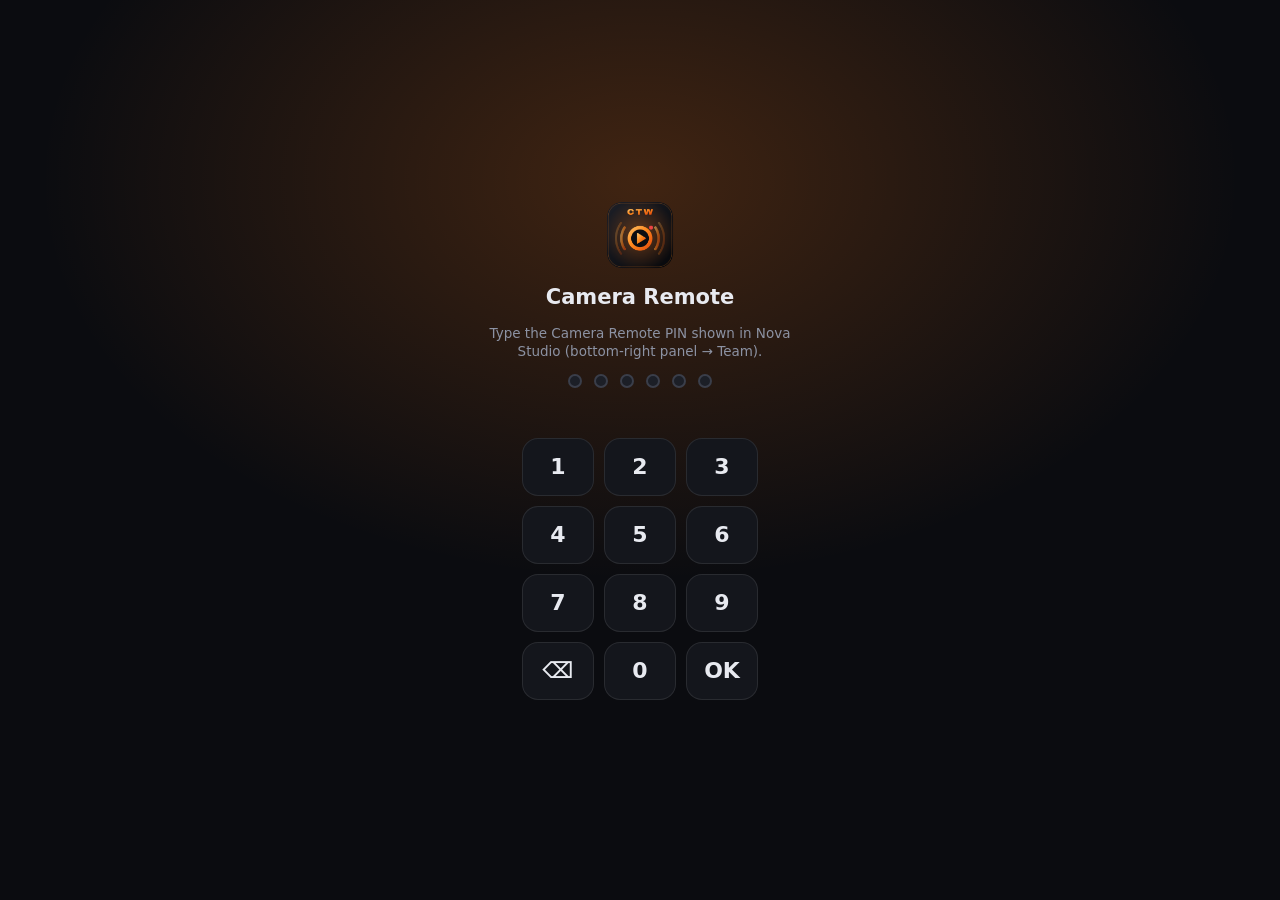
<file: director.html>
<!doctype html>
<html lang="en">
<head>
<meta charset="utf-8">
<meta name="viewport" content="width=device-width, initial-scale=1, viewport-fit=cover, user-scalable=no">
<meta name="theme-color" content="#0b0c10">
<meta name="apple-mobile-web-app-capable" content="yes"><meta name="mobile-web-app-capable" content="yes">
<meta name="apple-mobile-web-app-status-bar-style" content="black-translucent"><meta name="apple-mobile-web-app-title" content="Camera Remote">
<link rel="icon" href="icon.png"><link rel="apple-touch-icon" href="icon.png">
<title>Nova Camera Remote</title>
<style>
  :root { --a: #ff7a18; --b: #ffb347; --bg: #0b0c10; --p1: #14161c; --p2: #1c1f27; --p3: #252934; --line: rgba(255,255,255,.09); --txt: #e8eaf0; --dim: #8c92a3; --ok: #22c55e; --err: #ef4444; }
  * { box-sizing: border-box; -webkit-tap-highlight-color: transparent; }
  html, body { margin: 0; height: 100%; background: var(--bg); color: var(--txt); font: 13.5px/1.3 -apple-system, system-ui, "Segoe UI", Roboto, sans-serif; user-select: none; -webkit-user-select: none; touch-action: manipulation; overscroll-behavior: none; }
  button { font: inherit; color: inherit; cursor: pointer; border: 0; }
  .off { display: none !important; }
  #app { min-height: 100%; display: grid; gap: 8px; padding: max(8px, env(safe-area-inset-top)) max(8px, env(safe-area-inset-right)) max(10px, env(safe-area-inset-bottom)) max(8px, env(safe-area-inset-left)); grid-template-columns: minmax(0, 1fr); align-content: start; }
  @media (orientation: landscape) and (min-width: 700px) { #app { grid-template-columns: minmax(0, 1.25fr) minmax(300px, 1fr); align-items: start; } .colL, .colR { max-height: calc(100vh - 16px); overflow-y: auto; }
    .stage { width: min(100%, calc(52vh * 16 / 9)); align-self: center; flex: 0 0 auto; } .hint { display: none; } .joy { width: 120px; height: 120px; } .rock { height: 120px; } }
  .colL, .colR { display: flex; flex-direction: column; gap: 8px; min-width: 0; }
  header { display: flex; align-items: center; gap: 8px; } header img { width: 28px; height: 28px; border-radius: 8px; } header b { font-size: 14px; } header small { color: var(--dim); font-size: 11px; display: block; } .grow { flex: 1; }
  .pill { padding: 4px 8px; border-radius: 6px; font-size: 10.5px; font-weight: 800; letter-spacing: .06em; background: var(--p2); color: var(--dim); white-space: nowrap; }
  .pill.air { background: var(--err); color: #fff; } .pill.pvw { background: var(--ok); color: #04140a; } .pill.on { background: rgba(34,197,94,.18); color: var(--ok); }
  .cams { display: flex; gap: 6px; overflow-x: auto; scrollbar-width: none; padding-bottom: 2px; } .cams::-webkit-scrollbar { display: none; }
  .cam { flex: 0 0 auto; display: flex; align-items: center; gap: 6px; padding: 8px 11px; border-radius: 9px; background: var(--p2); border: 2px solid transparent; font-weight: 700; font-size: 12.5px; max-width: 170px; }
  .cam span { overflow: hidden; text-overflow: ellipsis; white-space: nowrap; } .cam i { width: 8px; height: 8px; border-radius: 50%; background: #4b5060; flex: 0 0 auto; }
  .cam.sel { border-color: var(--a); background: rgba(255,122,24,.13); } .cam.program i { background: var(--err); box-shadow: 0 0 7px var(--err); } .cam.preview i { background: var(--ok); } .cam.gone { opacity: .45; }
  .stage { position: relative; aspect-ratio: 16/9; background: #000; border-radius: 12px; overflow: hidden; border: 2px solid var(--line); touch-action: none; }
  .stage.air { border-color: var(--err); } .stage canvas { width: 100%; height: 100%; display: block; }
  .stage .grid3 { position: absolute; inset: 0; pointer-events: none; background: linear-gradient(90deg, transparent calc(33.33% - .5px), rgba(255,255,255,.16) 33.33%, transparent calc(33.33% + .5px), transparent calc(66.66% - .5px), rgba(255,255,255,.16) 66.66%, transparent calc(66.66% + .5px)), linear-gradient(180deg, transparent calc(33.33% - .5px), rgba(255,255,255,.16) 33.33%, transparent calc(33.33% + .5px), transparent calc(66.66% - .5px), rgba(255,255,255,.16) 66.66%, transparent calc(66.66% + .5px)); }
  .stage .tag { position: absolute; left: 8px; top: 7px; font-size: 10px; font-weight: 900; letter-spacing: .08em; padding: 3px 7px; border-radius: 5px; background: rgba(0,0,0,.55); }
  .stage.air .tag { background: var(--err); }
  .stage .zm { position: absolute; left: 8px; bottom: 7px; font-size: 11px; font-weight: 800; padding: 2px 7px; border-radius: 5px; background: rgba(0,0,0,.55); }
  .stage .pgm { position: absolute; right: 7px; top: 7px; width: 26%; aspect-ratio: 16/9; border-radius: 6px; border: 2px solid var(--err); overflow: hidden; background: #000; }
  .stage .pgm img { width: 100%; height: 100%; display: block; object-fit: cover; } .stage .pgm b { position: absolute; left: 3px; top: 2px; font-size: 8px; letter-spacing: .08em; background: var(--err); padding: 1px 3px; border-radius: 3px; }
  .ring { position: absolute; width: 64px; height: 64px; margin: -32px 0 0 -32px; border-radius: 50%; border: 2px solid var(--a); pointer-events: none; animation: ring .6s ease-out forwards; }
  .ring.focus { border-color: #fde047; border-radius: 6px; }
  @keyframes ring { from { transform: scale(.4); opacity: 1; } to { transform: scale(1.25); opacity: 0; } }
  .hint { color: var(--dim); font-size: 11px; text-align: center; margin-top: -2px; }
  .pad2 { display: grid; grid-template-columns: 1fr auto; gap: 10px; align-items: center; background: var(--p1); border: 1px solid var(--line); border-radius: 12px; padding: 10px; }
  .joy { position: relative; width: 150px; height: 150px; border-radius: 50%; background: radial-gradient(circle, var(--p3), var(--p2)); border: 1px solid var(--line); touch-action: none; justify-self: center; }
  .joy::before, .joy::after { content: ''; position: absolute; background: rgba(255,255,255,.06); } .joy::before { left: 50%; top: 14px; bottom: 14px; width: 1px; } .joy::after { top: 50%; left: 14px; right: 14px; height: 1px; }
  .knob { position: absolute; left: 50%; top: 50%; width: 58px; height: 58px; margin: -29px 0 0 -29px; border-radius: 50%; background: linear-gradient(135deg, var(--a), var(--b)); box-shadow: 0 6px 18px rgba(255,122,24,.35); transition: transform .18s cubic-bezier(.2,.9,.3,1.2); z-index: 1; }
  .joy.on .knob { transition: none; }
  .rock { width: 66px; height: 150px; border-radius: 33px; background: var(--p2); border: 1px solid var(--line); position: relative; touch-action: none; display: flex; flex-direction: column; justify-content: space-between; align-items: center; padding: 10px 0; font-weight: 900; color: var(--dim); }
  .rock .rk { position: absolute; left: 6px; right: 6px; top: 50%; height: 44px; margin-top: -22px; border-radius: 22px; background: var(--p3); border: 1px solid rgba(255,255,255,.12); display: grid; place-items: center; font-size: 10px; letter-spacing: .06em; transition: transform .18s cubic-bezier(.2,.9,.3,1.2); }
  .rock.on .rk { transition: none; background: rgba(255,122,24,.35); color: #fff; }
  .ctrls { display: flex; gap: 6px; } .ctrls button { flex: 1; }
  .btn { background: var(--p2); border-radius: 10px; padding: 11px 8px; font-weight: 800; font-size: 12.5px; text-align: center; }
  .btn.pri { background: linear-gradient(135deg, var(--a), var(--b)); color: #fff; } .btn.on { background: rgba(255,122,24,.2); color: var(--b); box-shadow: inset 0 0 0 2px var(--a); }
  .btn.red { background: var(--err); color: #fff; } .btn:disabled { opacity: .4; }
  .card { background: var(--p1); border: 1px solid var(--line); border-radius: 12px; padding: 10px; }
  .tabs { display: flex; gap: 4px; background: var(--p2); padding: 3px; border-radius: 10px; } .tabs button { flex: 1; background: none; color: var(--dim); font-weight: 800; font-size: 12px; padding: 8px 4px; border-radius: 8px; } .tabs button.on { background: var(--a); color: #fff; }
  .sub { font-size: 10.5px; color: var(--dim); font-weight: 800; letter-spacing: .08em; margin: 10px 0 6px; display: flex; align-items: center; gap: 8px; } .sub:first-child { margin-top: 2px; } .sub span { flex: 1; }
  .g4 { display: grid; grid-template-columns: repeat(4, 1fr); gap: 6px; } .g3 { display: grid; grid-template-columns: repeat(3, 1fr); gap: 6px; } .g2 { display: grid; grid-template-columns: 1fr 1fr; gap: 6px; }
  .shots { display: grid; grid-template-columns: repeat(4, 1fr); gap: 6px; }
  .shot { position: relative; aspect-ratio: 16/10; border-radius: 9px; background: var(--p2); border: 2px dashed rgba(255,255,255,.1); overflow: hidden; display: grid; place-items: center; color: var(--dim); font-weight: 800; padding: 0; }
  .shot.has { border-style: solid; border-color: transparent; } .shot img { position: absolute; inset: 0; width: 100%; height: 100%; object-fit: cover; }
  .shot span { position: absolute; left: 0; right: 0; bottom: 0; font-size: 10.5px; padding: 3px 5px; background: linear-gradient(transparent, rgba(0,0,0,.8)); color: #fff; text-align: left; white-space: nowrap; overflow: hidden; text-overflow: ellipsis; }
  .shots.saving .shot { border: 2px solid var(--a); } .shot.hit { box-shadow: 0 0 0 3px var(--a); }
  .seg { display: flex; background: var(--p2); border-radius: 9px; padding: 3px; gap: 2px; } .seg button { flex: 1; background: none; color: var(--dim); font-weight: 800; font-size: 11.5px; padding: 7px 4px; border-radius: 7px; } .seg button.on { background: var(--a); color: #fff; }
  .rng { display: flex; align-items: center; gap: 8px; } .rng input { flex: 1; accent-color: var(--a); height: 28px; } .rng b { min-width: 52px; text-align: right; font-size: 12px; }
  select { width: 100%; background: var(--p2); color: var(--txt); border: 1px solid var(--line); border-radius: 9px; padding: 9px; font: inherit; font-weight: 700; }
  .tog { display: flex; align-items: center; gap: 10px; padding: 10px; background: var(--p2); border-radius: 10px; font-weight: 700; margin-top: 6px; } .tog span { flex: 1; } .tog small { display: block; color: var(--dim); font-weight: 500; font-size: 11px; }
  .sw { width: 42px; height: 24px; border-radius: 12px; background: #3a3e4a; position: relative; flex: 0 0 auto; transition: background .15s; } .sw::after { content: ''; position: absolute; left: 3px; top: 3px; width: 18px; height: 18px; border-radius: 50%; background: #fff; transition: transform .15s; }
  .tog.on .sw { background: var(--a); } .tog.on .sw::after { transform: translateX(18px); }
  .take { display: grid; grid-template-columns: 1fr 1fr; gap: 8px; } .take .btn { padding: 14px; font-size: 14px; letter-spacing: .05em; }
  .bat { font-size: 11px; color: var(--dim); }
  #pin { position: fixed; inset: 0; background: radial-gradient(600px 400px at 50% 20%, rgba(255,122,24,.22), transparent), var(--bg); display: flex; flex-direction: column; align-items: center; justify-content: center; gap: 14px; padding: 24px; z-index: 10; text-align: center; }
  #pin img { width: 70px; height: 70px; border-radius: 18px; } #pin h1 { margin: 0; font-size: 21px; } #pin p { margin: 0; color: var(--dim); max-width: 330px; }
  .dots { display: flex; gap: 12px; height: 18px; } .dots i { width: 14px; height: 14px; border-radius: 50%; background: var(--p2); border: 2px solid #3a3e4a; } .dots i.f { background: var(--a); border-color: var(--a); }
  .keys { display: grid; grid-template-columns: repeat(3, 72px); gap: 10px; } .keys button { height: 58px; border-radius: 16px; border: 1px solid var(--line); background: var(--p1); font-size: 22px; font-weight: 700; }
  #err { color: #fca5a5; min-height: 18px; font-weight: 700; }
  #toast { position: fixed; left: 50%; bottom: 22px; transform: translateX(-50%); background: #111; border: 1px solid var(--line); padding: 10px 16px; border-radius: 10px; font-weight: 700; opacity: 0; transition: opacity .2s; pointer-events: none; z-index: 20; }
  #toast.on { opacity: 1; }
  #sheet { position: fixed; inset: 0; background: rgba(0,0,0,.55); z-index: 15; display: flex; align-items: flex-end; justify-content: center; }
  #sheet .box { width: min(460px, 100%); background: var(--p1); border-radius: 16px 16px 0 0; padding: 14px 14px max(16px, env(safe-area-inset-bottom)); display: flex; flex-direction: column; gap: 8px; }
  #sheet .box b { font-size: 15px; } #sheet input { background: var(--p2); border: 1px solid var(--line); color: var(--txt); border-radius: 9px; padding: 11px; font: inherit; }
</style>
</head>
<body>
<div id="pin">
  <img src="icon.png" alt=""><h1>Camera Remote</h1><p id="pinText">Type the Camera Remote PIN shown in Nova Studio (bottom-right panel → Team).</p>
  <div class="dots" id="dots"></div><div id="err"></div>
  <div class="keys" id="keys"></div>
</div>
<div id="app" class="off">
  <div class="colL">
    <header><img src="icon.png" alt=""><div><b id="pcName">Nova Studio</b><small>Camera Remote</small></div><span class="grow"></span><span class="bat" id="bat"></span><span class="pill" id="pAir">—</span><span class="pill" id="pLink">●</span></header>
    <div class="cams" id="cams"></div>
    <div class="stage" id="stage"><canvas id="cv" width="640" height="360"></canvas><div class="grid3" id="grid3"></div><span class="tag" id="tag">CAMERA</span><span class="zm" id="zm">100%</span><div class="pgm" id="pgmBox"><img id="pgm" alt=""><b>PROGRAM</b></div></div>
    <div class="hint">Tap to aim · double-tap to zoom in there · pinch to zoom · hold to focus</div>
    <div class="pad2">
      <div class="joy" id="joy"><b class="knob" id="knob"></b></div>
      <div class="rock" id="rock"><span>+</span><b class="rk" id="rk">ZOOM</b><span>−</span></div>
    </div>
    <div class="ctrls"><button class="btn" data-op="home">⌂ Home</button><button class="btn" data-op="stop">■ Stop</button><button class="btn" id="bGrid">Grid</button><button class="btn" id="bPgm">Program</button></div>
    <div class="take" id="takeRow"><button class="btn" id="bPvw" data-op="preview">To Preview</button><button class="btn red" id="bTake" data-op="take">TAKE ON AIR</button></div>
  </div>
  <div class="colR">
    <div class="tabs" id="tabs"><button data-t="shots" class="on">Shots</button><button data-t="moves">Moves</button><button data-t="auto">Auto</button><button data-t="phone" id="tPhone">Phone</button></div>
    <div class="card" id="pane"></div>
  </div>
</div>
<div id="sheet" class="off"><div class="box" id="sheetBox"></div></div>
<div id="toast"></div>
<script>
'use strict';
const $ = s => document.querySelector(s);
const qs = new URLSearchParams(location.search);
const LOCAL = location.pathname === '/director' && !qs.get('p');
if (qs.get('p')) localStorage.setItem('nd.p', qs.get('p')); if (qs.get('s') != null) localStorage.setItem('nd.s', qs.get('s'));
const P = LOCAL ? '' : (qs.get('p') || localStorage.getItem('nd.p') || ''); const SRV = qs.get('s') ?? localStorage.getItem('nd.s') ?? '';
const peerOpts = s => { if (!s) return { debug: 0 }; try { const u = new URL(/^https?:/.test(s) ? s : 'https://' + s); return { debug: 0, host: u.hostname, port: +u.port || (u.protocol === 'https:' ? 443 : 80), path: u.pathname || '/', secure: u.protocol === 'https:' }; } catch { return { debug: 0 }; } };
let pin = '', entry = '', link = null, st = { cams: [] }, tab = localStorage.getItem('nd.tab') || 'shots', retry = 0, saving = false;
const pref = { grid: localStorage.getItem('nd.grid') !== '0', pgm: localStorage.getItem('nd.pgm') !== '0' };
const buzz = (n = 10) => { try { navigator.vibrate && navigator.vibrate(n); } catch {} };
const toast = t => { const e = $('#toast'); e.textContent = t; e.classList.add('on'); clearTimeout(toast.t); toast.t = setTimeout(() => e.classList.remove('on'), 1600); };
const esc = s => String(s ?? '').replace(/[&<>"]/g, c => ({ '&': '&amp;', '<': '&lt;', '>': '&gt;', '"': '&quot;' }[c]));
const send = m => { if (link) link.send(m); };
const op = (o, extra) => send({ t: 'cam', op: o, ...(extra || {}) });

// ---------- PIN ----------
function drawPin() { $('#dots').innerHTML = Array.from({ length: Math.max(6, entry.length) }, (_, i) => `<i class="${i < entry.length ? 'f' : ''}"></i>`).join(''); }
$('#keys').innerHTML = ['1', '2', '3', '4', '5', '6', '7', '8', '9', '⌫', '0', 'OK'].map(k => `<button data-k="${k}">${k}</button>`).join('');
$('#keys').onclick = e => { const k = e.target.dataset.k; if (!k) return; if (k === '⌫') entry = entry.slice(0, -1); else if (k === 'OK') { if (entry.length >= 4) { pin = entry; connect(); } } else if (entry.length < 12) entry += k; drawPin(); if (entry.length === 6 && k !== 'OK') { pin = entry; connect(); } };
drawPin();

// ---------- link ----------
let wake = null; const keepAwake = async () => { try { if ('wakeLock' in navigator && !wake) { wake = await navigator.wakeLock.request('screen'); wake.addEventListener('release', () => { wake = null; }); } } catch {} };
const cv = $('#cv'), cx = cv.getContext('2d');
function onMsg(m) {
  if (m.t === 'ok') { $('#pin').classList.add('off'); $('#app').classList.remove('off'); retry = 0; $('#pLink').className = 'pill on'; keepAwake(); send({ t: 'state?' }); return; }
  if (m.t === 'denied') { pin = ''; entry = ''; drawPin(); $('#err').textContent = m.reason || 'Wrong PIN'; $('#pin').classList.remove('off'); $('#app').classList.add('off'); return; }
  if (m.t === 'cstate') { st = m; render(); return; }
  if (m.t === 'cframe') { const img = new Image(); img.onload = () => { if (m.id === st.sel) cx.drawImage(img, 0, 0, 640, 360); send({ t: 'cack' }); }; img.onerror = () => send({ t: 'cack' }); img.src = m.d; return; }
  if (m.t === 'cpgm') { if (pref.pgm) $('#pgm').src = m.d; return; }
  if (m.t === 'toast') toast(m.text);
}
function lost(why) { $('#pLink').className = 'pill'; link = null; if (!pin) return; retry++; setTimeout(connect, Math.min(5000, 800 + retry * 600)); if (why) toast(why); }
function connect() {
  if (!pin) { $('#pin').classList.remove('off'); return; }
  $('#err').textContent = '';
  if (LOCAL) {
    const ws = new WebSocket(`wss://${location.host}/ws/remote`); link = { send: m => ws.readyState === 1 && ws.send(JSON.stringify(m)) };
    ws.onopen = () => ws.send(JSON.stringify({ t: 'auth', pin, want: 'cam', name: 'Camera phone' }));
    ws.onmessage = e => { try { onMsg(JSON.parse(e.data)); } catch {} };
    ws.onclose = e => { if (e.code === 4003) { if (pin) { pin = ''; entry = ''; drawPin(); $('#pin').classList.remove('off'); $('#app').classList.add('off'); } return; } if (e.code === 4029) { $('#err').textContent = e.reason; return; } lost(); };
    return;
  }
  const go = () => { const peer = new Peer(peerOpts(SRV)); peer.on('open', () => { const c = peer.connect(P, { reliable: true, serialization: 'json', metadata: { kind: 'remote', want: 'cam', pin } });
      link = { send: m => c.open && c.send(m) }; c.on('data', onMsg); c.on('close', () => { try { peer.destroy(); } catch {} lost(); }); });
    peer.on('error', e => { try { peer.destroy(); } catch {} lost(e.type === 'peer-unavailable' ? 'Nova Studio not found — is it open?' : 'No internet'); }); };
  if (window.Peer) go(); else { const sc = document.createElement('script'); sc.src = 'peerjs.min.js'; sc.onload = go; sc.onerror = () => lost('No internet'); document.head.append(sc); }
}

// ---------- picture: tap to aim, double-tap to zoom in, pinch, hold to focus ----------
const stage = $('#stage');
const rel = (x, y) => { const r = cv.getBoundingClientRect(); return [Math.min(1, Math.max(0, (x - r.left) / r.width)), Math.min(1, Math.max(0, (y - r.top) / r.height))]; };
const ring = (x, y, cls = '') => { const r = stage.getBoundingClientRect(); const d = document.createElement('i'); d.className = 'ring ' + cls; d.style.left = (x - r.left) + 'px'; d.style.top = (y - r.top) + 'px'; stage.append(d); setTimeout(() => d.remove(), 650); };
const touches = new Map(); let pinch = null, tapT = null, lastTap = 0, holdT = null, moved = false, startPt = null;
stage.addEventListener('pointerdown', e => {
  stage.setPointerCapture(e.pointerId); touches.set(e.pointerId, [e.clientX, e.clientY]);
  if (touches.size === 2) { clearTimeout(holdT); clearTimeout(tapT); const [a, b] = [...touches.values()]; pinch = { d: Math.hypot(a[0] - b[0], a[1] - b[1]), sent: 1, at: 0 }; return; }
  moved = false; startPt = [e.clientX, e.clientY];
  holdT = setTimeout(() => { holdT = null; if (moved || pinch) return; const [x, y] = rel(e.clientX, e.clientY); ring(e.clientX, e.clientY, 'focus'); buzz(25); op('focus', { v: 'point', x, y }); startPt = null; }, 550);
});
stage.addEventListener('pointermove', e => {
  if (!touches.has(e.pointerId)) return; touches.set(e.pointerId, [e.clientX, e.clientY]);
  if (startPt && Math.hypot(e.clientX - startPt[0], e.clientY - startPt[1]) > 12) moved = true;
  if (pinch && touches.size === 2) {
    const [a, b] = [...touches.values()]; const d = Math.hypot(a[0] - b[0], a[1] - b[1]); const f = d / pinch.d; const now = performance.now();
    if (now - pinch.at > 110 && Math.abs(f / pinch.sent - 1) > 0.04) { const [x, y] = rel((a[0] + b[0]) / 2, (a[1] + b[1]) / 2); op('pinch', { x, y, factor: f / pinch.sent }); pinch.sent = f; pinch.at = now; }
  }
});
const up = e => {
  if (!touches.has(e.pointerId)) return; touches.delete(e.pointerId);
  if (pinch) { if (!touches.size) pinch = null; startPt = null; return; }
  if (!holdT || moved || !startPt) { clearTimeout(holdT); holdT = null; return; }
  clearTimeout(holdT); holdT = null;
  const cxp = e.clientX, cyp = e.clientY, [x, y] = rel(cxp, cyp), now = performance.now();
  if (now - lastTap < 300) { clearTimeout(tapT); lastTap = 0; ring(cxp, cyp); buzz(15); op('aim', { x, y, zoomBy: 1.5 }); return; }
  lastTap = now; tapT = setTimeout(() => { ring(cxp, cyp); buzz(); op('aim', { x, y }); }, 280);
};
stage.addEventListener('pointerup', up); stage.addEventListener('pointercancel', up);

// ---------- joystick & zoom rocker (keep telling the PC while held; it stops by itself if the link drops) ----------
const curve = v => Math.sign(v) * Math.pow(Math.abs(v), 1.6);
function holdPad(el, onMove, onEnd) {
  let on = false, last = null, t = null;
  const tick = () => { if (on && last) onMove(...last); };
  el.addEventListener('pointerdown', e => { on = true; el.setPointerCapture(e.pointerId); el.classList.add('on'); buzz(8); move(e); clearInterval(t); t = setInterval(tick, 150); });
  const move = e => { if (!on) return; const r = el.getBoundingClientRect(); last = [e, r]; onMove(e, r); };
  el.addEventListener('pointermove', move);
  const end = () => { if (!on) return; on = false; last = null; clearInterval(t); el.classList.remove('on'); onEnd(); };
  el.addEventListener('pointerup', end); el.addEventListener('pointercancel', end); el.addEventListener('lostpointercapture', end);
}
let lastJoy = 0;
holdPad($('#joy'), (e, r) => {
  const R = r.width / 2; let dx = (e.clientX - r.left - R) / R, dy = (e.clientY - r.top - R) / R; const len = Math.hypot(dx, dy); if (len > 1) { dx /= len; dy /= len; }
  $('#knob').style.transform = `translate(${dx * R * 0.6}px, ${dy * R * 0.6}px)`;
  const now = performance.now(); if (now - lastJoy < 70) return; lastJoy = now; op('move', { pan: curve(dx), tilt: -curve(dy) });
}, () => { $('#knob').style.transform = ''; op('move', { pan: 0, tilt: 0 }); setTimeout(() => op('move', { pan: 0, tilt: 0 }), 150); });
let lastZ = 0;
holdPad($('#rock'), (e, r) => {
  let v = -((e.clientY - r.top) / r.height * 2 - 1); v = Math.max(-1, Math.min(1, v)); $('#rk').style.transform = `translateY(${-v * r.height * 0.32}px)`;
  const now = performance.now(); if (now - lastZ < 70) return; lastZ = now; op('zoom', { speed: Math.abs(v) < 0.12 ? 0 : curve(v) });
}, () => { $('#rk').style.transform = ''; op('zoom', { speed: 0 }); setTimeout(() => op('zoom', { speed: 0 }), 150); });

// ---------- buttons ----------
document.addEventListener('click', e => {
  const b = e.target.closest('[data-op]'); if (!b || b.disabled) return;
  if (b.dataset.op === 'take' && !confirm('Put this camera on air now?')) return;
  buzz(); op(b.dataset.op, b.dataset.v != null ? { v: b.dataset.v } : null);
});
$('#bGrid').onclick = () => { pref.grid = !pref.grid; localStorage.setItem('nd.grid', pref.grid ? '1' : '0'); render(); };
$('#bPgm').onclick = () => { pref.pgm = !pref.pgm; localStorage.setItem('nd.pgm', pref.pgm ? '1' : '0'); render(); };
$('#cams').onclick = e => { const b = e.target.closest('[data-id]'); if (!b) return; buzz(); cx.fillStyle = '#000'; cx.fillRect(0, 0, 640, 360); op('sel', { id: b.dataset.id }); };
$('#tabs').onclick = e => { const b = e.target.closest('button'); if (!b) return; tab = b.dataset.t; localStorage.setItem('nd.tab', tab); render(); };

// shots: tap = go there · Save then tap = save here · hold = name / clear
let shotHold = null, shotHeld = false;
$('#pane').addEventListener('pointerdown', e => { const s = e.target.closest('.shot'); if (!s) return; shotHeld = false; clearTimeout(shotHold); shotHold = setTimeout(() => { shotHeld = true; buzz(25); shotMenu(+s.dataset.n); }, 550); });
['pointerup', 'pointercancel', 'pointerleave'].forEach(ev => $('#pane').addEventListener(ev, () => clearTimeout(shotHold)));
$('#pane').addEventListener('click', e => {
  const s = e.target.closest('.shot'); if (s) { if (shotHeld) return; const n = +s.dataset.n; const pr = presetOf(n);
    if (saving || !pr || !pr.has) { op('store', { n }); saving = false; toast(`Shot ${n} saved`); buzz(20); } else { op('recall', { n }); buzz(); }
    s.classList.add('hit'); setTimeout(() => s.classList.remove('hit'), 300); render(); return; }
  if (e.target.closest('#bSave')) { saving = !saving; render(); return; }
  const t = e.target.closest('[data-tog]'); if (t) { buzz(); op(t.dataset.tog, { on: !t.classList.contains('on') }); return; }
  const g = e.target.closest('[data-set]'); if (g) { buzz(); op(g.dataset.set, { v: g.dataset.v }); return; }
});
$('#pane').addEventListener('change', e => { const el = e.target; if (el.dataset.set) op(el.dataset.set, { v: el.type === 'range' ? +el.value : el.value }); });
$('#pane').addEventListener('input', e => { const el = e.target; if (el.type === 'range' && el.nextElementSibling) el.nextElementSibling.textContent = fmt(el.dataset.set, +el.value); });
const presetOf = n => ((st.cam || {}).presets || []).find(q => q.n === n);
function shotMenu(n) {
  const pr = presetOf(n); const box = $('#sheetBox');
  box.innerHTML = `<b>Shot ${n}</b><input id="shName" maxlength="24" placeholder="Name (e.g. Pulpit, Choir, Wide)" value="${esc(pr ? pr.name : '')}">
    <button class="btn pri" id="shSave">Save the current framing here</button><button class="btn" id="shName2">Save the name</button>${pr ? '<button class="btn" id="shClear">Clear this shot</button>' : ''}<button class="btn" id="shCancel">Cancel</button>`;
  $('#sheet').classList.remove('off');
  const close = () => $('#sheet').classList.add('off');
  $('#shSave').onclick = () => { op('store', { n }); const v = $('#shName').value.trim(); if (v) op('rename', { n, name: v }); toast(`Shot ${n} saved`); close(); };
  $('#shName2').onclick = () => { op('rename', { n, name: $('#shName').value.trim() }); close(); };
  if ($('#shClear')) $('#shClear').onclick = () => { op('clear', { n }); close(); };
  $('#shCancel').onclick = close;
}
$('#sheet').onclick = e => { if (e.target.id === 'sheet') $('#sheet').classList.add('off'); };

const fmt = (k, v) => k === 'ms' ? (v / 1000).toFixed(1) + ' s' : k === 'lens' ? v.toFixed(1) + '×' : k === 'exposure' ? (v > 0 ? '+' : '') + v.toFixed(1) : ['speed', 'handheld'].includes(k) ? (v ? Math.round(v * 100) + '%' : 'Off') : String(v);
const rng = (set, min, max, step, val) => `<div class="rng"><input type="range" data-set="${set}" min="${min}" max="${max}" step="${step}" value="${val}"><b>${fmt(set, +val)}</b></div>`;
const tog = (k, on, label, hint) => `<div class="tog ${on ? 'on' : ''}" data-tog="${k}"><span>${label}${hint ? `<small>${hint}</small>` : ''}</span><i class="sw"></i></div>`;
const seg = (set, cur, list) => `<div class="seg">${list.map(([v, l]) => `<button data-set="${set}" data-v="${v}" class="${cur === v ? 'on' : ''}">${l}</button>`).join('')}</div>`;

// ---------- draw ----------
let paneKey = '';
function render() {
  $('#pcName').textContent = st.name || 'Nova Studio';
  $('#cams').innerHTML = (st.cams || []).map(c => `<button class="cam ${c.id === st.sel ? 'sel' : ''} ${c.tally} ${c.online ? '' : 'gone'}" data-id="${esc(c.id)}"><i></i><span>${esc(c.name)}</span></button>`).join('') || '<span class="pill">No cameras in Nova Studio yet</span>';
  const c = st.cam, me = (st.cams || []).find(x => x.id === st.sel) || {};
  const air = !!(c && c.air), pvw = me.tally === 'preview';
  stage.classList.toggle('air', air); $('#tag').textContent = c ? (air ? '● ON AIR · ' : pvw ? 'PREVIEW · ' : '') + c.name : 'NO CAMERA';
  $('#pAir').className = 'pill' + (air ? ' air' : pvw ? ' pvw' : ''); $('#pAir').textContent = air ? 'ON AIR' : pvw ? 'PREVIEW' : 'OFF AIR';
  $('#zm').textContent = c ? Math.round(c.zoom * 100) + '%' + (c.frozen ? ' · FROZEN' : '') : '';
  $('#grid3').classList.toggle('off', !pref.grid); $('#bGrid').classList.toggle('on', pref.grid);
  $('#pgmBox').classList.toggle('off', !pref.pgm || air); $('#bPgm').classList.toggle('on', pref.pgm);
  const ph = c && c.phone; $('#bat').textContent = ph && ph.battery != null ? `${ph.charging ? '⚡' : '🔋'}${ph.battery}%` : '';
  $('#tPhone').classList.toggle('off', !ph); if (!ph && tab === 'phone') tab = 'shots';
  document.querySelectorAll('#tabs button').forEach(b => b.classList.toggle('on', b.dataset.t === tab));
  const al = st.allow || {}; $('#takeRow').classList.toggle('off', !al.preview && !al.take);
  $('#bPvw').classList.toggle('off', !al.preview); $('#bTake').classList.toggle('off', !al.take); $('#bTake').disabled = air; $('#bPvw').disabled = air || pvw;
  // the pane is rebuilt only when what it shows changed (so a slider being dragged is never reset)
  const key = JSON.stringify([tab, saving, c && { p: c.presets, d: c.dir, ph: c.phone && { lens: !!c.phone.lens, exp: !!c.phone.exp, t: c.phone.torch, tk: c.phone.torchOk }, s: c.speed, f: c.frozen, hw: c.hw }]);
  if (key === paneKey) return; paneKey = key;
  const pane = $('#pane'); if (!c) { pane.innerHTML = '<p style="color:var(--dim);text-align:center">Choose a camera above.</p>'; return; }
  let h = '';
  if (tab === 'shots') {
    h += `<div class="sub"><span>SHOTS${c.hw ? ' (CAMERA PRESETS)' : ''}</span><button class="btn ${saving ? 'on' : ''}" id="bSave" style="padding:6px 12px">${saving ? 'Tap a box to save' : 'Save'}</button></div><div class="shots ${saving ? 'saving' : ''}">`;
    for (let n = 1; n <= 12; n++) { const pr = presetOf(n); h += `<button class="shot ${pr && pr.has ? 'has' : ''}" data-n="${n}">${pr && pr.thumb ? `<img src="${pr.thumb}" alt="">` : ''}${pr && pr.has ? `<span>${esc(pr.name || 'Shot ' + n)}</span>` : '+'}</button>`; }
    h += `</div><div class="hint" style="margin-top:8px">Tap a shot to glide there · empty box = save here · hold a shot to name or clear it</div>`;
    h += `<div class="sub"><span>SPEED</span></div>${rng('speed', 0.05, 1, 0.05, c.speed)}`;
  } else if (tab === 'moves') {
    h += `<div class="sub"><span>SHOT SIZE</span></div><div class="g4">${[['wide', 'Wide'], ['medium', 'Medium'], ['close', 'Close'], ['xclose', 'Extreme']].map(([v, l]) => `<button class="btn" data-op="size" data-v="${v}">${l}</button>`).join('')}</div>`;
    h += `<div class="sub"><span>FRAMING</span></div><div class="g3"><button class="btn" data-op="third" data-v="left">◧ Left third</button><button class="btn" data-op="third" data-v="centre">▣ Centre</button><button class="btn" data-op="third" data-v="right">◨ Right third</button></div>`;
    h += `<div class="g4" style="margin-top:6px"><button class="btn" data-op="push">Push in</button><button class="btn" data-op="pull">Pull out</button><button class="btn" data-op="nudge" data-v="up">▲ Headroom</button><button class="btn" data-op="nudge" data-v="down">▼ Lower</button></div>`;
    h += `<div class="sub"><span>HOW SHOTS MOVE</span></div>${seg('style', c.dir.style, [['glide', 'Glide'], ['cut', 'Cut'], ['dip', 'Dip'], ['swoop', 'Swoop']])}`;
    h += `<div style="margin-top:8px"><select data-set="ease">${[['smooth', 'Smooth'], ['gentle', 'Gentle'], ['slowDown', 'Slows down at the end'], ['speedUp', 'Speeds up'], ['steady', 'Steady'], ['cinematic', 'Cinematic']].map(([v, l]) => `<option value="${v}" ${c.dir.ease === v ? 'selected' : ''}>${l}</option>`).join('')}</select></div>`;
    h += `<div class="sub"><span>TIME FOR A MOVE</span></div>${rng('ms', 300, 15000, 100, c.dir.ms)}`;
  } else if (tab === 'auto') {
    h += tog('tour', c.dir.tour, 'Auto tour', `Moves through your shots by itself every ${c.dir.every} s`);
    h += tog('follow', c.dir.follow, 'Auto follow', 'Keeps a moving speaker in the frame');
    h += tog('drift', c.dir.drift, 'Drift', 'Slowly glides between shot 1 and shot 2');
    h += `<div class="sub"><span>HANDHELD FEEL</span></div>${rng('handheld', 0, 1, 0.05, c.dir.handheld)}`;
    h += `<div class="sub"><span>PICTURE</span></div><div class="g2"><button class="btn ${c.frozen ? 'on' : ''}" data-op="freeze">${c.frozen ? 'Unfreeze' : 'Freeze'}</button><button class="btn" data-op="snapshot">Snapshot</button></div>`;
  } else if (tab === 'phone' && ph) {
    if (!ph.on) h += '<p style="color:#fca5a5;font-weight:700;margin:2px 0 8px">This phone is not connected right now.</p>';
    if (ph.lens) h += `<div class="sub"><span>LENS ZOOM (ON THE PHONE)</span></div>${rng('lens', ph.lens.min, ph.lens.max, 0.1, ph.lens.now)}`;
    else h += '<div class="hint" style="text-align:left">This phone does not allow lens zoom (iPhone) — the zoom rocker zooms in the studio instead.</div>';
    if (ph.exp) h += `<div class="sub"><span>EXPOSURE</span></div>${rng('exposure', ph.exp.min, ph.exp.max, ph.exp.step, ph.exp.now)}`;
    h += `<div class="sub"><span>FOCUS & LIGHT</span></div><div class="g3"><button class="btn" data-op="focus" data-v="auto">Auto focus</button><button class="btn" data-op="focus" data-v="lock">Lock focus</button>${ph.torchOk ? `<button class="btn ${ph.torch ? 'on' : ''}" data-op="torch">Torch</button>` : '<button class="btn" disabled>No torch</button>'}</div>`;
    h += `<div class="g2" style="margin-top:6px"><button class="btn" data-op="flip">Flip lens</button><button class="btn" data-op="focus" data-v="point" >Focus centre</button></div>`;
  }
  pane.innerHTML = h;
}
setInterval(() => send({ t: 'ping' }), 5000);
document.addEventListener('visibilitychange', () => { if (document.visibilityState === 'visible') { keepAwake(); if (link) send({ t: 'state?' }); } else { op('move', { pan: 0, tilt: 0 }); op('zoom', { speed: 0 }); } });
</script>
</body>
</html>
</file>
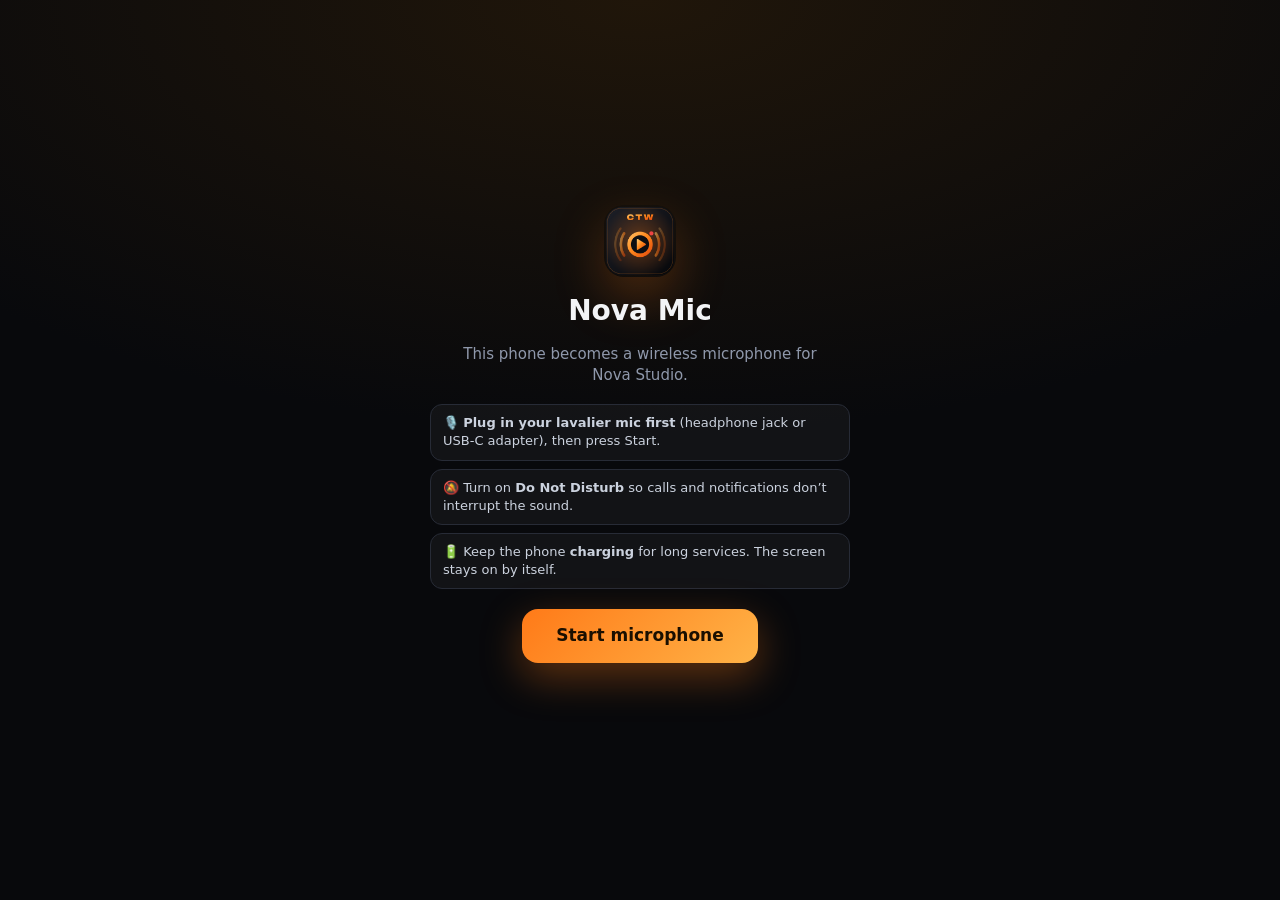
<file: mic.html>
<!doctype html>
<html lang="en">
<head>
<meta charset="utf-8">
<meta name="viewport" content="width=device-width, initial-scale=1, viewport-fit=cover, user-scalable=no">
<meta name="theme-color" content="#0b0c10">
<meta name="mobile-web-app-capable" content="yes">
<meta name="apple-mobile-web-app-capable" content="yes">
<meta name="apple-mobile-web-app-status-bar-style" content="black-translucent">
<meta name="apple-mobile-web-app-title" content="Nova Mic">
<title>Nova Mic</title>
<link rel="icon" href="icon.png"><link rel="apple-touch-icon" href="icon.png">
<style>
  :root { --bg: #08090c; --panel: #12141a; --panel2: #1a1d25; --line: #272b36; --text: #f3f4f6; --dim: #8f98ab; --acc: #ff7a18; --acc2: #ffb347; --green: #22c55e; --amber: #f59e0b; --red: #ef4444;
    --st: env(safe-area-inset-top, 0px); --sb: env(safe-area-inset-bottom, 0px); --sl: env(safe-area-inset-left, 0px); --sr: env(safe-area-inset-right, 0px); }
  * { box-sizing: border-box; -webkit-tap-highlight-color: transparent; }
  html, body { margin: 0; height: 100%; background: radial-gradient(120% 80% at 50% 0%, #1a1208 0%, var(--bg) 55%); color: var(--text); font: 15px/1.4 "Segoe UI", system-ui, -apple-system, Roboto, Arial, sans-serif; overflow: hidden; overscroll-behavior: none; user-select: none; }
  button, select { font: inherit; color: inherit; }
  .hide { display: none !important; }
  #app { position: fixed; inset: 0; height: 100dvh; display: grid; grid-template-areas: "top" "viz" "meter" "ctl"; grid-template-rows: auto minmax(0, 1fr) auto auto; padding: calc(8px + var(--st)) calc(14px + var(--sr)) calc(10px + var(--sb)) calc(14px + var(--sl)); gap: 10px; }
  /* top */
  .top { grid-area: top; display: flex; align-items: center; gap: 8px; min-width: 0; }
  .logo { width: 34px; height: 34px; border-radius: 10px; flex: none; }
  .ttl { min-width: 0; flex: 1; } .ttl b { display: block; font-size: 15px; letter-spacing: .04em; overflow: hidden; text-overflow: ellipsis; white-space: nowrap; } .ttl small { display: block; color: var(--dim); font-size: 11.5px; overflow: hidden; text-overflow: ellipsis; white-space: nowrap; }
  .pill { flex: none; padding: 6px 11px; border-radius: 999px; font-size: 11px; font-weight: 800; letter-spacing: .08em; background: var(--panel2); border: 1px solid var(--line); white-space: nowrap; display: flex; align-items: center; gap: 6px; }
  .pill i { width: 8px; height: 8px; border-radius: 50%; background: var(--dim); }
  .pill.ok i { background: var(--green); box-shadow: 0 0 10px var(--green); } .pill.bad i { background: var(--red); } .pill.wait i { background: var(--amber); animation: blink 1s infinite; }
  .pill.air { background: var(--red); border-color: #ff7b85; color: #fff; animation: airpulse 1.6s ease-in-out infinite; } .pill.air i { background: #fff; }
  @keyframes blink { 50% { opacity: .3; } } @keyframes airpulse { 50% { box-shadow: 0 0 0 7px rgba(239,68,68,.25); } }
  /* visualiser */
  .viz { grid-area: viz; position: relative; display: flex; align-items: center; justify-content: center; min-height: 0; }
  #orb { width: 100%; height: 100%; display: block; }
  .center { position: absolute; display: flex; flex-direction: column; align-items: center; pointer-events: none; text-align: center; }
  .db { font-size: clamp(30px, 10vmin, 54px); font-weight: 800; font-variant-numeric: tabular-nums; letter-spacing: -.02em; line-height: 1; text-shadow: 0 4px 20px rgba(0,0,0,.6); }
  .db small { font-size: .38em; font-weight: 700; color: var(--dim); margin-left: 3px; }
  .lbl { font-size: 11px; letter-spacing: .14em; color: var(--dim); font-weight: 800; margin-top: 6px; }
  .muted-big { color: var(--red); font-size: clamp(18px, 5vmin, 26px); font-weight: 900; letter-spacing: .12em; }
  /* meter */
  .meter { grid-area: meter; background: var(--panel); border: 1px solid var(--line); border-radius: 16px; padding: 10px 12px 8px; }
  .mrow { display: flex; align-items: center; gap: 10px; }
  .bar { position: relative; flex: 1; height: 16px; border-radius: 8px; background: #05060a; overflow: hidden; border: 1px solid #1f232c; }
  .bar .fill { position: absolute; inset: 0; transform-origin: left; transform: scaleX(0); background: linear-gradient(90deg, #16a34a 0%, #22c55e 55%, #eab308 75%, #f97316 88%, #ef4444 100%); transition: transform .05s linear; }
  .bar .mask { position: absolute; inset: 0; background: repeating-linear-gradient(90deg, transparent 0 5px, rgba(0,0,0,.5) 5px 6px); }
  .bar .peak { position: absolute; top: 0; bottom: 0; width: 3px; background: #fff; border-radius: 2px; box-shadow: 0 0 8px #fff; left: 0; transition: left .08s; }
  .clip { flex: none; font-size: 10px; font-weight: 900; letter-spacing: .08em; padding: 3px 7px; border-radius: 6px; background: #2a0d10; color: #6b2a30; border: 1px solid #3b1418; }
  .clip.on { background: var(--red); color: #fff; border-color: #ff7b85; box-shadow: 0 0 14px rgba(239,68,68,.7); }
  .scale { display: flex; justify-content: space-between; font-size: 9.5px; color: var(--dim); margin: 4px 50px 0 0; font-variant-numeric: tabular-nums; }
  .hint { font-size: 12px; color: var(--dim); margin-top: 6px; text-align: center; min-height: 16px; }
  .hint.warn { color: #fcd34d; } .hint.bad { color: #fca5a5; }
  /* controls */
  .ctl { grid-area: ctl; display: grid; grid-template-columns: auto 1fr; gap: 10px; align-items: stretch; }
  .mute { align-self: center; height: auto; width: clamp(76px, 22vw, 96px); aspect-ratio: 1; border-radius: 50%; border: 0; cursor: pointer; display: flex; flex-direction: column; align-items: center; justify-content: center; gap: 2px; font-size: 11px; font-weight: 900; letter-spacing: .1em;
    background: radial-gradient(circle at 35% 30%, #2b2f3a, #161921); box-shadow: inset 0 0 0 2px #2f3442, 0 10px 30px rgba(0,0,0,.5); color: #d1fae5; transition: transform .1s; }
  .mute:active { transform: scale(.95); }
  .mute svg { width: 40%; height: 40%; fill: none; stroke: currentColor; stroke-width: 2; stroke-linecap: round; stroke-linejoin: round; }
  .mute.on { background: radial-gradient(circle at 35% 30%, #ff5a66, #b91c1c); box-shadow: inset 0 0 0 2px #ff8a93, 0 0 30px rgba(239,68,68,.5); color: #fff; }
  .opts { display: flex; flex-direction: column; gap: 8px; min-width: 0; }
  .opt { display: flex; align-items: center; gap: 8px; background: var(--panel); border: 1px solid var(--line); border-radius: 12px; padding: 7px 10px; min-width: 0; }
  .opt > span { font-size: 11px; font-weight: 800; letter-spacing: .06em; color: var(--dim); flex: none; text-transform: uppercase; }
  .opt select { flex: 1; min-width: 0; background: transparent; border: 0; font-size: 14px; font-weight: 600; outline: none; }
  .opt select option { background: var(--panel); }
  .opt input[type=range] { flex: 1; min-width: 0; accent-color: var(--acc); }
  .opt output { font-size: 12px; font-weight: 800; min-width: 44px; text-align: right; font-variant-numeric: tabular-nums; }
  .sw { position: relative; width: 40px; height: 22px; flex: none; border-radius: 99px; background: #2a2f3b; border: 0; cursor: pointer; margin-left: auto; }
  .sw::after { content: ''; position: absolute; left: 3px; top: 3px; width: 16px; height: 16px; border-radius: 50%; background: #9aa3b5; transition: .2s; }
  .sw.on { background: var(--acc); } .sw.on::after { left: 21px; background: #fff; }
  /* start screen */
  #start { position: fixed; inset: 0; z-index: 10; display: flex; flex-direction: column; align-items: center; justify-content: center; gap: 14px; padding: calc(24px + var(--st)) 24px calc(24px + var(--sb)); text-align: center; background: radial-gradient(120% 80% at 50% 0%, #20160a 0%, var(--bg) 60%); }
  #start img { width: 72px; height: 72px; border-radius: 20px; box-shadow: 0 20px 50px rgba(255,122,24,.25); }
  #start h1 { margin: 0; font-size: clamp(22px, 6vw, 28px); } #start p { margin: 0; color: var(--dim); max-width: 380px; }
  #start .go { margin-top: 6px; border: 0; border-radius: 16px; padding: 15px 34px; font-size: 17px; font-weight: 800; background: linear-gradient(135deg, var(--acc), var(--acc2)); color: #1a0f00; cursor: pointer; box-shadow: 0 14px 40px rgba(255,122,24,.35); }
  .tips { display: grid; gap: 8px; max-width: 420px; width: 100%; text-align: left; margin-top: 4px; }
  .tips div { background: rgba(255,255,255,.04); border: 1px solid var(--line); border-radius: 12px; padding: 9px 12px; font-size: 13px; color: #cbd2de; }
  .err { color: #fca5a5; font-size: 13px; min-height: 18px; }
  #toast { position: fixed; left: 50%; top: calc(60px + var(--st)); transform: translateX(-50%); z-index: 20; background: #1f232d; border: 1px solid var(--line); padding: 9px 16px; border-radius: 12px; font-size: 13px; font-weight: 600; opacity: 0; transition: opacity .25s; pointer-events: none; max-width: calc(100% - 30px); text-align: center; }
  #toast.show { opacity: 1; }
  /* phones on their side: visualiser left, meter + controls right */
  @media (orientation: landscape) and (max-height: 560px) {
    #app { grid-template-areas: "top top" "viz meter" "viz ctl"; grid-template-columns: minmax(0, 1fr) minmax(0, 1.1fr); grid-template-rows: auto auto minmax(0, 1fr); }
    .ctl { align-content: start; } .mute { width: clamp(64px, 18vh, 84px); }
  }
  @media (max-height: 600px) and (orientation: portrait) { .opt { padding: 5px 9px; } .meter { padding: 8px 10px 6px; } }
</style>
</head>
<body>
<div id="start">
  <img src="icon.png" alt="">
  <h1>Nova Mic</h1>
  <p>This phone becomes a wireless microphone for Nova Studio.</p>
  <div class="tips">
    <div>🎙️ <b>Plug in your lavalier mic first</b> (headphone jack or USB-C adapter), then press Start.</div>
    <div>🔕 Turn on <b>Do Not Disturb</b> so calls and notifications don’t interrupt the sound.</div>
    <div>🔋 Keep the phone <b>charging</b> for long services. The screen stays on by itself.</div>
  </div>
  <button class="go" id="go">Start microphone</button>
  <div class="err" id="err"></div>
</div>

<div id="app" class="hide">
  <div class="top">
    <img class="logo" src="icon.png" alt="">
    <div class="ttl"><b id="name">Nova Mic</b><small id="sub">Connecting to Nova Studio…</small></div>
    <div class="pill wait" id="link"><i></i><span id="linkT">LINKING</span></div>
  </div>
  <div class="viz"><canvas id="orb"></canvas>
    <div class="center"><div class="db" id="dbv">-∞<small>dB</small></div><div class="lbl" id="dbl">LEVEL</div></div>
  </div>
  <div class="meter">
    <div class="mrow"><div class="bar"><div class="fill" id="fill"></div><div class="mask"></div><div class="peak" id="peak"></div></div><div class="clip" id="clip">CLIP</div></div>
    <div class="scale"><span>-60</span><span>-40</span><span>-24</span><span>-12</span><span>-6</span><span>0</span></div>
    <div class="hint" id="hint">Speak into the microphone to check the level</div>
  </div>
  <div class="ctl">
    <button class="mute" id="mute"><svg viewBox="0 0 24 24"><rect x="9" y="3" width="6" height="11" rx="3"/><path d="M5 11a7 7 0 0 0 14 0M12 18v3"/><path id="slash" d="M4 4l16 16" style="display:none"/></svg><span id="muteT">LIVE</span></button>
    <div class="opts">
      <label class="opt"><span>Mic</span><select id="dev"></select></label>
      <div class="opt"><span>Boost</span><input type="range" id="gain" min="0" max="18" step="1" value="0"><output id="gainV">0 dB</output></div>
      <div class="opt"><span>Noise reduction</span><button class="sw" id="ns" title="Noise reduction"></button></div>
    </div>
  </div>
</div>
<div id="toast"></div>
<script>
'use strict';
const $ = s => document.querySelector(s);
const qs = new URLSearchParams(location.search);
// LOCAL: page from the studio PC (wss link).  CLOUD: page from the website — studio found through PeerJS.
const LOCAL = location.pathname === '/mic' && !qs.get('p');
const K = qs.get('k') || localStorage.getItem('novamic.k') || ''; if (qs.get('k')) localStorage.setItem('novamic.k', qs.get('k'));
const P = LOCAL ? '' : (qs.get('p') || localStorage.getItem('novamic.p') || ''); if (qs.get('p')) localStorage.setItem('novamic.p', qs.get('p'));
const SRV = qs.get('s') ?? localStorage.getItem('novamic.s') ?? ''; if (qs.get('s') != null) localStorage.setItem('novamic.s', qs.get('s'));
const peerOpts = s => { if (!s) return { debug: 0 }; try { const u = new URL(/^https?:/.test(s) ? s : 'https://' + s); return { debug: 0, host: u.hostname, port: +u.port || (u.protocol === 'https:' ? 443 : 80), path: u.pathname || '/', secure: u.protocol === 'https:' }; } catch { return { debug: 0 }; } };
// the QR code carries the input's own ID, so this phone pairs with exactly that "Phone Microphone" input in Nova Studio
let ID = qs.get('id') || localStorage.getItem('novamic.id'); if (!ID || !/^mic[\w-]+$/.test(ID)) ID = 'mic' + Math.random().toString(36).slice(2, 10); localStorage.setItem('novamic.id', ID);
const S = { name: localStorage.getItem('novamic.name') || 'Phone mic', dev: localStorage.getItem('novamic.dev') || '', gain: +(localStorage.getItem('novamic.gain') || 0), ns: localStorage.getItem('novamic.ns') === '1', muted: false, tally: 'standby', mode: 'rtc', pcName: '' };
let raw = null, actx = null, src = null, gainN = null, dest = null, an = null, ws = null, pc = null, SID = '', retry = 0, wl = null;
const toast = (t, ms = 2200) => { const e = $('#toast'); e.textContent = t; e.classList.add('show'); clearTimeout(toast.t); toast.t = setTimeout(() => e.classList.remove('show'), ms); };

// ---------- microphone ----------
async function openMic() {
  if (raw) raw.getTracks().forEach(t => t.stop());
  raw = await navigator.mediaDevices.getUserMedia({ audio: { deviceId: S.dev ? { exact: S.dev } : undefined, echoCancellation: false, noiseSuppression: S.ns, autoGainControl: false, channelCount: 1, sampleRate: 48000 }, video: false });
  actx = actx || new (window.AudioContext || window.webkitAudioContext)({ latencyHint: 'interactive' });
  if (actx.state !== 'running') await actx.resume().catch(() => {});
  if (src) try { src.disconnect(); } catch {}
  src = actx.createMediaStreamSource(raw);
  if (!gainN) { gainN = actx.createGain(); an = actx.createAnalyser(); an.fftSize = 2048; an.smoothingTimeConstant = 0.72; dest = actx.createMediaStreamDestination(); gainN.connect(an); gainN.connect(dest); }
  src.connect(gainN); applyGain();
  // the processed sound (with boost) is what goes to the studio
  const track = dest.stream.getAudioTracks()[0];
  if (pc) for (const s of pc.getSenders()) if (s.track && s.track.kind === 'audio') await s.replaceTrack(track).catch(() => {});
  await listDevs(); const at = raw.getAudioTracks()[0]; const lab = at ? at.label : '';
  $('#dbl').textContent = (lab.length > 28 ? lab.slice(0, 26) + '…' : lab || 'MICROPHONE').toUpperCase();
  if (pcm.sp) { pcmStop(); pcmStart(); }
  const t0 = raw.getAudioTracks()[0]; if (t0) t0.onended = () => { if (raw && raw.getAudioTracks()[0] === t0) reopenMic('The phone stopped the microphone — reopening it'); };
  actx.onstatechange = () => { if (actx.state !== 'running' && actx.state !== 'closed') setTimeout(() => actx.resume().catch(() => {}), 300); };
}
// the microphone must never stop by itself: a phone call, another app or a re-plugged lavalier can take it — open it again
let reopening = false;
async function reopenMic(why) {
  if (reopening) return; reopening = true; if (why) toast(why);
  for (let i = 0; i < 20; i++) { try { await openMic(); reopening = false; toast('Microphone back ✓'); return; } catch { await new Promise(r => setTimeout(r, 1500)); } }
  reopening = false; $('#err').textContent = 'The microphone could not be reopened — tap Mic and choose it again.';
}
let micStill = 0;
setInterval(() => {
  if (!raw || reopening) return;
  if (actx && actx.state !== 'running') actx.resume().catch(() => {});
  const t = raw.getAudioTracks()[0];
  if (!t || t.readyState === 'ended') { reopenMic('Microphone stopped — reopening it'); return; }
  micStill = t.muted ? micStill + 1 : 0;
  if (micStill >= 3) { micStill = 0; reopenMic('Microphone paused by the phone — reopening it'); }
}, 2000);
function applyGain() { if (!gainN) return; gainN.gain.setTargetAtTime(S.muted ? 0 : Math.pow(10, S.gain / 20), actx.currentTime, 0.02); }
async function listDevs() {
  const ds = (await navigator.mediaDevices.enumerateDevices()).filter(d => d.kind === 'audioinput');
  const sel = $('#dev'); sel.innerHTML = '';
  ds.forEach((d, i) => { const o = document.createElement('option'); o.value = d.deviceId; o.textContent = d.label || 'Microphone ' + (i + 1); sel.append(o); });
  const cur = raw && raw.getAudioTracks()[0] && raw.getAudioTracks()[0].getSettings().deviceId; sel.value = S.dev || cur || '';
}
navigator.mediaDevices && navigator.mediaDevices.addEventListener && navigator.mediaDevices.addEventListener('devicechange', async () => { await listDevs(); toast('A microphone was plugged in or out'); });
$('#dev').onchange = async e => { S.dev = e.target.value; localStorage.setItem('novamic.dev', S.dev); try { await openMic(); toast('Microphone changed'); } catch (er) { toast('Could not open that microphone'); } };
$('#gain').value = S.gain; $('#gainV').textContent = '+' + S.gain + ' dB';
$('#gain').oninput = e => { S.gain = +e.target.value; localStorage.setItem('novamic.gain', S.gain); $('#gainV').textContent = '+' + S.gain + ' dB'; applyGain(); };
$('#ns').classList.toggle('on', S.ns);
$('#ns').onclick = async () => { S.ns = !S.ns; localStorage.setItem('novamic.ns', S.ns ? '1' : '0'); $('#ns').classList.toggle('on', S.ns); await openMic().catch(() => {}); toast(S.ns ? 'Noise reduction on' : 'Noise reduction off — natural sound'); };
function setMute(m, quiet) { S.muted = m; applyGain(); $('#mute').classList.toggle('on', m); $('#slash').style.display = m ? '' : 'none'; $('#muteT').textContent = m ? 'MUTED' : 'LIVE'; if (!quiet) send({ t: 'state', mic: !m }); if (navigator.vibrate) navigator.vibrate(30); }
$('#mute').onclick = () => setMute(!S.muted);

// ---------- the sound monitor ----------
const cv = $('#orb'), cx = cv.getContext('2d'); const fbuf = new Float32Array(2048), freq = new Uint8Array(1024);
const showDb = { v: -90, at: 0 };
let peakDb = -90, peakAt = 0, clipAt = 0, smooth = 0, silentSince = performance.now(), lastLevel = -90;
const toPct = db => Math.max(0, Math.min(1, (db + 60) / 60));
function draw() {
  requestAnimationFrame(draw);
  const W = cv.clientWidth, H = cv.clientHeight, dpr = Math.min(2, devicePixelRatio || 1); if (cv.width !== W * dpr || cv.height !== H * dpr) { cv.width = W * dpr; cv.height = H * dpr; }
  cx.setTransform(dpr, 0, 0, dpr, 0, 0); cx.clearRect(0, 0, W, H);
  let pk = 0, ss = 0;
  if (an) { an.getFloatTimeDomainData(fbuf); for (let i = 0; i < fbuf.length; i++) { const a = Math.abs(fbuf[i]); if (a > pk) pk = a; ss += fbuf[i] * fbuf[i]; } an.getByteFrequencyData(freq); }
  const now = performance.now(), db = 20 * Math.log10(pk || 1e-6), rms = 10 * Math.log10(ss / fbuf.length || 1e-9);
  lastLevel = S.muted ? -90 : db;
  if (db > peakDb || now - peakAt > 1400) { peakDb = db; peakAt = now; }
  if (db > -1 && !S.muted) clipAt = now;
  const lvl = S.muted ? 0 : toPct(rms + 6); smooth += (lvl - smooth) * (lvl > smooth ? 0.5 : 0.12);
  // orb
  const R = Math.min(W, H) * 0.30, X = W / 2, Y = H / 2, hot = now - clipAt < 800;
  const col = S.muted ? [120, 120, 130] : hot ? [239, 68, 68] : smooth > 0.78 ? [245, 158, 11] : [34, 197, 94];
  const glow = cx.createRadialGradient(X, Y, R * 0.3, X, Y, R * (1.65 + smooth * 0.5));
  glow.addColorStop(0, `rgba(${col},${0.20 + smooth * 0.35})`); glow.addColorStop(1, 'rgba(0,0,0,0)'); cx.fillStyle = glow; cx.beginPath(); cx.arc(X, Y, R * 2.4, 0, 7); cx.fill();
  // frequency bars around the circle (voice range spread around the ring, mirrored)
  const N = 72, rot = now / 9000;
  for (let i = 0; i < N; i++) {
    const k = i < N / 2 ? i : N - 1 - i, bin = Math.floor(2 + Math.pow(k / (N / 2), 1.7) * 220); const v = S.muted ? 0 : (freq[bin] || 0) / 255;
    const a = rot + (i / N) * Math.PI * 2, r0 = R * 1.06, len = 4 + v * R * 0.75;
    cx.strokeStyle = `rgba(${col},${0.35 + v * 0.65})`; cx.lineWidth = Math.max(2, R * 0.045); cx.lineCap = 'round';
    cx.beginPath(); cx.moveTo(X + Math.cos(a) * r0, Y + Math.sin(a) * r0); cx.lineTo(X + Math.cos(a) * (r0 + len), Y + Math.sin(a) * (r0 + len)); cx.stroke();
  }
  // breathing core
  const core = cx.createRadialGradient(X - R * 0.3, Y - R * 0.35, R * 0.1, X, Y, R);
  core.addColorStop(0, '#2a2f3b'); core.addColorStop(1, '#10131a'); cx.fillStyle = core; cx.beginPath(); cx.arc(X, Y, R * (0.96 + smooth * 0.06), 0, 7); cx.fill();
  cx.lineWidth = 3; cx.strokeStyle = `rgba(${col},${0.5 + smooth * 0.5})`; cx.beginPath(); cx.arc(X, Y, R * (0.96 + smooth * 0.06), -Math.PI / 2, -Math.PI / 2 + Math.PI * 2 * smooth); cx.stroke();
  // live waveform inside the core
  if (an && !S.muted) { cx.save(); cx.beginPath(); cx.arc(X, Y, R * 0.9, 0, 7); cx.clip(); cx.strokeStyle = `rgba(${col},.55)`; cx.lineWidth = 2; cx.beginPath();
    for (let i = 0; i < 128; i++) { const s = fbuf[i * 16] || 0, x = X - R * 0.85 + (i / 127) * R * 1.7, y = Y + R * 0.52 + s * R * 0.9 * Math.min(4, 1 + S.gain / 6); i ? cx.lineTo(x, y) : cx.moveTo(x, y); } cx.stroke(); cx.restore(); }
  // numbers & meter
  if (db > showDb.v || now - showDb.at > 350) { showDb.v = db; showDb.at = now; }   // hold the number briefly so it reads steadily
  $('#dbv').innerHTML = S.muted ? '<span class="muted-big">MUTED</span>' : (showDb.v < -80 ? '-∞' : Math.round(showDb.v)) + '<small>dB</small>';
  $('#fill').style.transform = `scaleX(${S.muted ? 0 : toPct(db).toFixed(3)})`; $('#peak').style.left = `calc(${(toPct(peakDb) * 100).toFixed(1)}% - 3px)`;
  $('#clip').classList.toggle('on', hot);
  const hint = $('#hint'); if (db > -50) silentSince = now;
  if (S.muted) { hint.className = 'hint bad'; hint.textContent = 'Muted — the studio hears nothing'; }
  else if (hot) { hint.className = 'hint bad'; hint.textContent = 'Too loud — move the mic a little away or lower the Boost'; }
  else if (now - silentSince > 6000) { hint.className = 'hint warn'; hint.textContent = 'No sound — is the lavalier plugged in and chosen under Mic?'; }
  else if (db > -30) { hint.className = 'hint'; hint.textContent = 'Good level ✓'; }
  else { hint.className = 'hint'; hint.textContent = 'Speak into the microphone to check the level'; }
}

// ---------- link to Nova Studio ----------
function setLink(state, text) { const p = $('#link'); p.className = 'pill ' + (state === 'air' ? 'air' : state); $('#linkT').textContent = text; }
function linkUp() { retry = 0; setLink('ok', 'READY'); setTally(S.tally); sendStatus(); }
function linkDown(denied, why) {
  stopRtc(); pcmStop(); setLink(denied ? 'bad' : 'wait', denied ? 'NOT ALLOWED' : 'RECONNECTING');
  $('#sub').textContent = denied ? (why || 'Scan the QR code in Nova Studio again') : 'Lost the studio — reconnecting…';
  if (denied) return; retry++; clearTimeout(linkDown.t); linkDown.t = setTimeout(connect, Math.min(6000, 1000 + retry * 800));
}
function connect() { if (ws && (ws.readyState === 0 || ws.readyState === 1)) return; if (LOCAL) connectLocal(); else connectCloud(); }
function connectLocal() {
  const sock = ws = new WebSocket(`wss://${location.host}/ws/cam?k=${encodeURIComponent(K)}&id=${ID}&name=${encodeURIComponent(S.name)}`); ws.binaryType = 'arraybuffer';
  ws.onopen = linkUp; ws.onmessage = e => { let m; try { m = JSON.parse(e.data); } catch { return; } onMsg(m); };
  ws.onclose = ev => { if (ws === sock) linkDown(ev.code === 4003); }; ws.onerror = () => {};
}
let peer = null;
function loadPeerJs() { return window.Peer ? Promise.resolve() : new Promise((ok, bad) => { const sc = document.createElement('script'); sc.src = 'peerjs.min.js'; sc.onload = ok; sc.onerror = () => bad(new Error('peerjs')); document.head.append(sc); }); }
async function connectCloud() {
  try { await loadPeerJs(); } catch { linkDown(false); return; }
  ws = { readyState: 3, bufferedAmount: 0, send() {} };
  const go = () => {
    const conn = peer.connect(P, { reliable: true, serialization: 'binary', metadata: { k: K, id: ID, name: S.name, kind: 'cam' } }); let opened = false;
    const w = { readyState: 0, get bufferedAmount() { return conn.dataChannel ? conn.dataChannel.bufferedAmount : 0; }, send: d => conn.send(d), conn }; ws = w;
    const to = setTimeout(() => { if (!opened) try { conn.close(); } catch {} }, 12000);
    conn.on('open', () => { opened = true; clearTimeout(to); w.readyState = 1; linkUp(); });
    conn.on('data', d => { if (d && d.t === 'denied') { w.denied = true; return; } onMsg(d); });
    conn.on('close', () => { clearTimeout(to); if (ws === w) { w.readyState = 3; linkDown(!!w.denied, w.denied ? 'Not allowed — scan the QR code in Nova Studio again' : ''); } });
    conn.on('error', () => {});
  };
  if (peer && !peer.destroyed && peer.open) return go();
  if (peer) try { peer.destroy(); } catch {}
  peer = new Peer(peerOpts(SRV)); peer.on('open', go);
  peer.on('error', e => { if (e.type === 'peer-unavailable') { if (ws && ws.conn) try { ws.conn.close(); } catch {} else linkDown(false); } else if (['network', 'server-error', 'socket-error', 'socket-closed'].includes(e.type)) { try { peer.destroy(); } catch {} peer = null; if (!ws || ws.readyState !== 1) linkDown(false); } });
  peer.on('disconnected', () => { try { peer.reconnect(); } catch {} });
}
const send = m => { if (ws && ws.readyState === 1) ws.send(LOCAL ? JSON.stringify(m) : m); };
function setTally(st) {
  S.tally = st || 'standby'; if (!ws || ws.readyState !== 1) return;
  if (S.tally === 'program') { setLink('air', 'ON AIR'); } else setLink('ok', S.mode === 'jpeg' ? 'READY · BACKUP LINK' : 'READY');
  $('#sub').textContent = `${S.pcName ? 'Connected to ' + S.pcName : 'Connected to Nova Studio'}${S.mode === 'jpeg' ? ' · backup link' : ''}`;
}
async function onMsg(m) {
  if (!m || !m.t) return;
  switch (m.t) {
    case 'offer': SID = m.sid || ''; await startRtc(m.sdp); break;
    case 'ice': if (pc && m.c && (!m.sid || m.sid === SID)) pc.addIceCandidate(m.c).catch(() => {}); break;
    case 'mode': S.mode = m.mode; if (m.mode === 'jpeg') { stopRtc(); pcmStart(); } else pcmStop(); setTally(S.tally); break;
    case 'tally': setTally(m.state); break;
    case 'name': if (m.name) { S.name = m.name; localStorage.setItem('novamic.name', m.name); $('#name').textContent = m.name; } S.pcName = m.pc || S.pcName; setTally(S.tally); break;
    case 'mute': setMute(!!m.on, true); break;
    case 'remic': reopenMic(); break;
    case 'identify': toast('This is ' + S.name); if (navigator.vibrate) navigator.vibrate(300); break;
  }
}
// high-quality voice: ask the phone's encoder for up to 128 kbit/s Opus, no silence-dropping
const hiQ = sdp => sdp.replace(/a=fmtp:(\d+) (.*useinbandfec=1.*)/g, (l, pt, p) => /maxaveragebitrate/.test(p) ? l : `a=fmtp:${pt} ${p};maxaveragebitrate=128000;usedtx=0`);
async function startRtc(sdp) {
  stopRtc(); pcmStop();
  pc = new RTCPeerConnection({ iceServers: LOCAL ? [] : [{ urls: ['stun:stun.l.google.com:19302', 'stun:stun1.l.google.com:19302'] }, { urls: ['turn:eu-0.turn.peerjs.com:3478', 'turn:us-0.turn.peerjs.com:3478'], username: 'peerjs', credential: 'peerjsp' }] });
  const mySid = SID; pc.onicecandidate = e => { if (e.candidate) send({ t: 'ice', c: e.candidate.toJSON ? e.candidate.toJSON() : e.candidate, sid: mySid }); };
  pc.onconnectionstatechange = () => { if (pc && pc.connectionState === 'failed') send({ t: 'rtc-failed', sid: SID }); if (pc && pc.connectionState === 'connected') { S.mode = 'rtc'; setTally(S.tally); } };
  const track = dest.stream.getAudioTracks()[0]; pc.addTrack(track, dest.stream);
  await pc.setRemoteDescription({ type: 'offer', sdp: hiQ(sdp) });
  const ans = await pc.createAnswer(); ans.sdp = hiQ(ans.sdp); await pc.setLocalDescription(ans);
  send({ t: 'answer', sdp: pc.localDescription.sdp, sid: SID });
  const s = pc.getSenders().find(x => x.track && x.track.kind === 'audio');
  if (s && s.getParameters) { try { const p = s.getParameters(); p.encodings = p.encodings && p.encodings.length ? p.encodings : [{}]; p.encodings[0].maxBitrate = 128000; p.encodings[0].priority = 'high'; p.encodings[0].networkPriority = 'high'; await s.setParameters(p); } catch {} }
}
function stopRtc() { if (pc) { try { pc.close(); } catch {} pc = null; } }
// backup link: when the direct link is blocked, the sound goes as small PCM packets over the normal link
const pcm = { sp: null, mute: null, frac: 0, rate: 32000 };
function pcmStart() {
  if (pcm.sp || !actx || !gainN) return;
  const sp = pcm.sp = actx.createScriptProcessor(2048, 1, 1); const mute = pcm.mute = actx.createGain(); mute.gain.value = 0;
  gainN.connect(sp); sp.connect(mute); mute.connect(actx.destination); pcm.frac = 0;
  sp.onaudioprocess = e => {
    if (!ws || ws.readyState !== 1 || ws.bufferedAmount > 2e6) return;
    const x = e.inputBuffer.getChannelData(0), ratio = actx.sampleRate / pcm.rate, n = Math.floor((x.length - pcm.frac) / ratio); if (n <= 0) return;
    const out = new ArrayBuffer(8 + n * 2), dv = new DataView(out); dv.setUint8(0, 0x4e); dv.setUint8(1, 0x41); dv.setUint8(2, 0x55); dv.setUint8(3, 0x31); dv.setUint16(4, pcm.rate / 10, true);
    for (let i = 0; i < n; i++) { const p = pcm.frac + i * ratio, k = p | 0, t = p - k, a = x[k], b = k + 1 < x.length ? x[k + 1] : a; let v = a + (b - a) * t; v = v > 1 ? 1 : v < -1 ? -1 : v; dv.setInt16(8 + i * 2, v * 32767, true); }
    pcm.frac = pcm.frac + n * ratio - x.length; try { ws.send(out); } catch {}
  };
}
function pcmStop() { if (!pcm.sp) return; try { pcm.sp.onaudioprocess = null; gainN.disconnect(pcm.sp); pcm.sp.disconnect(); pcm.mute.disconnect(); } catch {} pcm.sp = pcm.mute = null; }
// health for the studio (battery, link quality, level)
let battery = null; try { navigator.getBattery && navigator.getBattery().then(b => { battery = b; }); } catch {}
function sendStatus() { send({ t: 'status', q: pc && pc.connectionState === 'connected' ? 4 : S.mode === 'jpeg' ? 2 : 3, battery: battery ? Math.round(battery.level * 100) : null, charging: battery ? battery.charging : null, mode: S.mode, level: Math.round(lastLevel), mic: !S.muted }); }
setInterval(() => { if (ws && ws.readyState === 1) { sendStatus(); send({ t: 'ping', ts: Date.now() }); } }, 3000);
if (battery) battery.addEventListener('levelchange', () => { if (battery.level < 0.15 && !battery.charging) toast('Battery low — plug in the charger'); });

// ---------- the screen never sleeps ----------
async function keepAwake() { try { if ('wakeLock' in navigator && !wl) { wl = await navigator.wakeLock.request('screen'); wl.addEventListener('release', () => { wl = null; }); } } catch {} }
document.addEventListener('visibilitychange', () => { if (document.visibilityState === 'visible') { keepAwake(); if (actx && actx.state !== 'running') actx.resume().catch(() => {}); } });
addEventListener('pointerdown', () => { if (actx && actx.state !== 'running') actx.resume().catch(() => {}); }, { capture: true });

// ---------- start ----------
$('#name').textContent = S.name;
$('#go').onclick = async () => {
  $('#err').textContent = '';
  if (!LOCAL && !P) { $('#err').textContent = 'This link is incomplete — scan the QR code in Nova Studio again.'; return; }
  try { await openMic(); } catch (e) { $('#err').textContent = 'Allow the microphone to continue (' + (e.name || e.message) + ').'; return; }
  $('#start').classList.add('hide'); $('#app').classList.remove('hide'); keepAwake(); draw(); connect();
};
if (qs.get('auto') === '1') setTimeout(() => $('#go').click(), 600);
</script>
</body>
</html>
</file>
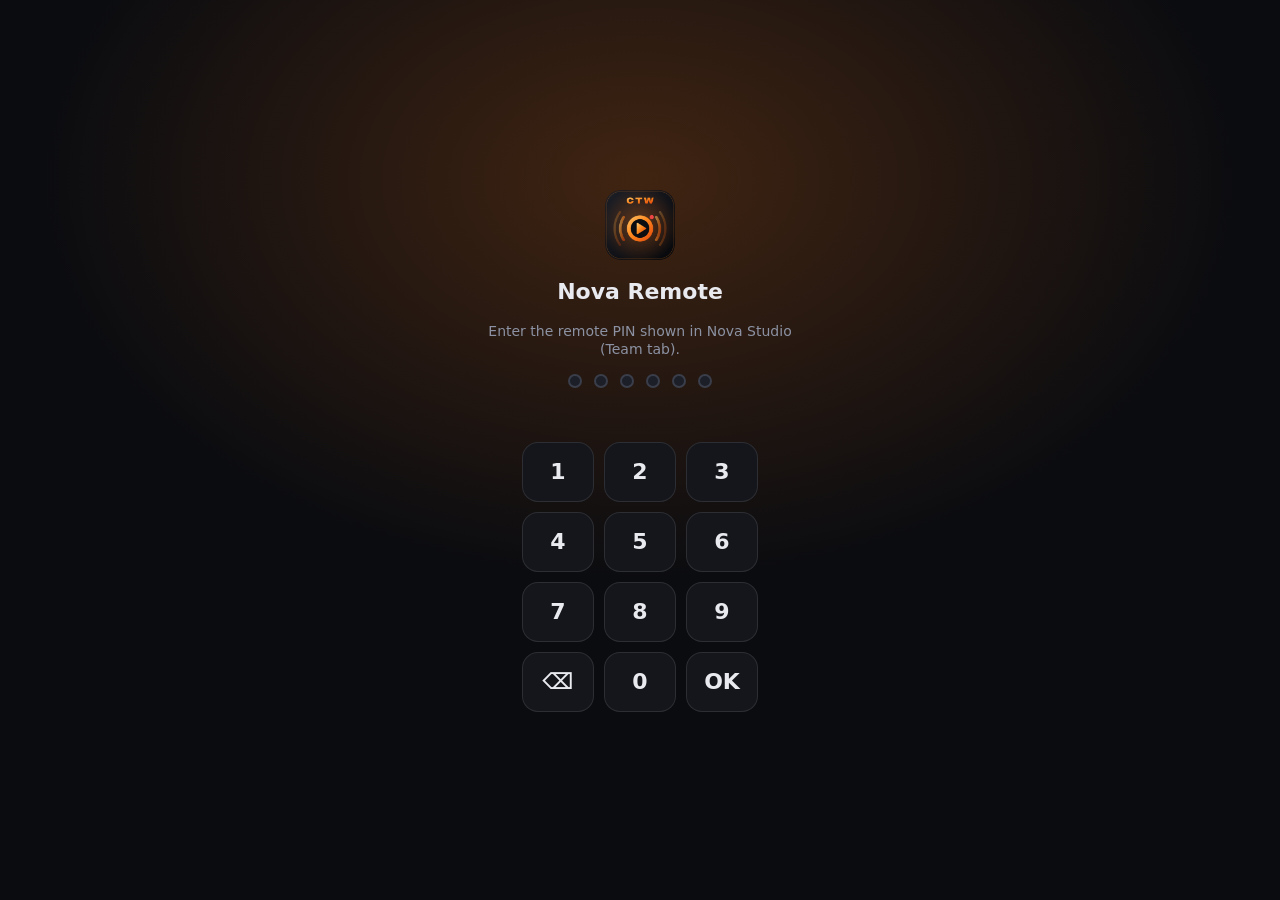
<file: remote.html>
<!doctype html>
<html lang="en">
<head>
<meta charset="utf-8">
<meta name="viewport" content="width=device-width, initial-scale=1, viewport-fit=cover, user-scalable=no">
<meta name="theme-color" content="#0b0c10">
<meta name="apple-mobile-web-app-capable" content="yes"><meta name="mobile-web-app-capable" content="yes">
<meta name="apple-mobile-web-app-status-bar-style" content="black-translucent"><meta name="apple-mobile-web-app-title" content="Nova Remote">
<link rel="icon" href="icon.png"><link rel="apple-touch-icon" href="icon.png">
<title>Nova Remote</title>
<style>
  :root { --a: #ff7a18; --b: #ffb347; --bg: #0b0c10; --p1: #14161c; --p2: #1c1f27; --line: rgba(255,255,255,.1); --txt: #e8eaf0; --dim: #8c92a3; --ok: #22c55e; --err: #ef4444; --warn: #f59e0b; }
  * { box-sizing: border-box; -webkit-tap-highlight-color: transparent; }
  html, body { margin: 0; min-height: 100%; background: var(--bg); color: var(--txt); font: 14px/1.3 -apple-system, system-ui, "Segoe UI", Roboto, sans-serif; user-select: none; -webkit-user-select: none; touch-action: manipulation; }
  button { font: inherit; color: inherit; cursor: pointer; }
  .wrap { max-width: 1180px; margin: 0 auto; padding: max(10px, env(safe-area-inset-top)) max(10px, env(safe-area-inset-right)) max(14px, env(safe-area-inset-bottom)) max(10px, env(safe-area-inset-left)); display: grid; gap: 10px; grid-template-columns: minmax(0, 1fr); }
  .colL { display: flex; flex-direction: column; gap: 10px; min-width: 0; } .wrap { align-items: start; }
  @media (min-width: 900px) { .wrap { grid-template-columns: minmax(0, 1.1fr) minmax(0, 1fr); } }
  header { display: flex; align-items: center; gap: 8px; } header img { width: 30px; height: 30px; border-radius: 8px; } header b { font-size: 15px; } .grow { flex: 1; }
  .pill { padding: 4px 9px; border-radius: 6px; font-size: 11px; font-weight: 800; letter-spacing: .05em; background: var(--p2); color: var(--dim); }
  .pill.live { background: var(--err); color: #fff; } .pill.rec { background: #7f1d1d; color: #fecaca; } .pill.on { background: var(--ok); color: #04140a; }
  .mon { display: grid; grid-template-columns: 1fr 1fr; gap: 8px; }
  .scr { position: relative; aspect-ratio: 16/9; background: #000; border-radius: 10px; overflow: hidden; border: 2px solid var(--line); }
  .scr img { width: 100%; height: 100%; object-fit: cover; display: block; } .scr span { position: absolute; left: 8px; top: 6px; font-size: 10px; font-weight: 800; letter-spacing: .08em; padding: 2px 6px; border-radius: 4px; }
  .scr.pgm { border-color: var(--err); } .scr.pgm span { background: var(--err); } .scr.pvw { border-color: var(--ok); } .scr.pvw span { background: var(--ok); color: #04140a; }
  .scr em { position: absolute; left: 8px; bottom: 6px; font-style: normal; font-size: 12px; font-weight: 700; text-shadow: 0 1px 3px #000; }
  .trans { display: grid; grid-template-columns: 1fr 1fr 1fr; gap: 8px; }
  .big { border: 0; border-radius: 12px; padding: 16px 8px; font-weight: 900; font-size: 17px; letter-spacing: .06em; background: var(--p2); }
  .big.cut { background: #2a2d36; } .big.auto { background: linear-gradient(135deg, var(--a), var(--b)); color: #fff; } .big.ftb.on { background: #000; outline: 2px solid var(--err); }
  .card { background: var(--p1); border: 1px solid var(--line); border-radius: 12px; padding: 10px; }
  .plan { display: grid; grid-template-columns: 64px 1fr; gap: 8px; align-items: stretch; }
  .plan .now { grid-column: 1 / -1; display: flex; flex-direction: column; gap: 2px; border-left: 4px solid var(--c, var(--a)); padding-left: 10px; }
  .plan .now small { font-size: 10px; font-weight: 800; letter-spacing: .08em; color: var(--dim); } .plan .now b { font-size: 18px; } .plan .now p { margin: 2px 0 0; color: var(--dim); font-size: 12.5px; }
  .next { border: 0; border-radius: 12px; padding: 12px; background: linear-gradient(135deg, var(--a), var(--b)); color: #fff; display: flex; flex-direction: column; align-items: center; }
  .next b { font-size: 20px; font-weight: 900; letter-spacing: .08em; } .next small { opacity: .9; font-size: 12px; }
  .prev { border: 0; border-radius: 12px; background: var(--p2); font-size: 20px; }
  .tabs { display: flex; gap: 4px; overflow-x: auto; scrollbar-width: none; } .tabs::-webkit-scrollbar { display: none; }
  .tabs button { border: 0; background: var(--p2); color: var(--dim); font-weight: 800; font-size: 12px; padding: 9px 12px; border-radius: 8px; white-space: nowrap; }
  .tabs button.on { background: var(--a); color: #fff; }
  .grid { display: grid; grid-template-columns: repeat(auto-fill, minmax(130px, 1fr)); gap: 7px; margin-top: 8px; }
  .tile { border: 2px solid var(--line); background: var(--p2); border-radius: 10px; padding: 12px 8px; text-align: left; font-weight: 700; font-size: 13px; min-height: 52px; display: flex; align-items: center; gap: 7px; overflow: hidden; }
  .tile span { overflow: hidden; text-overflow: ellipsis; white-space: nowrap; } .tile i { width: 9px; height: 9px; border-radius: 50%; background: #4b5060; flex: 0 0 auto; }
  .tile.program { border-color: var(--err); background: rgba(239,68,68,.14); } .tile.preview { border-color: var(--ok); background: rgba(34,197,94,.1); }
  .tile.on { border-color: var(--a); background: rgba(255,122,24,.14); } .tile.on i { background: var(--a); box-shadow: 0 0 8px var(--a); }
  .seg { display: inline-flex; background: var(--p2); border-radius: 9px; padding: 3px; margin-top: 8px; } .seg button { border: 0; background: none; color: var(--dim); font-weight: 800; font-size: 12px; padding: 7px 12px; border-radius: 7px; } .seg button.on { background: var(--a); color: #fff; }
  .row { display: flex; gap: 7px; flex-wrap: wrap; margin-top: 8px; } .row .tile { flex: 1; min-width: 110px; justify-content: center; text-align: center; }
  .danger { border-color: rgba(239,68,68,.5) !important; }
  #pin { position: fixed; inset: 0; background: radial-gradient(600px 400px at 50% 20%, rgba(255,122,24,.22), transparent), var(--bg); display: flex; flex-direction: column; align-items: center; justify-content: center; gap: 16px; padding: 24px; z-index: 10; text-align: center; }
  #pin img { width: 74px; height: 74px; border-radius: 18px; } #pin h1 { margin: 0; font-size: 22px; } #pin p { margin: 0; color: var(--dim); max-width: 340px; }
  .dots { display: flex; gap: 12px; height: 18px; } .dots i { width: 14px; height: 14px; border-radius: 50%; background: var(--p2); border: 2px solid #3a3e4a; } .dots i.f { background: var(--a); border-color: var(--a); }
  .pad { display: grid; grid-template-columns: repeat(3, 72px); gap: 10px; } .pad button { height: 60px; border-radius: 16px; border: 1px solid var(--line); background: var(--p1); font-size: 22px; font-weight: 700; }
  #err { color: #fca5a5; min-height: 18px; font-weight: 700; }
  #toast { position: fixed; left: 50%; bottom: 20px; transform: translateX(-50%); background: #111; border: 1px solid var(--line); padding: 10px 16px; border-radius: 10px; font-weight: 700; opacity: 0; transition: opacity .2s; pointer-events: none; z-index: 20; }
  #toast.on { opacity: 1; }
  .off { display: none !important; }
  .lyr { display: grid; grid-template-columns: 1fr 1fr; gap: 7px; margin-top: 8px; } .lyr .big { font-size: 15px; padding: 14px 6px; }
  .sub { font-size: 10.5px; color: var(--dim); font-weight: 800; letter-spacing: .08em; margin: 12px 0 0; }
  .cm { display: flex; flex-direction: column; gap: 6px; margin-top: 8px; max-height: 62vh; overflow-y: auto; }
  .cmr { display: flex; gap: 8px; align-items: center; background: var(--p2); border: 2px solid transparent; border-radius: 10px; padding: 8px; }
  .cmr.on { border-color: var(--err); background: rgba(239,68,68,.12); } .cmr.star { border-color: var(--a); } .cmr.super { background: linear-gradient(90deg, rgba(251,191,36,.2), var(--p2)); }
  .cmr .av { width: 34px; height: 34px; border-radius: 50%; flex: 0 0 auto; display: grid; place-items: center; font-weight: 900; color: #fff; object-fit: cover; }
  .cmr .bd { flex: 1; min-width: 0; } .cmr b { font-size: 13px; color: var(--b); } .cmr p { margin: 2px 0 0; font-size: 14px; word-break: break-word; }
  .cmr .tg { font-size: 10px; font-weight: 800; padding: 1px 5px; border-radius: 4px; margin-left: 4px; background: var(--p1); color: var(--dim); }
  .cmr button { border: 0; border-radius: 9px; background: var(--p1); padding: 10px 11px; font-weight: 800; font-size: 12px; }
  .cmr button.sh { background: linear-gradient(135deg, var(--a), var(--b)); color: #fff; } .cmr.on button.sh { background: var(--err); }
  .pbar { position: relative; height: 30px; border-radius: 8px; background: var(--p2); overflow: hidden; display: flex; align-items: center; justify-content: space-between; padding: 0 10px; font-weight: 800; font-size: 13px; margin-top: 5px; }
  .pbar i { position: absolute; left: 0; top: 0; bottom: 0; background: rgba(255,122,24,.45); } .pbar span, .pbar em { position: relative; font-style: normal; }
</style>
</head>
<body>
<div id="pin">
  <img src="icon.png" alt=""><h1>Nova Remote</h1><p id="pinText">Enter the remote PIN shown in Nova Studio (Team tab).</p>
  <div class="dots" id="dots"></div><div id="err"></div>
  <div class="pad" id="pad"></div>
</div>
<div class="wrap off" id="app">
  <div class="colL">
  <header><img src="icon.png" alt=""><b id="pcName">Nova Studio</b><span class="grow"></span><span class="pill" id="pStream">STREAM</span><span class="pill" id="pRec">REC</span><span class="pill" id="pLink">●</span></header>
  <div class="mon"><div class="scr pvw"><img id="iPvw" alt=""><span>PREVIEW</span><em id="nPvw"></em></div><div class="scr pgm"><img id="iPgm" alt=""><span>PROGRAM</span><em id="nPgm"></em></div></div>
  <div class="trans"><button class="big cut" data-a="cut">CUT</button><button class="big auto" data-a="auto">AUTO</button><button class="big ftb" id="bFtb" data-a="ftb">FTB</button></div>
  <div class="card plan" id="planCard"><div class="now" id="planNow"><small>SERVICE PLAN</small><b>—</b></div><button class="prev" data-a="planPrev">◀</button><button class="next" data-a="planNext"><b>NEXT</b><small id="planNext">—</small></button></div>
  </div>
  <div class="card col2">
    <div class="tabs" id="tabs"><button data-t="inputs" class="on">Inputs</button><button data-t="titles">Titles</button><button data-t="lyrics">Lyrics</button><button data-t="fx">Effects</button><button data-t="replay">Replay</button><button data-t="chat">Comments</button><button data-t="live">Stream</button></div>
    <div id="pane"></div>
  </div>
</div>
<div id="toast"></div>
<script>
'use strict';
const $ = s => document.querySelector(s);
const qs = new URLSearchParams(location.search);
const LOCAL = location.pathname === '/remote' && !qs.get('p');
if (qs.get('p')) localStorage.setItem('nr.p', qs.get('p')); if (qs.get('s') != null) localStorage.setItem('nr.s', qs.get('s'));
const P = LOCAL ? '' : (qs.get('p') || localStorage.getItem('nr.p') || ''); const SRV = qs.get('s') ?? localStorage.getItem('nr.s') ?? '';
const peerOpts = s => { if (!s) return { debug: 0 }; try { const u = new URL(/^https?:/.test(s) ? s : 'https://' + s); return { debug: 0, host: u.hostname, port: +u.port || (u.protocol === 'https:' ? 443 : 80), path: u.pathname || '/', secure: u.protocol === 'https:' }; } catch { return { debug: 0 }; } };
try { localStorage.removeItem('nr.pin'); } catch {}   // the PIN is never remembered: it must be typed every time the remote is opened
let pin = '', entry = '', link = null, st = {}, tab = localStorage.getItem('nr.tab') || 'inputs', tapTo = localStorage.getItem('nr.tap') || 'preview', retry = 0;
const toast = t => { const e = $('#toast'); e.textContent = t; e.classList.add('on'); clearTimeout(toast.t); toast.t = setTimeout(() => e.classList.remove('on'), 1600); };
// ---------- PIN pad ----------
function drawPin() { $('#dots').innerHTML = Array.from({ length: Math.max(6, entry.length) }, (_, i) => `<i class="${i < entry.length ? 'f' : ''}"></i>`).join(''); }
$('#pad').innerHTML = ['1', '2', '3', '4', '5', '6', '7', '8', '9', '⌫', '0', 'OK'].map(k => `<button data-k="${k}">${k}</button>`).join('');
$('#pad').onclick = e => { const k = e.target.dataset.k; if (!k) return; if (k === '⌫') entry = entry.slice(0, -1); else if (k === 'OK') { if (entry.length >= 4) { pin = entry; connect(); } } else if (entry.length < 12) entry += k; drawPin(); if (entry.length === 6 && k !== 'OK') { pin = entry; connect(); } };
drawPin();
// ---------- link ----------
function onMsg(m) {
  if (m.t === 'ok') { $('#pin').classList.add('off'); $('#app').classList.remove('off'); retry = 0; $('#pLink').className = 'pill on'; return; }
  if (m.t === 'denied') { pin = ''; entry = ''; drawPin(); $('#err').textContent = m.reason || 'Wrong PIN'; $('#pin').classList.remove('off'); $('#app').classList.add('off'); return; }
  if (m.t === 'state') { st = m; render(); return; }
  if (m.t === 'thumb') { if (m.pgm) $('#iPgm').src = m.pgm; if (m.pvw) $('#iPvw').src = m.pvw; return; }
  if (m.t === 'toast') toast(m.text);
}
function lost(why) { $('#pLink').className = 'pill'; if (!pin) return; retry++; setTimeout(connect, Math.min(5000, 800 + retry * 600)); if (why) toast(why); }
function connect() {
  if (!pin) { $('#pin').classList.remove('off'); return; }
  $('#err').textContent = '';
  if (LOCAL) {
    const ws = new WebSocket(`wss://${location.host}/ws/remote`); link = { send: m => ws.readyState === 1 && ws.send(JSON.stringify(m)) };
    ws.onopen = () => ws.send(JSON.stringify({ t: 'auth', pin, name: navigator.platform || 'Remote' }));
    ws.onmessage = e => { try { onMsg(JSON.parse(e.data)); } catch {} };
    ws.onclose = e => { if (e.code === 4003) return; if (e.code === 4029) { $('#err').textContent = e.reason; return; } lost(); };
    return;
  }
  const go = () => { const peer = new Peer(peerOpts(SRV)); peer.on('open', () => { const c = peer.connect(P, { reliable: true, serialization: 'json', metadata: { kind: 'remote', pin } });
      link = { send: m => c.open && c.send(m) }; c.on('data', onMsg); c.on('close', () => { try { peer.destroy(); } catch {} lost(); }); });
    peer.on('error', e => { try { peer.destroy(); } catch {} lost(e.type === 'peer-unavailable' ? 'Nova Studio not found — is it open?' : 'No internet'); }); };
  if (window.Peer) go(); else { const sc = document.createElement('script'); sc.src = 'peerjs.min.js'; sc.onload = go; sc.onerror = () => lost('No internet'); document.head.append(sc); }
}
const act = (action, target, extra) => { if (link) link.send({ t: 'action', action, target, extra }); if (navigator.vibrate) navigator.vibrate(12); };
document.addEventListener('click', e => { const b = e.target.closest('[data-a]'); if (b && !b.closest('#pane')) act(b.dataset.a); });
// ---------- UI ----------
$('#tabs').onclick = e => { const b = e.target.closest('button'); if (!b) return; tab = b.dataset.t; localStorage.setItem('nr.tab', tab); render(); };
const esc = s => String(s ?? '').replace(/[&<>"]/g, c => ({ '&': '&amp;', '<': '&lt;', '>': '&gt;', '"': '&quot;' }[c]));
function render() {
  document.querySelectorAll('#tabs button').forEach(b => b.classList.toggle('on', b.dataset.t === tab));
  $('#pcName').textContent = st.name || 'Nova Studio';
  $('#pStream').className = 'pill' + (st.streaming ? ' live' : ''); $('#pStream').textContent = st.streaming ? '● LIVE' : 'STREAM';
  $('#pRec').className = 'pill' + (st.recording ? ' rec' : ''); $('#pRec').textContent = st.recording ? '● REC' : 'REC';
  $('#bFtb').classList.toggle('on', !!st.ftb);
  const byId = id => (st.inputs || []).find(i => i.id === id); $('#nPgm').textContent = (byId(st.programId) || {}).name || ''; $('#nPvw').textContent = (byId(st.previewId) || {}).name || '';
  const pl = st.plan || { items: [], idx: -1 }; const cur = pl.items[pl.idx], nx = pl.items[pl.idx + 1];
  $('#planCard').classList.toggle('off', !pl.items.length);
  $('#planNow').style.setProperty('--c', cur ? cur.color || '#ff7a18' : '#444');
  $('#planNow').innerHTML = `<small>${cur ? `NOW · CUE ${pl.idx + 1} OF ${pl.items.length}` : 'SERVICE PLAN — READY'}</small><b>${esc(cur ? cur.name : 'Press NEXT to start')}</b>${cur && cur.notes ? `<p>${esc(cur.notes)}</p>` : ''}`;
  $('#planNext').textContent = nx ? nx.name : '—';
  const pane = $('#pane'); let html = '';
  if (tab === 'inputs') {
    html += `<div class="seg" id="tapSeg"><button data-v="preview" class="${tapTo === 'preview' ? 'on' : ''}">Tap → Preview</button><button data-v="program" class="${tapTo === 'program' ? 'on' : ''}">Tap → Program</button></div><div class="grid">`;
    for (const i of st.inputs || []) html += `<button class="tile ${i.tally || ''}" data-in="${esc(i.id)}"><i></i><span>${esc(i.name)}</span></button>`;
    html += '</div>';
  } else if (tab === 'titles') {
    html += '<div class="sub">TITLES</div><div class="grid">' + (st.titles || []).map(t => `<button class="tile ${t.live ? 'on' : ''}" data-act="title" data-t="${esc(t.id)}"><i></i><span>${esc(t.name)}</span></button>`).join('') + '</div>';
    html += '<div class="sub">L-BANDS</div><div class="grid">' + (st.lbands || []).map(t => `<button class="tile ${t.live ? 'on' : ''}" data-act="lband" data-t="${esc(t.id)}"><i></i><span>${esc(t.name)}</span></button>`).join('') + '</div>';
    html += `<div class="row"><button class="tile danger" data-act="titlesOff">All titles off</button><button class="tile" data-act="lbandOff">L-Band off</button></div>`;
  } else if (tab === 'lyrics') {
    html += `<div class="sub">${esc(st.song || 'NO SONG CHOSEN')}${st.lyricsOn ? ' · ON AIR' : ''}</div><div class="lyr"><button class="big" data-act="lyricsPrev">◀ PREV</button><button class="big auto" data-act="lyricsNext">NEXT ▶</button></div>
      <div class="row"><button class="tile ${st.lyricsOn ? 'on' : ''}" data-act="lyricsToggle"><i></i><span>Lyrics on / off</span></button></div>
      <div class="sub">SONGS</div><div class="grid">` + (st.songs || []).map(s => `<button class="tile ${s.id === st.songId ? 'on' : ''}" data-act="lyricsSong" data-t="${esc(s.id)}"><i></i><span>${esc(s.title)}</span></button>`).join('') + '</div>';
  } else if (tab === 'fx') {
    html += '<div class="sub">LOOKS</div><div class="grid">' + (st.fxPresets || []).map(p => `<button class="tile ${p.on ? 'on' : ''}" data-act="fxPreset" data-t="${p.id}"><i></i><span>${esc(p.name)}</span></button>`).join('') + '</div>';
    html += '<div class="sub">EFFECTS</div><div class="grid">' + (st.fx || []).map(f => `<button class="tile ${f.on ? 'on' : ''}" data-act="fxToggle" data-t="${f.id}"><i></i><span>${esc(f.name)}</span></button>`).join('') + '</div>';
    html += '<div class="row"><button class="tile danger" data-act="fxOff">All effects off</button></div>';
  } else if (tab === 'replay') {
    html += `<div class="sub">INSTANT REPLAY${st.replaying ? ' · PLAYING' : ''}</div>
      ${st.replaying ? '<div class="row"><button class="tile danger" data-act="replayLive" style="padding:16px">● BACK TO LIVE</button></div>' : ''}
      <div class="lyr"><button class="big auto" data-act="replay5">Last 5 s</button><button class="big auto" data-act="replay8">Last 8 s</button><button class="big" data-act="replayMark">◆ Mark</button><button class="big" data-act="replayPlayMark">▶ Play mark</button></div>
      <div class="row"><button class="tile" data-act="replay12">Last 12 s</button><button class="tile" data-act="replayFreeze">Freeze & punch-in</button></div>`;
  } else if (tab === 'chat') {
    const c = st.chat || { msgs: [] }; const PC = { youtube: '#ff0033', facebook: '#1877f2', twitch: '#9146ff', test: '#64748b' };
    html += `<div class="row"><button class="tile" data-act="chatShowLatest" style="background:linear-gradient(135deg,var(--a),var(--b));color:#fff">▶ Show newest</button><button class="tile" data-act="chatShowStarred">★ Next starred</button><button class="tile danger" data-act="chatHide" ${c.featured ? '' : 'disabled'}>Hide</button></div>`;
    if (c.poll) { const tot = Math.max(1, c.poll.votes);
      html += `<div class="sub">POLL · ${esc(c.poll.q)} · ${c.poll.votes} VOTES</div>` + c.poll.options.map((o, i) => `<div class="pbar"><i style="width:${Math.round(o.n / tot * 100)}%"></i><span>${i + 1}. ${esc(o.text)}</span><em>${Math.round(o.n / tot * 100)}%</em></div>`).join('')
        + `<div class="row"><button class="tile ${c.poll.show ? 'on' : ''}" data-act="pollToggle"><i></i><span>${c.poll.show ? 'Poll on screen' : 'Show poll on screen'}</span></button></div>`; }
    html += `<div class="sub">LIVE COMMENTS${(c.sources || []).some(s => s.state === 'on') ? '' : ' · NOT CONNECTED (connect in Nova Studio)'}</div><div class="cm" id="cmList">`;
    for (const m of [...c.msgs].reverse()) html += `<div class="cmr ${m.id === c.featured ? 'on' : ''} ${m.starred ? 'star' : ''} ${m.tag === 'super' ? 'super' : ''}">`
      + (m.avatar ? `<img class="av" src="${esc(m.avatar)}" referrerpolicy="no-referrer">` : `<span class="av" style="background:${PC[m.platform] || '#555'}">${esc((m.name || '?')[0].toUpperCase())}</span>`)
      + `<div class="bd"><b>${esc(m.name)}</b>${m.tag === 'prayer' ? '<span class="tg">🙏 PRAYER</span>' : m.tag === 'question' ? '<span class="tg">? QUESTION</span>' : m.amount ? `<span class="tg">${esc(m.amount)}</span>` : ''}<p>${esc(m.text)}</p></div>`
      + `<button data-act="chatStar" data-t="${esc(m.id)}">${m.starred ? '★' : '☆'}</button><button class="sh" data-act="${m.id === c.featured ? 'chatHide' : 'chatShow'}" data-t="${esc(m.id)}">${m.id === c.featured ? 'HIDE' : 'SHOW'}</button></div>`;
    if (!c.msgs.length) html += '<p style="color:var(--dim);text-align:center;padding:20px">No comments yet.</p>';
    html += '</div>';
  } else if (tab === 'live') {
    html += `<div class="sub">STREAM & RECORDING</div><div class="lyr">
      <button class="big ${st.streaming ? '' : 'auto'}" data-act="${st.streaming ? 'streamStop' : 'streamStart'}" data-confirm="${st.streaming ? 'Stop the live stream?' : 'Go live now?'}">${st.streaming ? '■ STOP STREAM' : '● GO LIVE'}</button>
      <button class="big ${st.recording ? '' : 'auto'}" data-act="${st.recording ? 'recordStop' : 'recordStart'}" data-confirm="${st.recording ? 'Stop recording?' : ''}">${st.recording ? '■ STOP REC' : '● RECORD'}</button></div>`;
  }
  const keep = $('#cmList') ? $('#cmList').scrollTop : 0; pane.innerHTML = html; if ($('#cmList')) $('#cmList').scrollTop = keep;
}
$('#pane').addEventListener('click', e => {
  const s = e.target.closest('#tapSeg button'); if (s) { tapTo = s.dataset.v; localStorage.setItem('nr.tap', tapTo); render(); return; }
  const i = e.target.closest('[data-in]'); if (i) { act(tapTo === 'program' ? 'quickplay' : 'preview', i.dataset.in); return; }
  const b = e.target.closest('[data-act]'); if (!b) return; if (b.dataset.confirm && !confirm(b.dataset.confirm)) return; act(b.dataset.act, b.dataset.t);
});
setInterval(() => { if (link) link.send({ t: 'ping' }); }, 5000);
document.addEventListener('visibilitychange', () => { if (document.visibilityState === 'visible' && link) link.send({ t: 'state?' }); });
if (pin) { $('#pinText').textContent = 'Connecting…'; connect(); }
</script>
</body>
</html>
</file>
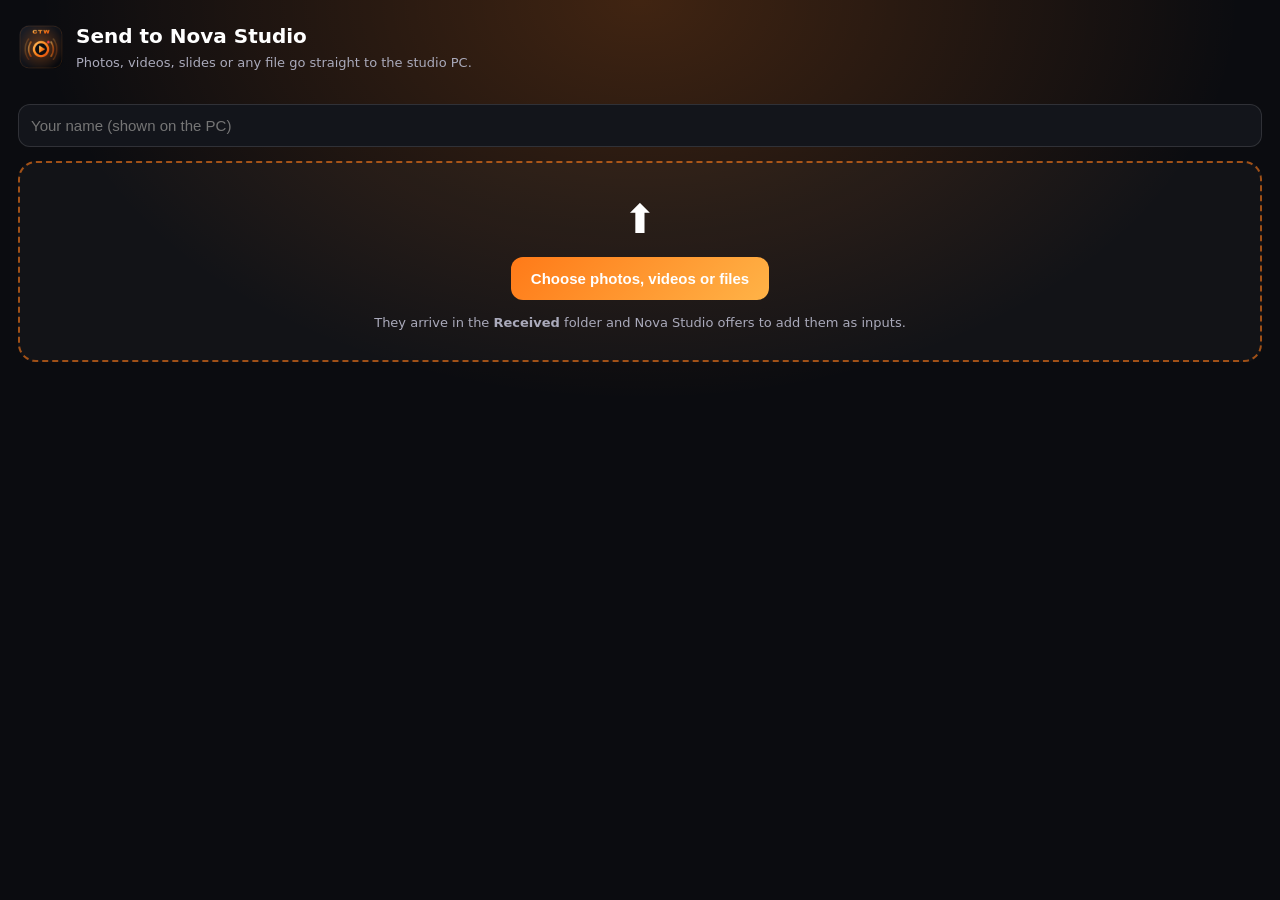
<file: share.html>
<!doctype html>
<html lang="en">
<head>
<meta charset="utf-8">
<meta name="viewport" content="width=device-width, initial-scale=1, viewport-fit=cover">
<meta name="theme-color" content="#0b0c10">
<link rel="icon" href="icon.png"><link rel="apple-touch-icon" href="icon.png">
<title>Send to Nova Studio</title>
<style>
  :root { --a: #ff7a18; --b: #ffb347; --line: rgba(255,255,255,.12); }
  * { box-sizing: border-box; }
  body { margin: 0; min-height: 100vh; background: radial-gradient(600px 400px at 50% 0%, rgba(255,122,24,.22), transparent), #0b0c10; color: #fff; font: 15px/1.4 system-ui, -apple-system, "Segoe UI", Roboto, sans-serif; padding: 22px 18px max(22px, env(safe-area-inset-bottom)); }
  header { display: flex; align-items: center; gap: 12px; margin-bottom: 18px; } header img { width: 46px; height: 46px; border-radius: 12px; }
  h1 { font-size: 20px; margin: 0; } p { color: #aab; margin: 4px 0 0; font-size: 13px; }
  .drop { display: flex; flex-direction: column; align-items: center; gap: 10px; padding: 28px 16px; border: 2px dashed rgba(255,122,24,.6); border-radius: 18px; background: rgba(255,255,255,.03); text-align: center; }
  .btn { border: 0; border-radius: 12px; padding: 13px 20px; font-weight: 800; font-size: 15px; background: linear-gradient(135deg, var(--a), var(--b)); color: #fff; }
  input[type=text] { width: 100%; background: #13151b; border: 1px solid var(--line); border-radius: 12px; color: #fff; padding: 12px; font-size: 15px; margin: 14px 0; }
  .list { display: flex; flex-direction: column; gap: 8px; margin-top: 16px; }
  .item { background: #13151b; border: 1px solid var(--line); border-radius: 12px; padding: 10px 12px; }
  .item b { display: block; white-space: nowrap; overflow: hidden; text-overflow: ellipsis; font-size: 14px; }
  .item small { color: #889; }
  .prog { height: 6px; border-radius: 3px; background: #23262f; margin-top: 7px; overflow: hidden; } .prog i { display: block; height: 100%; width: 0; background: linear-gradient(90deg, var(--a), var(--b)); transition: width .2s; }
  .ok .prog i { background: #22c55e; } .err .prog i { background: #ef4444; }
</style>
</head>
<body>
<header><img src="icon.png" alt=""><div><h1>Send to Nova Studio</h1><p>Photos, videos, slides or any file go straight to the studio PC.</p></div></header>
<input type="text" id="from" placeholder="Your name (shown on the PC)">
<div class="drop">
  <div style="font-size:40px">⬆</div>
  <button class="btn" id="pick">Choose photos, videos or files</button>
  <p>They arrive in the <b>Received</b> folder and Nova Studio offers to add them as inputs.</p>
  <input type="file" id="files" multiple hidden>
</div>
<div class="list" id="list"></div>
<script>
'use strict';
const qs = new URLSearchParams(location.search);
if (qs.get('k')) localStorage.setItem('nova.k', qs.get('k'));
if (qs.get('p')) localStorage.setItem('nova.p', qs.get('p'));
const K = qs.get('k') || localStorage.getItem('nova.k') || '';
if (qs.get('s') != null) localStorage.setItem('nova.s', qs.get('s'));
const SRV = qs.get('s') ?? localStorage.getItem('nova.s') ?? '';
const peerOpts = s => { if (!s) return { debug: 0 }; try { const u = new URL(/^https?:/.test(s) ? s : 'https://' + s); return { debug: 0, host: u.hostname, port: +u.port || (u.protocol === 'https:' ? 443 : 80), path: u.pathname || '/', secure: u.protocol === 'https:' }; } catch { return { debug: 0 }; } };
const LOCAL = location.pathname === '/share' && !qs.get('p');            // served by the studio PC itself
const P = LOCAL ? '' : (qs.get('p') || localStorage.getItem('nova.p') || '');
const from = document.getElementById('from'); from.value = localStorage.getItem('nova.from') || localStorage.getItem('nova.name') || '';
from.onchange = () => localStorage.setItem('nova.from', from.value.trim());
document.getElementById('pick').onclick = () => document.getElementById('files').click();
const fmt = b => b > 1e9 ? (b / 1e9).toFixed(2) + ' GB' : b > 1e6 ? (b / 1e6).toFixed(1) + ' MB' : Math.max(1, Math.round(b / 1e3)) + ' KB';
document.getElementById('files').onchange = async e => { for (const f of e.target.files) await upload(f); e.target.value = ''; };
function row(f) {
  const el = document.createElement('div'); el.className = 'item'; el.innerHTML = `<b></b><small>${fmt(f.size)} — sending…</small><div class="prog"><i></i></div>`; el.querySelector('b').textContent = f.name;
  document.getElementById('list').prepend(el);
  return { prog: k => { el.querySelector('i').style.width = (k * 100) + '%'; }, done: (ok, msg) => { el.classList.add(ok ? 'ok' : 'err'); el.querySelector('i').style.width = '100%'; el.querySelector('small').textContent = ok ? `${fmt(f.size)} — sent ✓` : msg; } };
}
function upload(f) { return LOCAL ? uploadLocal(f) : uploadCloud(f); }
function uploadLocal(f) {
  return new Promise(res => {
    const r = row(f); const x = new XMLHttpRequest();
    x.open('POST', `/share/upload?k=${encodeURIComponent(K)}&name=${encodeURIComponent(f.name)}&from=${encodeURIComponent(from.value.trim() || 'Phone')}`);
    x.upload.onprogress = p => { if (p.lengthComputable) r.prog(p.loaded / p.total); };
    x.onload = () => { r.done(x.status === 200, 'Failed — scan the QR code again'); res(); };
    x.onerror = () => { r.done(false, 'Failed — is the phone on the same WiFi?'); res(); };
    x.send(f);
  });
}
// ---- cloud: find the studio PC through PeerJS, then send straight to it over the WiFi ----
let conn = null, waiters = new Map();
function loadPeerJs() { return window.Peer ? Promise.resolve() : new Promise((ok, bad) => { const sc = document.createElement('script'); sc.src = 'peerjs.min.js'; sc.onload = ok; sc.onerror = () => bad(new Error('Could not load — check the internet')); document.head.append(sc); }); }
function link() {
  if (conn && conn.open) return Promise.resolve(conn);
  return loadPeerJs().then(() => new Promise((ok, bad) => {
    const peer = new Peer(peerOpts(SRV));
    const fail = msg => { try { peer.destroy(); } catch {} bad(new Error(msg)); };
    const to = setTimeout(() => fail('Nova Studio not found — is it open on the PC?'), 15000);
    peer.on('error', e => fail(e.type === 'peer-unavailable' ? 'Nova Studio not found — is it open on the PC?' : 'No internet connection'));
    peer.on('open', () => {
      const c = peer.connect(P, { reliable: true, serialization: 'binary', metadata: { k: K, kind: 'share', from: from.value.trim() || 'Phone' } });
      c.on('open', () => { clearTimeout(to); conn = c; ok(c); });
      c.on('data', m => { const w = m && waiters.get(m.fid); if (!w) return; if (m.t === 'saved') { waiters.delete(m.fid); w.ok(); } if (m.t === 'denied') w.bad(new Error('Not allowed — scan the QR code again')); });
      c.on('close', () => { conn = null; for (const w of waiters.values()) w.bad(new Error('Connection lost')); waiters.clear(); });
    });
  }));
}
async function uploadCloud(f) {
  const r = row(f);
  try {
    if (!P || !K) throw new Error('Scan the QR code in Nova Studio first');
    const c = await link(); const fid = Math.random().toString(36).slice(2, 10);
    const saved = new Promise((ok, bad) => waiters.set(fid, { ok, bad }));
    c.send({ t: 'file-start', fid, name: f.name, size: f.size, from: from.value.trim() || 'Phone' });
    const CH = 256 * 1024;
    for (let o = 0; o < f.size; o += CH) {
      if (!c.open) throw new Error('Connection lost');
      while (c.dataChannel && c.dataChannel.bufferedAmount > 4e6) await new Promise(z => setTimeout(z, 30));
      c.send({ t: 'chunk', fid, d: await f.slice(o, o + CH).arrayBuffer() }); r.prog(Math.min(1, (o + CH) / f.size) * 0.98);
    }
    c.send({ t: 'file-end', fid });
    await saved; r.done(true);
  } catch (e) { r.done(false, 'Failed — ' + (e.message || e)); }
}
</script>
</body>
</html>
</file>
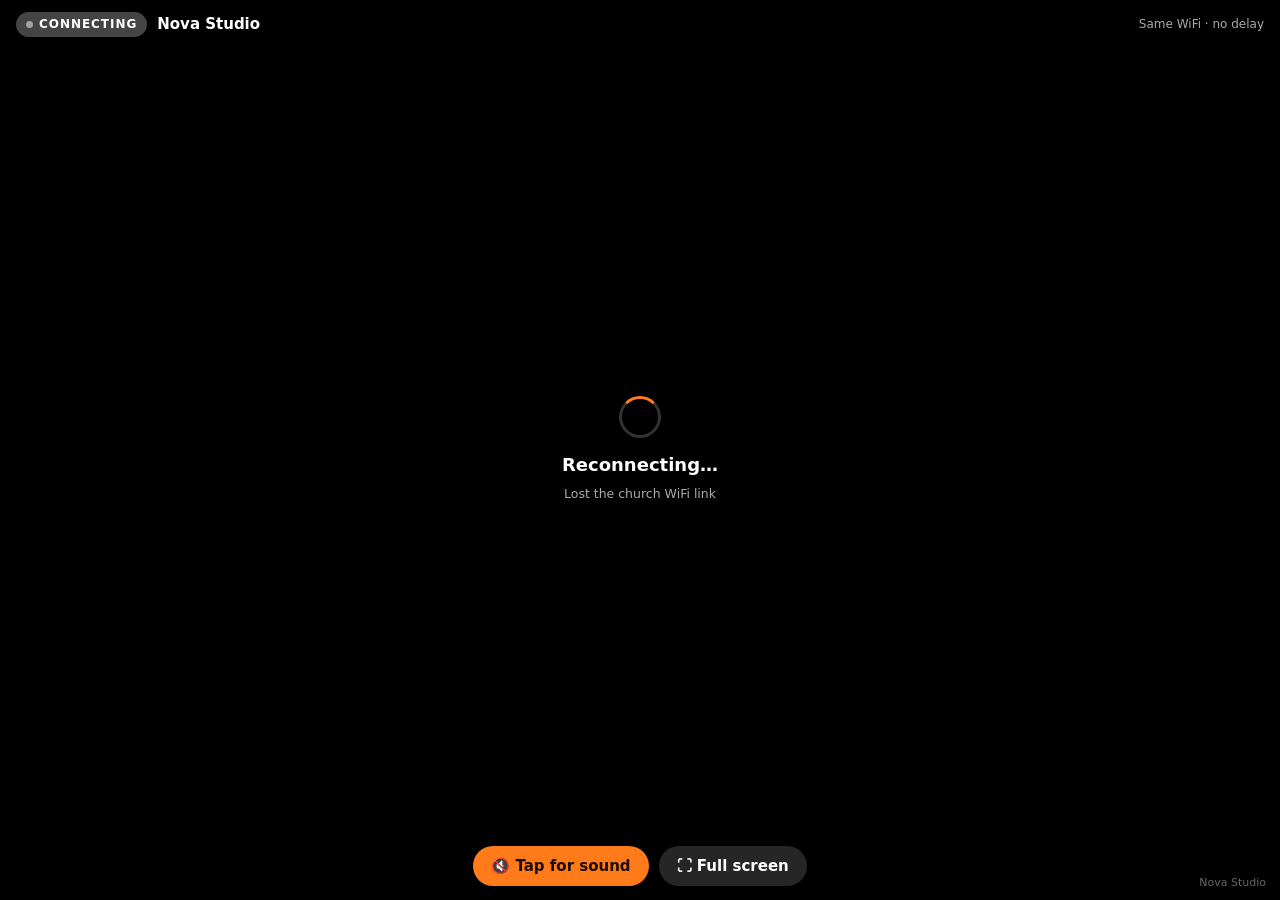
<file: watch.html>
<!doctype html>
<html lang="en">
<head>
<meta charset="utf-8">
<meta name="viewport" content="width=device-width,initial-scale=1,viewport-fit=cover">
<meta name="theme-color" content="#000000">
<title>Watch live — Nova Studio</title>
<style>
  :root { --acc: #ff7a18; }
  * { box-sizing: border-box; }
  html, body { margin: 0; height: 100%; background: #000; color: #fff; font: 15px/1.4 system-ui, -apple-system, "Segoe UI", Roboto, sans-serif; overflow: hidden; -webkit-tap-highlight-color: transparent; }
  video { position: fixed; inset: 0; width: 100%; height: 100%; object-fit: contain; background: #000; }
  .top { position: fixed; left: 0; right: 0; top: 0; padding: calc(12px + env(safe-area-inset-top)) 16px 30px; display: flex; align-items: center; gap: 10px; background: linear-gradient(#000c, #0000); transition: opacity .3s; }
  .live { display: inline-flex; align-items: center; gap: 6px; padding: 4px 10px; border-radius: 999px; background: #e11d48; font-weight: 800; font-size: 12px; letter-spacing: .08em; }
  .live i { width: 7px; height: 7px; border-radius: 50%; background: #fff; animation: blink 1.4s infinite; }
  .live.wait { background: #444; } .live.wait i { animation: none; opacity: .5; }
  @keyframes blink { 50% { opacity: .25; } }
  .name { font-weight: 700; white-space: nowrap; overflow: hidden; text-overflow: ellipsis; }
  .mode { margin-left: auto; font-size: 12px; color: #fffa; white-space: nowrap; }
  .bottom { position: fixed; left: 0; right: 0; bottom: 0; padding: 30px 16px calc(14px + env(safe-area-inset-bottom)); display: flex; gap: 10px; justify-content: center; background: linear-gradient(#0000, #000c); transition: opacity .3s; }
  button { border: 0; border-radius: 999px; padding: 11px 18px; font: 600 15px system-ui, sans-serif; color: #fff; background: #ffffff26; backdrop-filter: blur(8px); -webkit-backdrop-filter: blur(8px); }
  button.main { background: var(--acc); color: #1a0d02; }
  .center { position: fixed; inset: 0; display: grid; place-items: center; text-align: center; padding: 24px; pointer-events: none; }
  .center > div { max-width: 340px; }
  .spin { width: 42px; height: 42px; margin: 0 auto 14px; border-radius: 50%; border: 3px solid #fff3; border-top-color: var(--acc); animation: sp .9s linear infinite; }
  @keyframes sp { to { transform: rotate(360deg); } }
  .center b { display: block; font-size: 18px; margin-bottom: 6px; } .center small { color: #fffa; }
  .hide { display: none !important; } .faded .top, .faded .bottom { opacity: 0; pointer-events: none; }
  .brand { position: fixed; right: 14px; bottom: calc(10px + env(safe-area-inset-bottom)); font-size: 11px; color: #fff6; pointer-events: none; }
</style>
</head>
<body>
<video id="v" playsinline autoplay muted></video>
<div class="top"><span class="live wait" id="live"><i></i><span id="liveT">CONNECTING</span></span><span class="name" id="nm">Nova Studio</span><span class="mode" id="mode"></span></div>
<div class="center" id="msg"><div><div class="spin" id="spin"></div><b id="msgT">Connecting to the service…</b><small id="msgS"></small></div></div>
<div class="bottom"><button class="main" id="snd">🔇 Tap for sound</button><button id="fs">⛶ Full screen</button></div>
<script>
'use strict';
const qs = new URLSearchParams(location.search), P = qs.get('p') || '', W = qs.get('w') || '', SRV = qs.get('s') || '';
const ONLINE = !!P; const $ = id => document.getElementById(id);
const v = $('v'); let pc = null, ws = null, peer = null, conn = null, mcall = null, retryT = null, ended = false, gotVideo = false, hold = null;
$('mode').textContent = ONLINE ? 'Online' : 'Same WiFi · no delay';
function status(t, s, spin = true) { $('msg').classList.remove('hide'); $('msgT').textContent = t; $('msgS').textContent = s || ''; $('spin').classList.toggle('hide', !spin); }
function liveOn(on) { $('live').classList.toggle('wait', !on); $('liveT').textContent = on ? 'LIVE' : 'CONNECTING'; }
function playing() { $('msg').classList.add('hide'); liveOn(true); }
function lowDelay(p) { try { for (const r of p.getReceivers()) { if ('playoutDelayHint' in r) r.playoutDelayHint = 0; if ('jitterBufferTarget' in r) r.jitterBufferTarget = 0; } } catch {} }
function attach(stream) {
  v.srcObject = stream; gotVideo = true; v.play().then(playing).catch(() => { status('Tap to start watching', '', false); document.body.addEventListener('click', () => v.play().then(playing), { once: true }); });
}
function retry(why) {
  if (ended) return; liveOn(false); clearTimeout(retryT);
  if (hold) { status(hold[0], hold[1], false); retryT = setTimeout(start, 10000); return; }   // waiting for the church: check again quietly
  status('Reconnecting…', why || 'The picture comes back by itself'); retryT = setTimeout(start, 2500);
}
function wait(t, s) { hold = [t, s]; liveOn(false); try { v.srcObject = null; } catch {} gotVideo = false; document.body.classList.remove('faded'); status(t, s, false); if (!ONLINE) { try { ws && ws.close(); } catch {} } }
// ---------- same WiFi: straight from the church PC, no internet and no delay ----------
function startLocal() {
  try { if (ws) { ws.onclose = ws.onmessage = null; ws.close(); } } catch {} try { if (pc) { pc.onconnectionstatechange = null; pc.close(); } } catch {} pc = null;
  ws = new WebSocket((location.protocol === 'https:' ? 'wss://' : 'ws://') + location.host + '/ws');
  const send = o => { try { ws.readyState === 1 && ws.send(JSON.stringify(o)); } catch {} };
  ws.onopen = () => send({ type: 'watch-join', name: localStorage.getItem('nova.watch.name') || 'Viewer', ua: navigator.userAgent.slice(0, 100) });
  ws.onclose = () => retry('Lost the church WiFi link');
  ws.onmessage = async e => {
    let m; try { m = JSON.parse(e.data); } catch { return; } if (m.type !== 'watch') return;
    if (m.t === 'name' && m.name) { $('nm').textContent = m.name; document.title = m.name + ' — live'; }
    if (m.t === 'full') wait('The room is full', 'Too many people are watching on this WiFi right now. This page tries again by itself.');
    if (m.t === 'off') wait('Watching is not on yet', 'The media team has not switched on watching on phones. This page starts by itself when they do.');
    if (m.t === 'ended') wait('The service has ended', 'Thank you for watching. God bless you!');
    if (m.t === 'offer') { hold = null;
      try { if (pc) { pc.onconnectionstatechange = null; pc.close(); } } catch {}
      pc = new RTCPeerConnection({ iceServers: [] });
      pc.ontrack = ev => { lowDelay(pc); if (ev.streams[0] && v.srcObject !== ev.streams[0]) attach(ev.streams[0]); };
      pc.onicecandidate = ev => { if (ev.candidate) send({ type: 'watch-ice', c: ev.candidate }); };
      pc.onconnectionstatechange = () => { if (pc && pc.connectionState === 'failed') retry('The WiFi link dropped'); };
      await pc.setRemoteDescription({ type: 'offer', sdp: m.sdp }); const a = await pc.createAnswer(); await pc.setLocalDescription(a);
      send({ type: 'watch-answer', sdp: pc.localDescription.sdp });
    }
    if (m.t === 'ice' && pc && m.c) pc.addIceCandidate(m.c).catch(() => {});
  };
}
// ---------- online: through the internet from anywhere ----------
function peerOpts(s) { if (!s) return { debug: 0 }; try { const u = new URL(/^https?:/.test(s) ? s : 'https://' + s); return { debug: 0, host: u.hostname, port: +u.port || (u.protocol === 'https:' ? 443 : 80), path: u.pathname || '/', secure: u.protocol === 'https:' }; } catch { return { debug: 0 }; } }
function startOnline() {
  if (typeof Peer === 'undefined') { const s = document.createElement('script'); s.src = 'peerjs.min.js'; s.onload = startOnline; s.onerror = () => status('Could not load the player', 'Check your internet and refresh.', false); document.head.append(s); return; }
  try { peer && peer.destroy(); } catch {}
  peer = new Peer(peerOpts(SRV));
  peer.on('open', () => {
    conn = peer.connect(P, { reliable: true, metadata: { kind: 'watch', w: W, ua: navigator.userAgent.slice(0, 100) } });
    conn.on('data', m => {
      if (!m || typeof m !== 'object') return;
      if (m.t === 'name' && m.name) { $('nm').textContent = m.name; document.title = m.name + ' — live'; }
      if (m.t === 'ice' && m.ice) try { peer.options.config = { ...(peer.options.config || {}), iceServers: m.ice }; } catch {}
      if (m.t === 'denied') { ended = true; status('This link is no longer valid', m.reason || 'Ask the church for the new watch link.', false); }
      if (m.t === 'full') wait('Too many viewers right now', (m.reason || 'Please watch on the church YouTube or Facebook page.') + ' This page tries again by itself.');
      if (m.t === 'ended') wait('The service has ended', m.reason || 'Thank you for watching. God bless you!');
      if (m.t === 'off') wait('Watching is not on yet', 'The media team has not switched on watching online. This page starts by itself when they do.');
    });
    conn.on('close', () => retry('Lost the link to the church'));
  });
  peer.on('call', call => {
    if (!call.metadata || call.metadata.kind !== 'watch') { try { call.close(); } catch {} return; }
    hold = null; try { mcall && mcall.close(); } catch {} mcall = call; call.answer();
    call.on('stream', s => { if (call.peerConnection) lowDelay(call.peerConnection); attach(s); });
    call.on('close', () => retry());
    const pcw = () => { const p = call.peerConnection; if (!p) return setTimeout(pcw, 200); p.addEventListener('connectionstatechange', () => { if (p.connectionState === 'failed') retry('The internet link dropped'); }); }; pcw();
  });
  peer.on('error', e => { if (e.type === 'peer-unavailable') { hold = ['The church is not live yet', 'This page connects by itself when the service starts.']; retry(); } else retry(); });
  peer.on('disconnected', () => { try { peer.reconnect(); } catch {} });
}
function start() { if (ended) return; status(ONLINE ? 'Connecting to the service…' : 'Connecting to the church PC…', ''); ONLINE ? startOnline() : startLocal(); }
// controls
$('snd').onclick = e => { e.stopPropagation(); v.muted = !v.muted; v.play().catch(() => {}); $('snd').textContent = v.muted ? '🔇 Tap for sound' : '🔊 Sound on'; $('snd').classList.toggle('main', v.muted); };
$('fs').onclick = e => { e.stopPropagation(); const d = document.documentElement; if (document.fullscreenElement) document.exitFullscreen(); else if (d.requestFullscreen) d.requestFullscreen().catch(() => {}); else if (v.webkitEnterFullscreen) v.webkitEnterFullscreen(); };
let fadeT; const wake = () => { document.body.classList.remove('faded'); clearTimeout(fadeT); fadeT = setTimeout(() => gotVideo && document.body.classList.add('faded'), 4000); };
document.addEventListener('click', wake); document.addEventListener('touchstart', wake, { passive: true }); wake();
// keep the screen on while watching
async function keepAwake() { try { if ('wakeLock' in navigator) { const l = await navigator.wakeLock.request('screen'); l.addEventListener('release', () => setTimeout(keepAwake, 1000)); } } catch {} }
document.addEventListener('visibilitychange', () => { if (document.visibilityState === 'visible') keepAwake(); }); keepAwake();
start();
</script>
<div class="brand">Nova Studio</div>
</body>
</html>
</file>
<file: studio/css/style.css>
/* Archivo (SIL Open Font License) — bundled, so the site needs no outside font service */
@font-face { font-family: 'Archivo'; font-style: normal; font-display: swap; font-weight: 100 900; font-stretch: 62% 125%;
  src: url(../fonts/archivo-latin-standard-normal.woff2) format('woff2-variations'), url(../fonts/archivo-latin-standard-normal.woff2) format('woff2');
  unicode-range: U+0000-00FF, U+0131, U+0152-0153, U+02BB-02BC, U+02C6, U+02DA, U+02DC, U+0304, U+0308, U+0329, U+2000-206F, U+20AC, U+2122, U+2191, U+2193, U+2212, U+2215, U+FEFF, U+FFFD; }
@font-face { font-family: 'Archivo'; font-style: normal; font-display: swap; font-weight: 100 900; font-stretch: 62% 125%;
  src: url(../fonts/archivo-latin-ext-standard-normal.woff2) format('woff2-variations'), url(../fonts/archivo-latin-ext-standard-normal.woff2) format('woff2');
  unicode-range: U+0100-02BA, U+02BD-02C5, U+02C7-02CC, U+02CE-02D7, U+02DD-02FF, U+0304, U+0308, U+0329, U+1D00-1DBF, U+1E00-1E9F, U+1EF2-1EFF, U+2020, U+20A0-20AB, U+20AD-20C0, U+2113, U+2C60-2C7F, U+A720-A7FF; }

/* Nova Studio website — Code The Web
   Colours come from the app itself: the control-room dark, the orange brand, and the tally red / green. */
:root {
  --room: #15171d;        /* control room (the app's own title bar) */
  --room-2: #1d2029;      /* panels in the dark */
  --room-line: #2c303b;
  --paper: #f3f4f6;       /* light sections */
  --white: #ffffff;
  --ink: #15171d;
  --ink-2: #4b5160;
  --muted-dark: #a9afbd;
  --orange: #ff7a18;
  --orange-2: #ffb347;
  --orange-ink: #c2540a;  /* orange text on light backgrounds (contrast) */
  --tally: #ef4444;
  --preview: #22c55e;
  --radius-lg: 18px;
  --radius: 12px;
  --radius-sm: 8px;
  --wrap: 1200px;
  --display: 'Archivo', system-ui, sans-serif;
  --ease: cubic-bezier(.2, .7, .2, 1);
}
*, *::before, *::after { box-sizing: border-box; }
html { scroll-behavior: smooth; -webkit-text-size-adjust: 100%; }
body { margin: 0; font-family: var(--display); font-stretch: 100%; font-size: 17px; line-height: 1.6; color: var(--ink); background: var(--paper); }
img { max-width: 100%; height: auto; display: block; }
a { color: inherit; }
:focus-visible { outline: 3px solid var(--orange); outline-offset: 3px; border-radius: 4px; }
.wrap { width: min(var(--wrap), 100% - 32px); margin-inline: auto; }
.skip { position: absolute; left: -999px; top: 8px; background: var(--orange); color: #fff; padding: 8px 14px; border-radius: 8px; z-index: 100; }
.skip:focus { left: 12px; }

/* ---------- type ---------- */
.h2 { font-stretch: 118%; font-weight: 800; font-size: clamp(28px, 3.4vw, 44px); line-height: 1.08; letter-spacing: -0.02em; margin: 0 0 18px; max-width: 22ch; }
.sec-lead { color: var(--ink-2); max-width: 60ch; margin: 0; }
h3 { font-stretch: 110%; font-weight: 700; font-size: 19px; line-height: 1.25; margin: 0 0 6px; }

/* ---------- buttons ---------- */
.btn { --b: var(--orange); display: inline-flex; align-items: center; justify-content: center; gap: 8px; min-height: 48px; padding: 0 24px; border-radius: 999px; border: 0;
  font: 700 16px/1 var(--display); font-stretch: 108%; white-space: nowrap; text-decoration: none; color: #1a0d02; cursor: pointer;
  background: linear-gradient(135deg, var(--orange), var(--orange-2)); box-shadow: 0 6px 22px -8px rgba(255, 122, 24, .7); transition: transform .15s var(--ease), box-shadow .2s; }
.btn:hover { transform: translateY(-1px); box-shadow: 0 10px 28px -8px rgba(255, 122, 24, .8); }
.btn:active { transform: translateY(1px); }
.btn-sm { min-height: 40px; padding: 0 18px; font-size: 15px; }
.btn-ghost { background: transparent; color: #fff; box-shadow: inset 0 0 0 1.5px rgba(255, 255, 255, .35); }
.btn-ghost:hover { box-shadow: inset 0 0 0 1.5px #fff; }
.btn-ghost-dark { background: transparent; color: var(--ink); box-shadow: inset 0 0 0 1.5px var(--ink); }
.btn-ghost-dark:hover { box-shadow: inset 0 0 0 2px var(--ink); }

/* ---------- nav ---------- */
.nav { position: sticky; top: 0; z-index: 50; background: rgba(21, 23, 29, .82); backdrop-filter: saturate(140%) blur(14px); -webkit-backdrop-filter: saturate(140%) blur(14px); border-bottom: 1px solid rgba(255, 255, 255, .06); color: #fff; }
.nav-in { display: flex; align-items: center; gap: 28px; height: 68px; }
.brand { display: flex; align-items: center; gap: 10px; text-decoration: none; font-stretch: 120%; font-weight: 800; font-size: 19px; letter-spacing: -.01em; }
.brand img { border-radius: 8px; }
.links { display: flex; gap: 26px; margin-left: auto; }
.links a { text-decoration: none; color: var(--muted-dark); font-size: 15px; font-weight: 500; transition: color .15s; }
.links a:hover { color: #fff; }
.menu { display: none; margin-left: auto; width: 44px; height: 44px; border: 0; background: transparent; cursor: pointer; position: relative; }
.menu i { position: absolute; left: 11px; right: 11px; height: 2px; background: #fff; border-radius: 2px; transition: transform .25s var(--ease), top .25s var(--ease); }
.menu i:first-child { top: 17px; } .menu i:last-child { top: 25px; }
.menu[aria-expanded="true"] i:first-child { top: 21px; transform: rotate(45deg); }
.menu[aria-expanded="true"] i:last-child { top: 21px; transform: rotate(-45deg); }
.mobile-nav { display: none; }

/* ---------- hero ---------- */
.hero { background: radial-gradient(1200px 520px at 75% -10%, rgba(255, 122, 24, .22), transparent 60%), var(--room); color: #fff; padding: 72px 0 88px; overflow: hidden; }
.hero-title { font-stretch: 125%; font-weight: 850; font-size: clamp(38px, 6.4vw, 88px); line-height: .98; letter-spacing: -0.035em; margin: 0; max-width: 15ch; }
.hero-row { display: flex; align-items: flex-end; justify-content: space-between; gap: 40px; margin: 28px 0 48px; }
.hero-lead { color: var(--muted-dark); font-size: 19px; max-width: 54ch; margin: 0; }
.hero-cta { display: flex; gap: 12px; flex-wrap: wrap; flex: none; }

/* the Program monitor */
.monitor { margin: 0; background: var(--room-2); border: 1px solid var(--room-line); border-radius: var(--radius-lg); padding: 10px; box-shadow: 0 40px 120px -40px rgba(0, 0, 0, .8), 0 0 0 1px rgba(255, 255, 255, .02) inset; transition: border-color .4s; }
.monitor.on-air { border-color: rgba(239, 68, 68, .55); }
.mon-bar { display: flex; align-items: center; gap: 14px; padding: 4px 6px 12px; font-size: 14px; }
.tally { display: inline-flex; align-items: center; gap: 8px; padding: 4px 12px 4px 10px; border-radius: 6px; font-stretch: 112%; font-weight: 800; font-size: 12.5px; letter-spacing: .06em; color: var(--preview); background: rgba(34, 197, 94, .12); transition: color .3s, background .3s; }
.tally b { width: 8px; height: 8px; border-radius: 50%; background: currentColor; }
.on-air .tally { color: #ff6b6b; background: rgba(239, 68, 68, .15); }
.on-air .tally b { animation: pulse 1.6s ease-in-out infinite; }
@keyframes pulse { 0%, 100% { box-shadow: 0 0 0 0 rgba(239, 68, 68, .6); } 50% { box-shadow: 0 0 0 6px rgba(239, 68, 68, 0); } }
.mon-name { color: var(--muted-dark); }
.mon-clock { margin-left: auto; font-variant-numeric: tabular-nums; color: #e9ecf2; font-weight: 600; }
.mon-screen { position: relative; aspect-ratio: 16 / 9; border-radius: var(--radius); overflow: hidden; background: #000; }
.mon-screen img { position: absolute; inset: 0; width: 100%; height: 100%; object-fit: cover; }
.layer-b { clip-path: inset(0 100% 0 0); }
.mon-foot { display: flex; align-items: center; gap: 16px; padding: 12px 6px 2px; }
.tbar-label { color: var(--muted-dark); font-size: 14px; white-space: nowrap; }
.tbar { flex: 1; appearance: none; -webkit-appearance: none; height: 6px; border-radius: 6px; background: linear-gradient(90deg, var(--orange) var(--p, 0%), #343846 var(--p, 0%)); cursor: grab; }
.tbar::-webkit-slider-thumb { -webkit-appearance: none; width: 34px; height: 22px; border-radius: 6px; background: linear-gradient(#f4f5f7, #c9cdd6); box-shadow: 0 2px 6px rgba(0, 0, 0, .5); }
.tbar::-moz-range-thumb { width: 34px; height: 22px; border-radius: 6px; border: 0; background: linear-gradient(#f4f5f7, #c9cdd6); }
.cut { font: 800 13px/1 var(--display); font-stretch: 115%; letter-spacing: .08em; color: #fff; background: #262a35; border: 1px solid #3a3f4c; border-radius: 8px; padding: 10px 16px; cursor: pointer; }
.cut:hover { background: #303542; }

/* ---------- replaces ---------- */
.replaces { padding: 96px 0 72px; background: var(--white); }
.replace-list { list-style: none; padding: 0; margin: 36px 0 0; display: grid; grid-template-columns: repeat(5, 1fr); border-top: 2px solid var(--ink); }
.replace-list li { padding: 18px 20px 6px 0; border-right: 1px solid #e3e5ea; margin-right: 20px; }
.replace-list li:last-child { border-right: 0; margin-right: 0; }
.replace-list b { display: block; font-stretch: 115%; font-size: 18px; font-weight: 800; margin-bottom: 6px; }
.replace-list span { color: var(--ink-2); font-size: 15px; line-height: 1.5; display: block; }

/* ---------- screens (gallery) ---------- */
.screens { padding: 96px 0; background: var(--room); color: #fff; }
.screens .sec-lead { color: var(--muted-dark); }
.sec-head { display: flex; justify-content: space-between; align-items: flex-end; gap: 32px; margin-bottom: 32px; }
.sec-head .h2 { margin: 0; }
.viewer-screen { position: relative; aspect-ratio: 16 / 9; border-radius: var(--radius); overflow: hidden; background: #000; border: 1px solid var(--room-line); }
.viewer-screen img { width: 100%; height: 100%; object-fit: cover; object-position: top center; }
.viewer-wipe { position: absolute; inset: 0; background: linear-gradient(90deg, transparent 0, rgba(255, 122, 24, .0) 40%, rgba(255, 179, 71, .9) 50%, rgba(255, 122, 24, 0) 60%, transparent 100%); background-size: 250% 100%; background-position: 120% 0; pointer-events: none; opacity: 0; }
.viewer-wipe.go { animation: wipe .55s var(--ease); }
@keyframes wipe { 0% { opacity: 1; background-position: 120% 0; } 100% { opacity: 1; background-position: -20% 0; } }
.viewer-cap { color: var(--muted-dark); margin: 14px 0 22px; min-height: 1.6em; }
.viewer-cap b { color: #fff; }
.inputs { display: grid; grid-template-columns: repeat(9, minmax(0, 1fr)); gap: 10px; }
.tile { position: relative; padding: 0; border: 0; border-radius: 10px; background: var(--room-2); color: #fff; cursor: pointer; text-align: left; overflow: hidden; box-shadow: inset 0 0 0 2px transparent; transition: box-shadow .2s, transform .15s; font: inherit; }
.tile img { aspect-ratio: 16 / 9; width: 100%; object-fit: cover; object-position: top left; opacity: .85; transition: opacity .2s; }
.tile:hover img { opacity: 1; }
.tile .num { position: absolute; top: 6px; left: 6px; min-width: 20px; height: 20px; padding: 0 5px; border-radius: 5px; background: rgba(0, 0, 0, .7); font-size: 12px; font-weight: 700; display: grid; place-items: center; }
.tile .nm { display: block; padding: 7px 9px 8px; font-size: 13px; font-weight: 600; white-space: nowrap; overflow: hidden; text-overflow: ellipsis; }
.tile[aria-selected="true"] { box-shadow: inset 0 0 0 2px var(--tally); }
.tile[aria-selected="true"] .num { background: var(--tally); }
.tile.preview { box-shadow: inset 0 0 0 2px var(--preview); }

/* ---------- chapters ---------- */
.chapter { padding: 110px 0; background: var(--paper); }
.chapter.alt { background: var(--white); }
.ch-grid { display: grid; grid-template-columns: 5fr 7fr; gap: 64px; align-items: center; }
.ch-grid.flip { grid-template-columns: 7fr 5fr; }
.ch-grid.flip .ch-text { order: 2; }
.ch-text p { color: var(--ink-2); margin: 0 0 18px; max-width: 52ch; }
.ticks { list-style: none; margin: 0; padding: 0; }
.ticks li { position: relative; padding: 6px 0 6px 28px; font-weight: 500; }
.ticks li::before { content: ''; position: absolute; left: 0; top: 13px; width: 14px; height: 8px; border-left: 2.5px solid var(--orange-ink); border-bottom: 2.5px solid var(--orange-ink); transform: rotate(-45deg); }
.shot { margin: 0; border-radius: var(--radius); overflow: hidden; background: var(--room); box-shadow: 0 30px 60px -30px rgba(21, 23, 29, .55), 0 0 0 1px rgba(21, 23, 29, .08); }
.shot img { width: 100%; }
.stack { display: grid; gap: 22px; }
.stack .shot:last-child { width: 82%; margin-left: auto; margin-top: -90px; position: relative; }
.phones-media { position: relative; padding: 40px 150px 40px 0; }
.phone { margin: 0; position: absolute; right: 0; top: 50%; translate: 0 -50%; width: 34%; max-width: 210px; border-radius: 34px; padding: 8px; background: #0a0b0e; box-shadow: 0 30px 70px -20px rgba(0, 0, 0, .6); }
.phone img { border-radius: 27px; }

/* reveal: screenshots come in with a transition wipe, like an input cut to Program */
.reveal { clip-path: inset(0 100% 0 0 round var(--radius)); transition: clip-path .9s var(--ease); }
.reveal.in { clip-path: inset(0 0 0 0 round var(--radius)); }
.phone.reveal { clip-path: inset(100% 0 0 0 round 34px); }
.phone.reveal.in { clip-path: inset(0 0 0 0 round 34px); transition-delay: .25s; }

/* ---------- teams ---------- */
.teams { padding: 110px 0; background: var(--paper); border-top: 1px solid #e3e5ea; }
.team-grid { display: grid; grid-template-columns: repeat(4, 1fr); gap: 36px; margin-top: 40px; }
.team-grid > div { border-top: 3px solid var(--orange); padding-top: 18px; }
.team-grid p { color: var(--ink-2); margin: 0; font-size: 16px; }

/* ---------- demo ---------- */
.demo { padding: 110px 0; background: var(--room); color: #fff; }
.demo .sec-lead { color: var(--muted-dark); }
.demo-grid { display: grid; grid-template-columns: 5fr 7fr; gap: 64px; align-items: start; }
.steps { list-style: none; counter-reset: s; padding: 0; margin: 32px 0; }
.steps li { counter-increment: s; position: relative; padding: 0 0 22px 52px; }
.steps li::before { content: counter(s); position: absolute; left: 0; top: 0; width: 34px; height: 34px; border-radius: 50%; display: grid; place-items: center; font-weight: 800; color: #1a0d02; background: linear-gradient(135deg, var(--orange), var(--orange-2)); }
.steps li:not(:last-child)::after { content: ''; position: absolute; left: 16px; top: 38px; bottom: 4px; width: 2px; background: var(--room-line); }
.steps b { display: block; font-stretch: 110%; }
.steps span { color: var(--muted-dark); font-size: 15px; }
.contact { color: var(--muted-dark); font-size: 15px; }
.contact a { color: #fff; }

.form { background: var(--white); color: var(--ink); border-radius: var(--radius-lg); padding: 32px; display: grid; gap: 16px; box-shadow: 0 40px 100px -40px rgba(0, 0, 0, .7); position: relative; }
.row2 { display: grid; grid-template-columns: 1fr 1fr; gap: 16px; }
.form label { display: grid; gap: 6px; font-size: 14px; font-weight: 600; }
.form small { color: #8a8f9c; font-weight: 400; }
.form input:not([type=checkbox]), .form select, .form textarea { font: 400 16px/1.4 var(--display); color: var(--ink); background: #f6f7f9; border: 1.5px solid #dfe2e8; border-radius: var(--radius-sm); padding: 12px 14px; width: 100%; transition: border-color .15s, background .15s; }
.form input:focus, .form select:focus, .form textarea:focus { outline: none; border-color: var(--orange); background: #fff; box-shadow: 0 0 0 3px rgba(255, 122, 24, .18); }
.form .bad { border-color: var(--tally) !important; background: #fff5f5 !important; }
.form textarea { resize: vertical; }
.chips { border: 0; padding: 0; margin: 0; display: flex; flex-wrap: wrap; gap: 8px; }
.chips legend { font-size: 14px; font-weight: 600; margin-bottom: 8px; padding: 0; }
.chips label { display: inline-flex; }
.chips input { position: absolute; opacity: 0; width: 1px; height: 1px; }
.chips span { display: inline-block; padding: 8px 14px; border-radius: 999px; border: 1.5px solid #dfe2e8; font-weight: 500; cursor: pointer; transition: all .15s; user-select: none; }
.chips input:checked + span { background: var(--ink); color: #fff; border-color: var(--ink); }
.chips input:focus-visible + span { outline: 3px solid var(--orange); outline-offset: 2px; }
.form-actions { display: flex; gap: 12px; flex-wrap: wrap; margin-top: 4px; }
.form-err { color: #b91c1c; font-size: 14px; margin: 0; min-height: 0; }
.form-done { position: absolute; inset: 0; border-radius: var(--radius-lg); background: var(--white); display: grid; place-content: center; text-align: center; padding: 32px; gap: 8px; animation: rise .4s var(--ease); }
.form-done[hidden] { display: none; }
.form-done h3 { font-size: 26px; }
.form-done::before { content: ''; width: 64px; height: 64px; margin: 0 auto 8px; border-radius: 50%; background: var(--preview) url("data:image/svg+xml,%3Csvg xmlns='http://www.w3.org/2000/svg' viewBox='0 0 24 24' fill='none' stroke='white' stroke-width='3' stroke-linecap='round' stroke-linejoin='round'%3E%3Cpath d='M5 12.5l4.5 4.5L19 7.5'/%3E%3C/svg%3E") center / 34px no-repeat; }
.form-done p { color: var(--ink-2); max-width: 40ch; margin: 0 auto 10px; }
.form-done .btn { justify-self: center; }
@keyframes rise { from { opacity: 0; transform: translateY(8px); } to { opacity: 1; transform: none; } }

/* ---------- footer ---------- */
.foot { background: #0f1115; color: var(--muted-dark); padding: 44px 0; font-size: 15px; }
.foot-in { display: grid; gap: 8px; }
.foot-brand { display: flex; align-items: center; gap: 10px; color: #fff; font-stretch: 120%; font-weight: 800; font-size: 18px; margin-bottom: 6px; }
.foot-brand img { border-radius: 7px; }
.foot p { margin: 0; } .foot b { color: #fff; } .foot a { color: #fff; }
.foot .small { font-size: 13px; }

/* ---------- responsive ---------- */
@media (max-width: 1080px) {
  .links { display: none; }
  .menu { display: block; }
  .nav .btn-sm { display: none; }
  .mobile-nav { display: grid; max-height: 0; overflow: hidden; transition: max-height .35s var(--ease); background: var(--room); }
  .mobile-nav.open { max-height: 420px; }
  .mobile-nav a { padding: 14px 16px; border-top: 1px solid rgba(255, 255, 255, .06); text-decoration: none; color: #fff; font-weight: 600; }
  .replace-list { grid-template-columns: repeat(2, 1fr); border-top: 0; gap: 0 24px; }
  .replace-list li { border-right: 0; margin-right: 0; border-top: 2px solid var(--ink); padding: 14px 0 18px; }
  .team-grid { grid-template-columns: repeat(2, 1fr); }
  .inputs { grid-template-columns: repeat(5, minmax(0, 1fr)); }
}
@media (max-width: 860px) {
  body { font-size: 16px; }
  .hero { padding: 44px 0 56px; }
  .hero-row { flex-direction: column; align-items: flex-start; gap: 22px; margin: 22px 0 32px; }
  .hero-lead { font-size: 17px; }
  .sec-head { flex-direction: column; align-items: flex-start; gap: 12px; }
  .ch-grid, .ch-grid.flip, .demo-grid { grid-template-columns: 1fr; gap: 36px; }
  .ch-grid.flip .ch-text { order: 0; }
  .chapter, .teams, .demo, .screens { padding: 72px 0; }
  .replaces { padding: 64px 0 48px; }
  .stack .shot:last-child { margin-top: -40px; width: 88%; }
  .phones-media { padding: 30px 96px 30px 0; }
  .phone { width: 32%; max-width: 150px; border-radius: 26px; padding: 6px; }
  .phone img { border-radius: 21px; }
  .inputs { display: flex; overflow-x: auto; scroll-snap-type: x mandatory; padding-bottom: 6px; }
  .tile { flex: 0 0 132px; scroll-snap-align: start; }
  .form { padding: 22px; }
}
@media (max-width: 560px) {
  .row2 { grid-template-columns: 1fr; }
  .replace-list, .team-grid { grid-template-columns: 1fr; }
  .mon-foot .tbar-label { display: none; }
  .mon-name { display: none; }
  .hero-title { font-stretch: 108%; font-size: 40px; letter-spacing: -0.03em; }
  .h2 { font-stretch: 108%; }
  .hero-cta, .form-actions { width: 100%; flex-direction: column; }
  .hero-cta .btn, .form-actions .btn { width: 100%; }
}
@media (prefers-reduced-motion: reduce) {
  html { scroll-behavior: auto; }
  *, *::before, *::after { animation-duration: .01ms !important; animation-iteration-count: 1 !important; transition-duration: .01ms !important; }
  .reveal, .phone.reveal { clip-path: none; }
}
</file>
